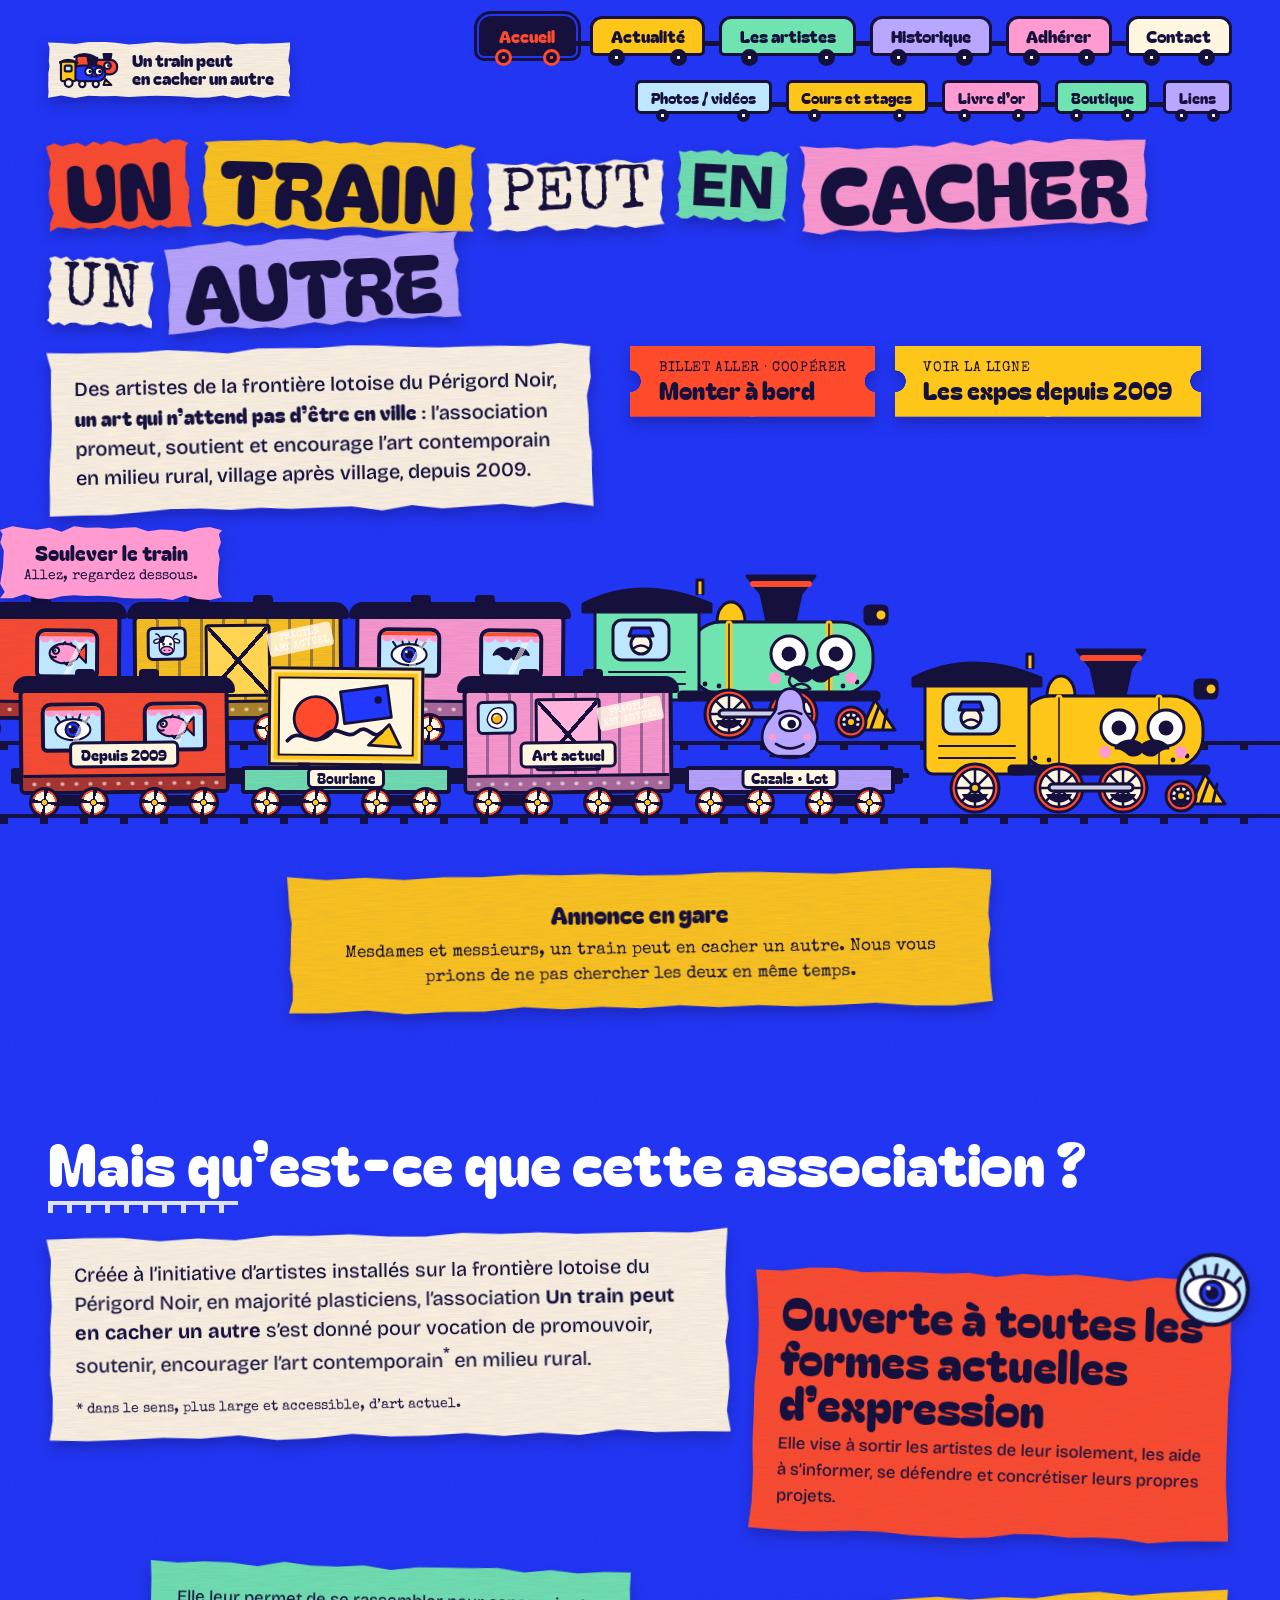
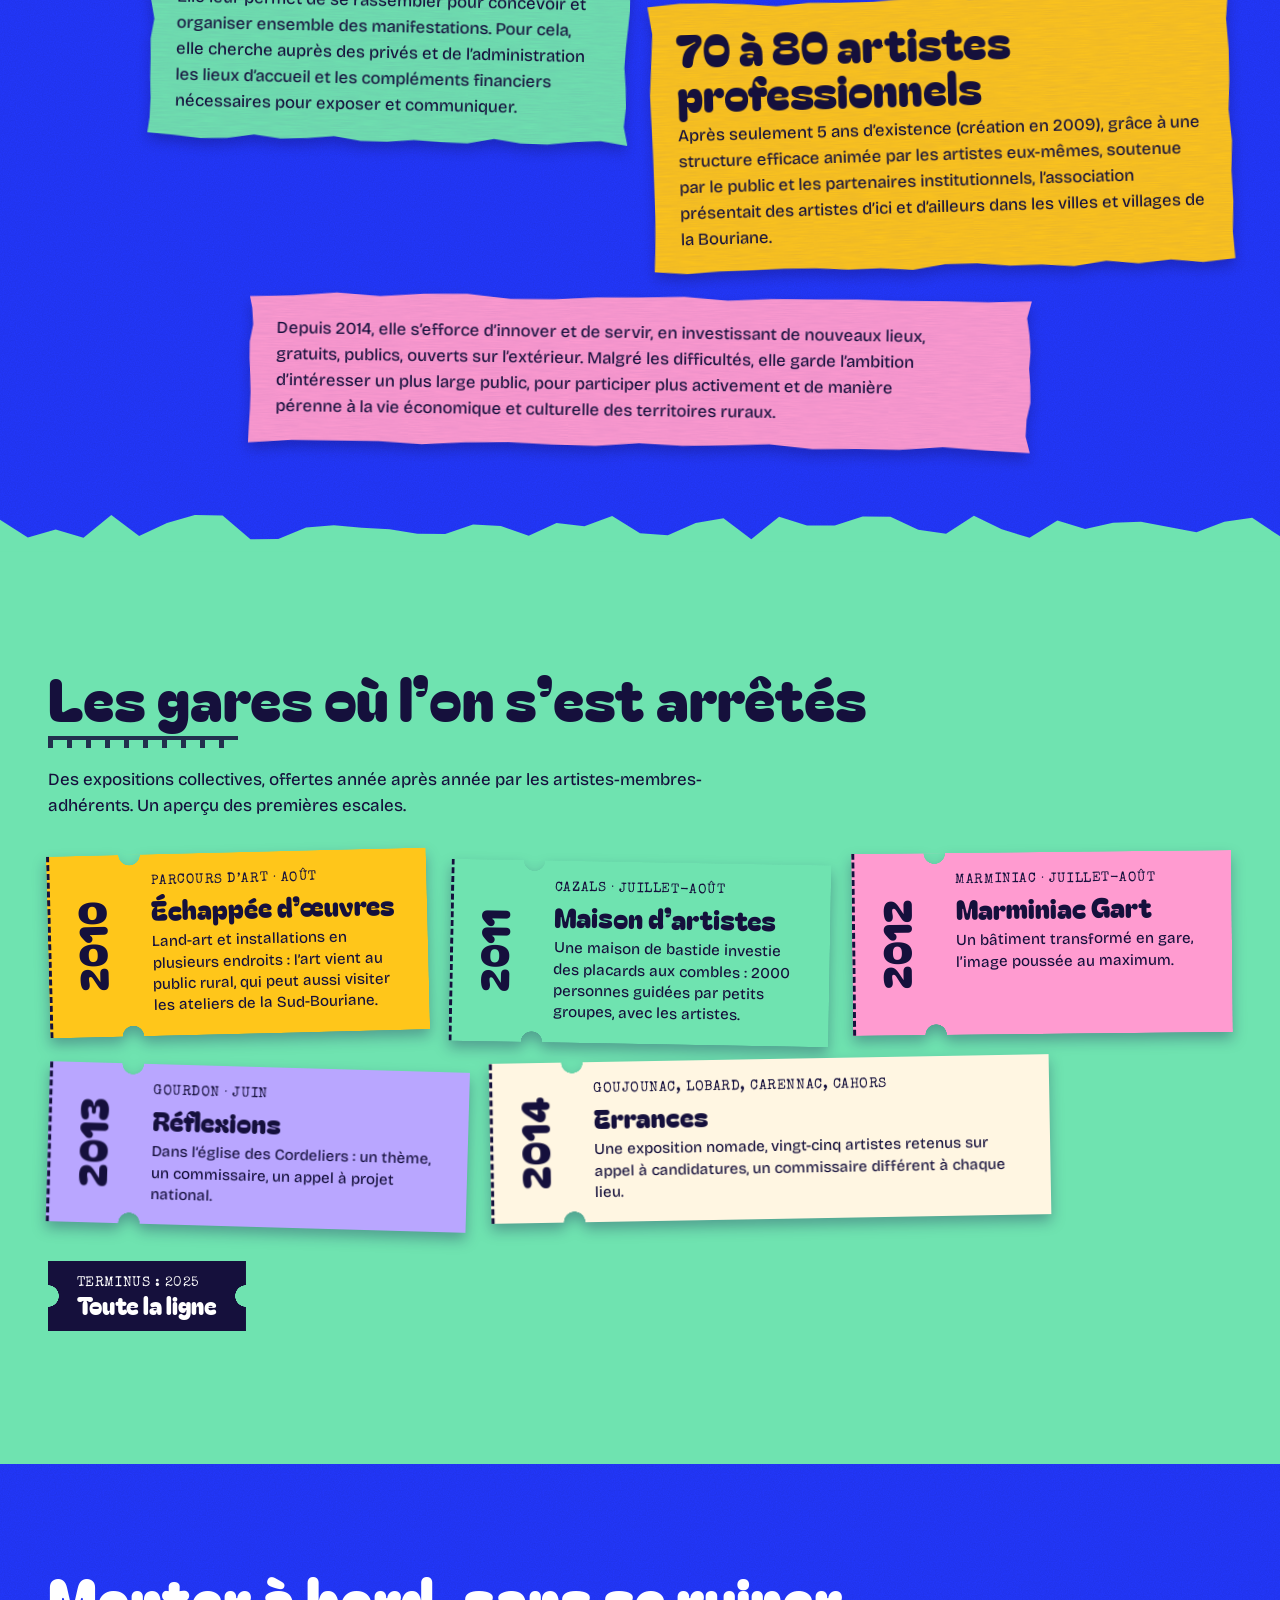
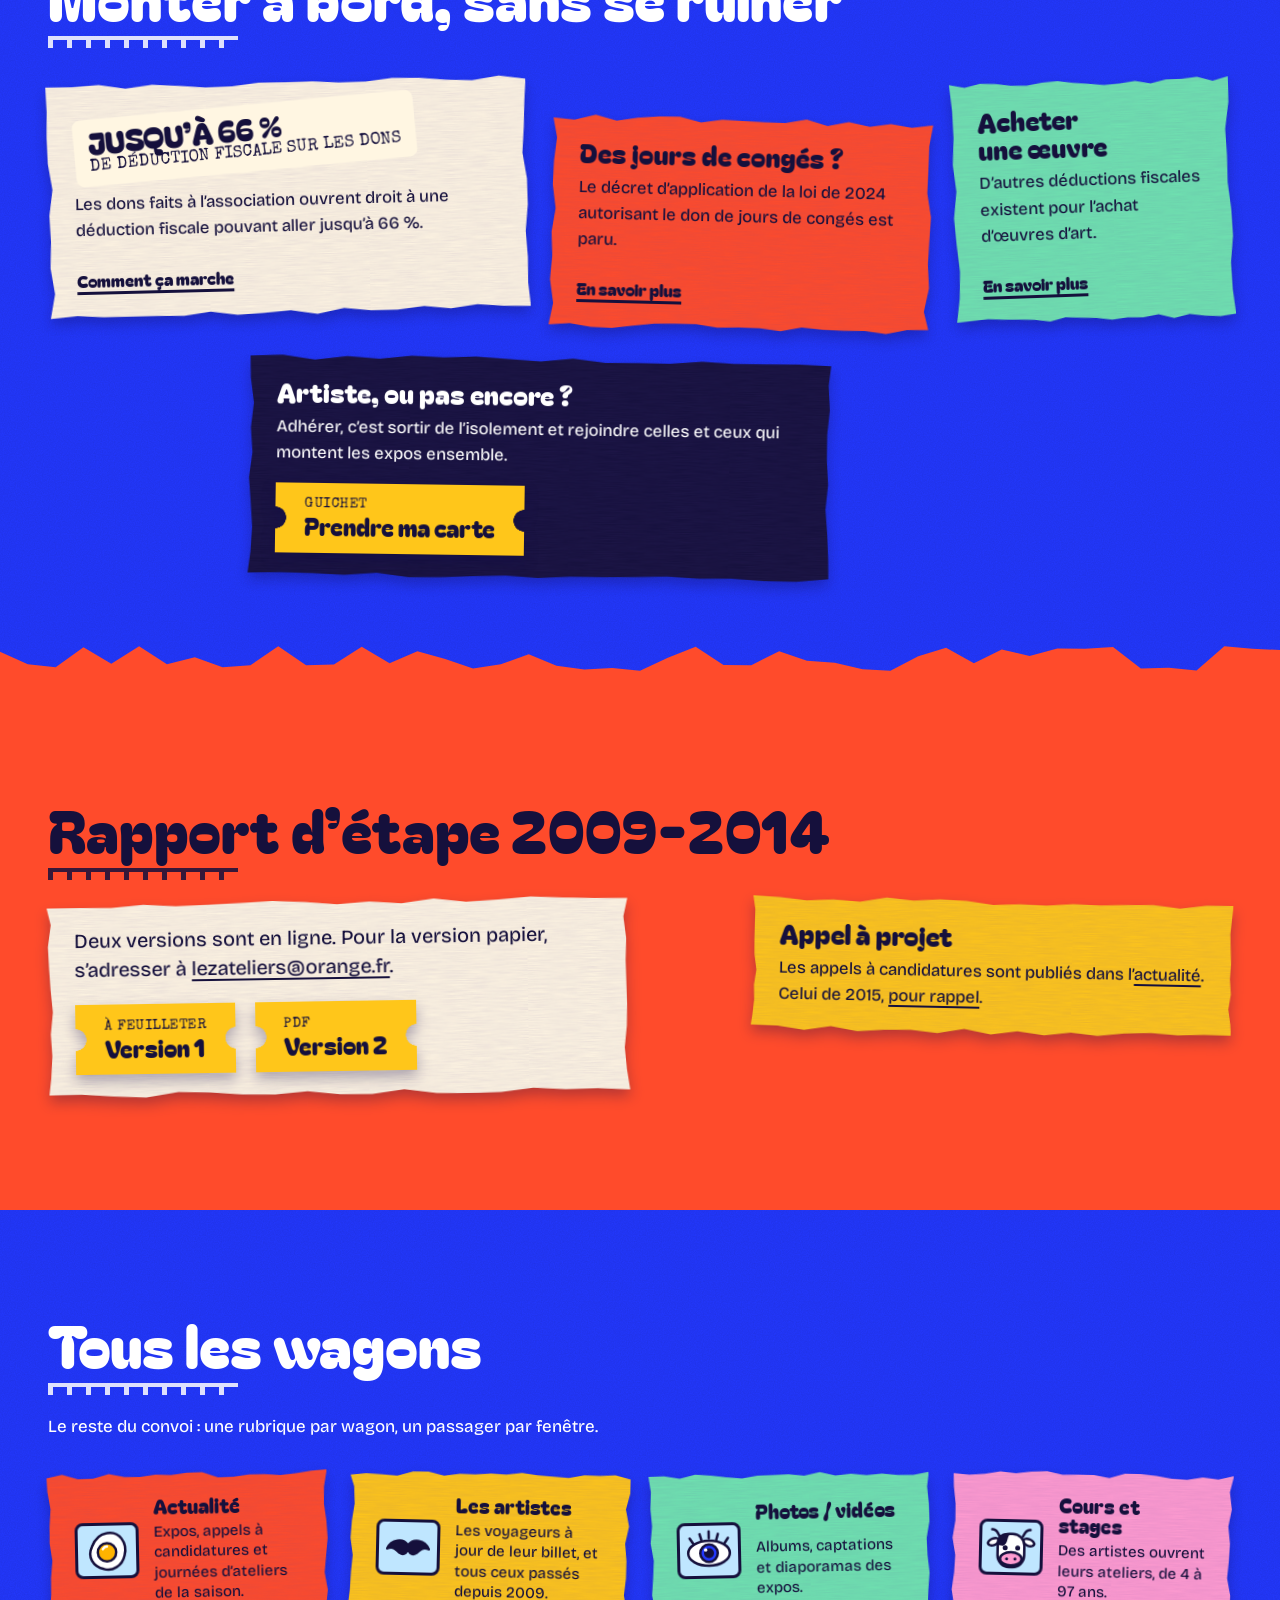
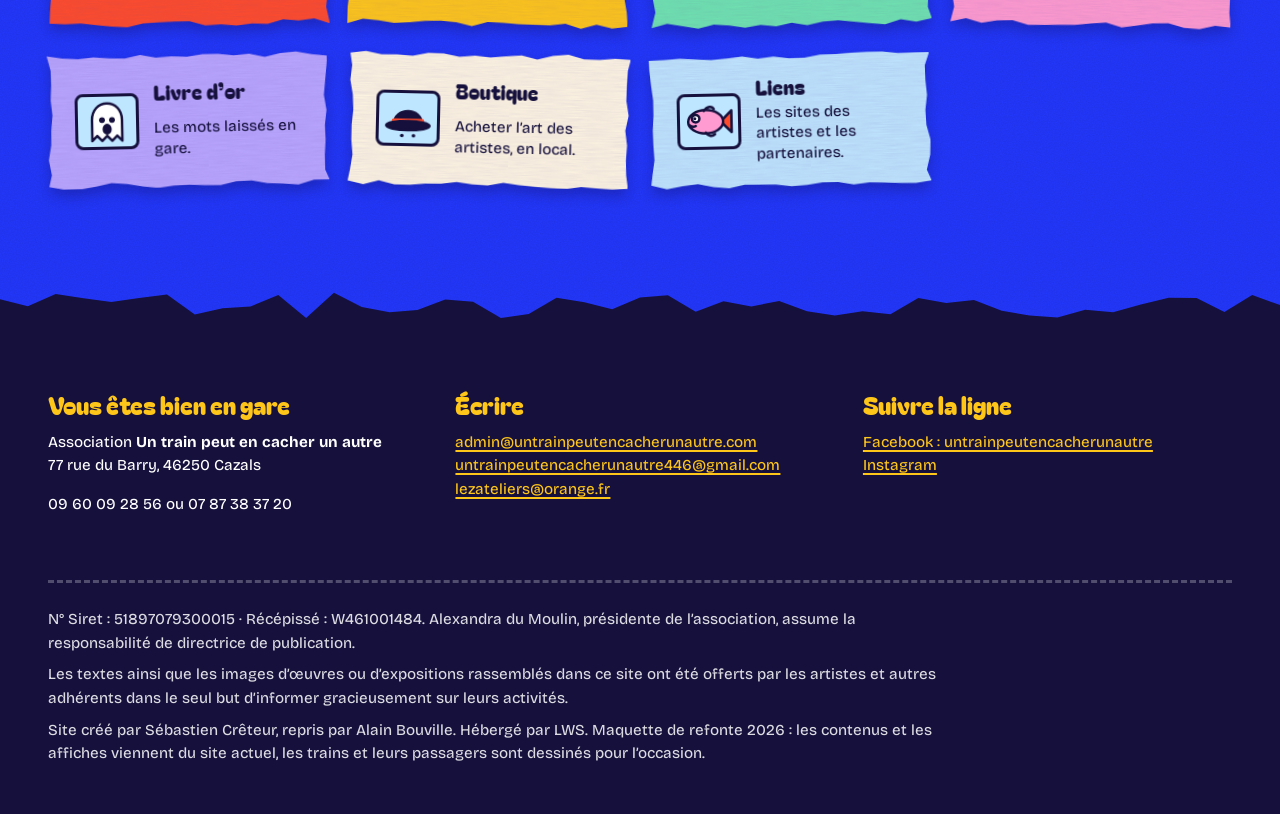
<file: index.html>
<!doctype html>
<html lang="fr">
<head>
<meta charset="utf-8">
<meta name="viewport" content="width=device-width, initial-scale=1">
<title>Un train peut en cacher un autre · art contemporain en milieu rural</title>
<meta name="description" content="Association d’artistes de Cazals (Lot) qui promeut l’art contemporain en milieu rural depuis 2009. Adhérer, donner, voir les expositions.">
<meta name="theme-color" content="#2338ff">
<link rel="stylesheet" href="assets/style.css">
<script>document.documentElement.classList.add("js");try{if(sessionStorage.getItem("utpecua-pass"))document.documentElement.classList.add("arriving")}catch(e){}</script>
</head>
<body data-page="home">
<a class="skip" href="#main">Aller au contenu</a>
<header class="top wrap">
  <a class="brand scrap scrap--tight" href="index.html" aria-label="Un train peut en cacher un autre, accueil"><svg viewBox="0 0 64 40" aria-hidden="true" stroke="#15103c" stroke-width="2.2" stroke-linejoin="round" stroke-linecap="round"><g transform="translate(14 -2)"><path d="M33 12l-1-6h8l-1 6" fill="#15103c"/><rect x="18" y="12" width="28" height="15" rx="7" fill="#ff4b2b"/><rect x="4" y="8" width="17" height="19" rx="2" fill="#ff4b2b"/><path d="M2 9q10-6 21 0" fill="none"/><circle cx="36" cy="18" r="3.4" fill="#fff"/><circle cx="37" cy="18" r="1.4" fill="#15103c" stroke="none"/></g><path d="M31 16l-1.5-8h10L38 16" fill="#15103c"/><rect x="14" y="16" width="34" height="16" rx="8" fill="#2338ff"/><rect x="2" y="12" width="15" height="20" rx="2" fill="#ffc61a"/><path d="M0 13q9-6 19 0" fill="none"/><rect x="6" y="16" width="7" height="6" rx="1.5" fill="#bfe6ff"/><circle cx="31" cy="22" r="4" fill="#fff"/><circle cx="32.2" cy="22" r="1.7" fill="#15103c" stroke="none"/><circle cx="41" cy="22" r="4" fill="#fff"/><circle cx="42.2" cy="22" r="1.7" fill="#15103c" stroke="none"/><path d="M33 28q3-2 6 0" fill="none" stroke-width="1.6"/><circle cx="10" cy="34" r="4" fill="#fff6e2"/><circle cx="24" cy="35" r="3.2" fill="#fff6e2"/><circle cx="38" cy="35" r="3.2" fill="#fff6e2"/><path d="M48 30l6 6h-8z" fill="#ffc61a"/></svg><span>Un train peut<br>en cacher un autre</span></a>
  <button class="menu-toggle" type="button" aria-expanded="false" aria-controls="menu"><span data-label>Tous les wagons</span><small>11 rubriques</small></button>
  <nav class="nav-wrap" id="menu" aria-label="Navigation principale"><ul class="nav-train " aria-label="Rubriques principales"><li><a href="index.html" aria-current="page">Accueil</a></li><li><a href="actualite.html">Actualité</a></li><li><a href="artistes.html">Les artistes</a></li><li><a href="historique.html">Historique</a></li><li><a href="adherer.html">Adhérer</a></li><li><a href="contact.html">Contact</a></li></ul><ul class="nav-train nav-train--freight" aria-label="Autres rubriques"><li><a href="photos.html">Photos / vidéos</a></li><li><a href="cours.html">Cours et stages</a></li><li><a href="livredor.html">Livre d’or</a></li><li><a href="boutique.html">Boutique</a></li><li><a href="liens.html">Liens</a></li></ul></nav>
</header>

<main id="main">
<section class="hero" aria-labelledby="titre">
  <div class="wrap hero__body">
    <h1 class="ransom" id="titre" aria-label="Un train peut en cacher un autre">
      <span class="scrap w1" aria-hidden="true">Un</span><span class="scrap w2" aria-hidden="true">train</span><span class="scrap w3" aria-hidden="true">peut</span><span class="scrap w4" aria-hidden="true">en</span>
      <span class="scrap w5" aria-hidden="true">cacher</span><span class="scrap w6" aria-hidden="true">un</span><span class="scrap w7" aria-hidden="true">autre</span>
    </h1>
    <div class="hero__row">
      <p class="scrap lede">Des artistes de la frontière lotoise du Périgord Noir, <strong>un art qui n’attend pas d’être en ville</strong> : l’association promeut, soutient et encourage l’art contemporain en milieu rural, village après village, depuis 2009.</p>
      <div class="tickets">
        <a class="ticket ticket--hot" href="adherer.html"><small>Billet aller · coopérer</small><strong>Monter à bord</strong></a>
        <a class="ticket" href="historique.html"><small>Voir la ligne</small><strong>Les expos depuis 2009</strong></a>
      </div>
    </div>
  </div>
  <div class="rails wrap-bleed" data-lifted="false">
    <button class="lift" type="button" aria-pressed="false"><span data-label>Soulever le train</span><small data-hint>Allez, regardez dessous.</small></button>
    <div class="track track--back" aria-hidden="true" data-train='{"loco": "mint", "wagons": [["bone", "moustache", "ghost", "Promouvoir", "pass"], ["tomato", "melon", "fish", "Soutenir", "pass"], ["mustard", "cow", "", "Encourager", "fret"], ["pink", "eye", "moustache", "l’art actuel", "pass"]]}'></div>
    <div class="track track--front" aria-hidden="true" data-train='{"loco": "mustard", "wagons": [["tomato", "eye", "fish", "Depuis 2009", "pass"], ["mint", "", "", "Bouriane", "toile"], ["pink", "egg", "", "Art actuel", "fret"], ["lilac", "", "", "Cazals · Lot", "sculpt"]]}'></div>
    <p class="vh">Derrière le premier train, un second porte les verbes de l’association : promouvoir, soutenir, encourager l’art actuel.</p>
  </div>
</section>

<div class="annonce wrap">
  <p class="scrap"><b>Annonce en gare</b>Mesdames et messieurs, un train peut en cacher un autre. Nous vous prions de ne pas chercher les deux en même temps.</p>
</div>

<section class="wrap" aria-labelledby="asso">
  <h2 id="asso">Mais qu’est-ce que cette association ?</h2>
  <div class="collage">
    <div class="scrap a"><p>Créée à l’initiative d’artistes installés sur la frontière lotoise du Périgord Noir, en majorité plasticiens, l’association <strong>Un train peut en cacher un autre</strong> s’est donné pour vocation de promouvoir, soutenir, encourager l’art contemporain<sup>*</sup> en milieu rural.</p><p class="note">* dans le sens, plus large et accessible, d’art actuel.</p></div>
    <div class="scrap b"><span class="pax" data-pax="eye" aria-hidden="true"></span><span class="big">Ouverte à toutes les formes actuelles d’expression</span><p>Elle vise à sortir les artistes de leur isolement, les aide à s’informer, se défendre et concrétiser leurs propres projets.</p></div>
    <div class="scrap c"><p>Elle leur permet de se rassembler pour concevoir et organiser ensemble des manifestations. Pour cela, elle cherche auprès des privés et de l’administration les lieux d’accueil et les compléments financiers nécessaires pour exposer et communiquer.</p></div>
    <div class="scrap d"><span class="big">70 à 80 artistes professionnels</span><p>Après seulement 5 ans d’existence (création en 2009), grâce à une structure efficace animée par les artistes eux-mêmes, soutenue par le public et les partenaires institutionnels, l’association présentait des artistes d’ici et d’ailleurs dans les villes et villages de la Bouriane.</p></div>
    <div class="scrap e"><p>Depuis 2014, elle s’efforce d’innover et de servir, en investissant de nouveaux lieux, gratuits, publics, ouverts sur l’extérieur. Malgré les difficultés, elle garde l’ambition d’intéresser un plus large public, pour participer plus activement et de manière pérenne à la vie économique et culturelle des territoires ruraux.</p></div>
  </div>
</section>

<section class="band torn-top band--mint" aria-labelledby="gares">
  <div class="wrap">
    <h2 id="gares">Les gares où l’on s’est arrêtés</h2>
    <p>Des expositions collectives, offertes année après année par les artistes-membres-adhérents. Un aperçu des premières escales.</p>
    <div class="stubs">
      <a class="stub" href="historique.html#e2010"><span class="stub__y">2010</span><span class="stub__t"><small>Parcours d’art · août</small><h3>Échappée d’œuvres</h3><p>Land-art et installations en plusieurs endroits : l’art vient au public rural, qui peut aussi visiter les ateliers de la Sud-Bouriane.</p></span></a>
      <a class="stub" href="historique.html#e2011"><span class="stub__y">2011</span><span class="stub__t"><small>Cazals · juillet-août</small><h3>Maison d’artistes</h3><p>Une maison de bastide investie des placards aux combles : 2000 personnes guidées par petits groupes, avec les artistes.</p></span></a>
      <a class="stub" href="historique.html#e2012"><span class="stub__y">2012</span><span class="stub__t"><small>Marminiac · juillet-août</small><h3>Marminiac Gart</h3><p>Un bâtiment transformé en gare, l’image poussée au maximum.</p></span></a>
      <a class="stub" href="historique.html#e2013"><span class="stub__y">2013</span><span class="stub__t"><small>Gourdon · juin</small><h3>Réflexions</h3><p>Dans l’église des Cordeliers : un thème, un commissaire, un appel à projet national.</p></span></a>
      <a class="stub" href="historique.html#e2014"><span class="stub__y">2014</span><span class="stub__t"><small>Goujounac, Lobard, Carennac, Cahors</small><h3>Errances</h3><p>Une exposition nomade, vingt-cinq artistes retenus sur appel à candidatures, un commissaire différent à chaque lieu.</p></span></a>
    </div>
    <p class="more"><a class="ticket ticket--ink" href="historique.html" style="display:inline-flex"><small>Terminus : 2025</small><strong>Toute la ligne</strong></a></p>
  </div>
</section>

<section class="wrap" aria-labelledby="bord">
  <h2 id="bord">Monter à bord, sans se ruiner</h2>
  <div class="board">
    <div class="scrap p1"><span class="rubber"><b>Jusqu’à 66 %</b>de déduction fiscale sur les dons</span><p>Les dons faits à l’association ouvrent droit à une déduction fiscale pouvant aller jusqu’à 66 %.</p><a class="more-link" href="adherer.html#donner">Comment ça marche</a></div>
    <div class="scrap p2"><h3>Des jours de congés ?</h3><p>Le décret d’application de la loi de 2024 autorisant le don de jours de congés est paru.</p><a class="more-link" href="adherer.html#conges">En savoir plus</a></div>
    <div class="scrap p3"><h3>Acheter une œuvre</h3><p>D’autres déductions fiscales existent pour l’achat d’œuvres d’art.</p><a class="more-link" href="adherer.html#acheter">En savoir plus</a></div>
    <div class="scrap p4"><h3>Artiste, ou pas encore ?</h3><p>Adhérer, c’est sortir de l’isolement et rejoindre celles et ceux qui montent les expos ensemble.</p><div class="tickets"><a class="ticket" href="adherer.html"><small>Guichet</small><strong>Prendre ma carte</strong></a></div></div>
  </div>
</section>

<section class="band torn-top band--tomato" aria-labelledby="rapport">
  <div class="wrap">
    <h2 id="rapport">Rapport d’étape 2009-2014</h2>
    <div class="collage" style="grid-template-columns:repeat(12,1fr)">
      <div class="scrap a" style="grid-column:1 / span 6;--c:var(--bone)"><p>Deux versions sont en ligne. Pour la version papier, s’adresser à <a href="mailto:lezateliers@orange.fr">lezateliers@orange.fr</a>.</p><div class="tickets"><a class="ticket" href="http://fr.calameo.com/read/004282332490dbab136a6" target="_blank" rel="noopener"><small>À feuilleter</small><strong>Version 1</strong><span class="vh"> (nouvel onglet)</span></a><a class="ticket" href="https://www.untrainpeutencacherunautre.com/images/rapportdetape.pdf" target="_blank" rel="noopener"><small>PDF</small><strong>Version 2</strong><span class="vh"> (nouvel onglet)</span></a></div></div>
      <div class="scrap c" style="grid-column:8 / span 5;--c:var(--mustard)"><h3>Appel à projet</h3><p>Les appels à candidatures sont publiés dans l’<a href="actualite.html">actualité</a>. Celui de 2015, <a href="https://www.untrainpeutencacherunautre.com/images/appel2015.pdf" target="_blank" rel="noopener">pour rappel<span class="vh"> (nouvel onglet)</span></a>.</p></div>
    </div>
  </div>
</section>

<section class="wrap" aria-labelledby="wagons">
  <h2 id="wagons">Tous les wagons</h2>
  <p>Le reste du convoi : une rubrique par wagon, un passager par fenêtre.</p>
  <div class="depot"><a class="scrap" href="actualite.html"><span class="win" data-pax="egg" aria-hidden="true"></span><strong>Actualité</strong><span>Expos, appels à candidatures et journées d’ateliers de la saison.</span></a><a class="scrap" href="artistes.html"><span class="win" data-pax="moustache" aria-hidden="true"></span><strong>Les artistes</strong><span>Les voyageurs à jour de leur billet, et tous ceux passés depuis 2009.</span></a><a class="scrap" href="photos.html"><span class="win" data-pax="eye" aria-hidden="true"></span><strong>Photos / vidéos</strong><span>Albums, captations et diaporamas des expos.</span></a><a class="scrap" href="cours.html"><span class="win" data-pax="cow" aria-hidden="true"></span><strong>Cours et stages</strong><span>Des artistes ouvrent leurs ateliers, de 4 à 97 ans.</span></a><a class="scrap" href="livredor.html"><span class="win" data-pax="ghost" aria-hidden="true"></span><strong>Livre d’or</strong><span>Les mots laissés en gare.</span></a><a class="scrap" href="boutique.html"><span class="win" data-pax="melon" aria-hidden="true"></span><strong>Boutique</strong><span>Acheter l’art des artistes, en local.</span></a><a class="scrap" href="liens.html"><span class="win" data-pax="fish" aria-hidden="true"></span><strong>Liens</strong><span>Les sites des artistes et les partenaires.</span></a></div>
</section>
</main>
<footer class="foot torn-top">
  <div class="wrap">
    <div class="cols">
      <div>
        <h2>Vous êtes bien en gare</h2>
        <p>Association <strong>Un train peut en cacher un autre</strong><br>77 rue du Barry, 46250 Cazals</p>
        <p>09 60 09 28 56 ou 07 87 38 37 20</p>
      </div>
      <div>
        <h2>Écrire</h2>
        <p><a href="mailto:admin@untrainpeutencacherunautre.com">admin@untrainpeutencacherunautre.com</a><br>
        <a href="mailto:untrainpeutencacherunautre446@gmail.com">untrainpeutencacherunautre446@gmail.com</a><br>
        <a href="mailto:lezateliers@orange.fr">lezateliers@orange.fr</a></p>
      </div>
      <div>
        <h2>Suivre la ligne</h2>
        <p><a href="http://www.facebook.com/Untrain46250" target="_blank" rel="noopener">Facebook : untrainpeutencacherunautre<span class="vh"> (nouvel onglet)</span></a><br><a href="https://www.instagram.com/p/CZyYAz2MYJ1/" target="_blank" rel="noopener">Instagram<span class="vh"> (nouvel onglet)</span></a></p>
      </div>
    </div>
    <div class="legal">
      <p>N° Siret : 51897079300015 · Récépissé : W461001484. Alexandra du Moulin, présidente de l’association, assume la responsabilité de directrice de publication.</p>
      <p>Les textes ainsi que les images d’œuvres ou d’expositions rassemblés dans ce site ont été offerts par les artistes et autres adhérents dans le seul but d’informer gracieusement sur leurs activités.</p>
      <p>Site créé par Sébastien Crêteur, repris par Alain Bouville. Hébergé par LWS. Maquette de refonte 2026 : les contenus et les affiches viennent du site actuel, les trains et leurs passagers sont dessinés pour l’occasion.</p>
    </div>
  </div>
</footer>
<script src="assets/app.js"></script>
</body>
</html>
</file>
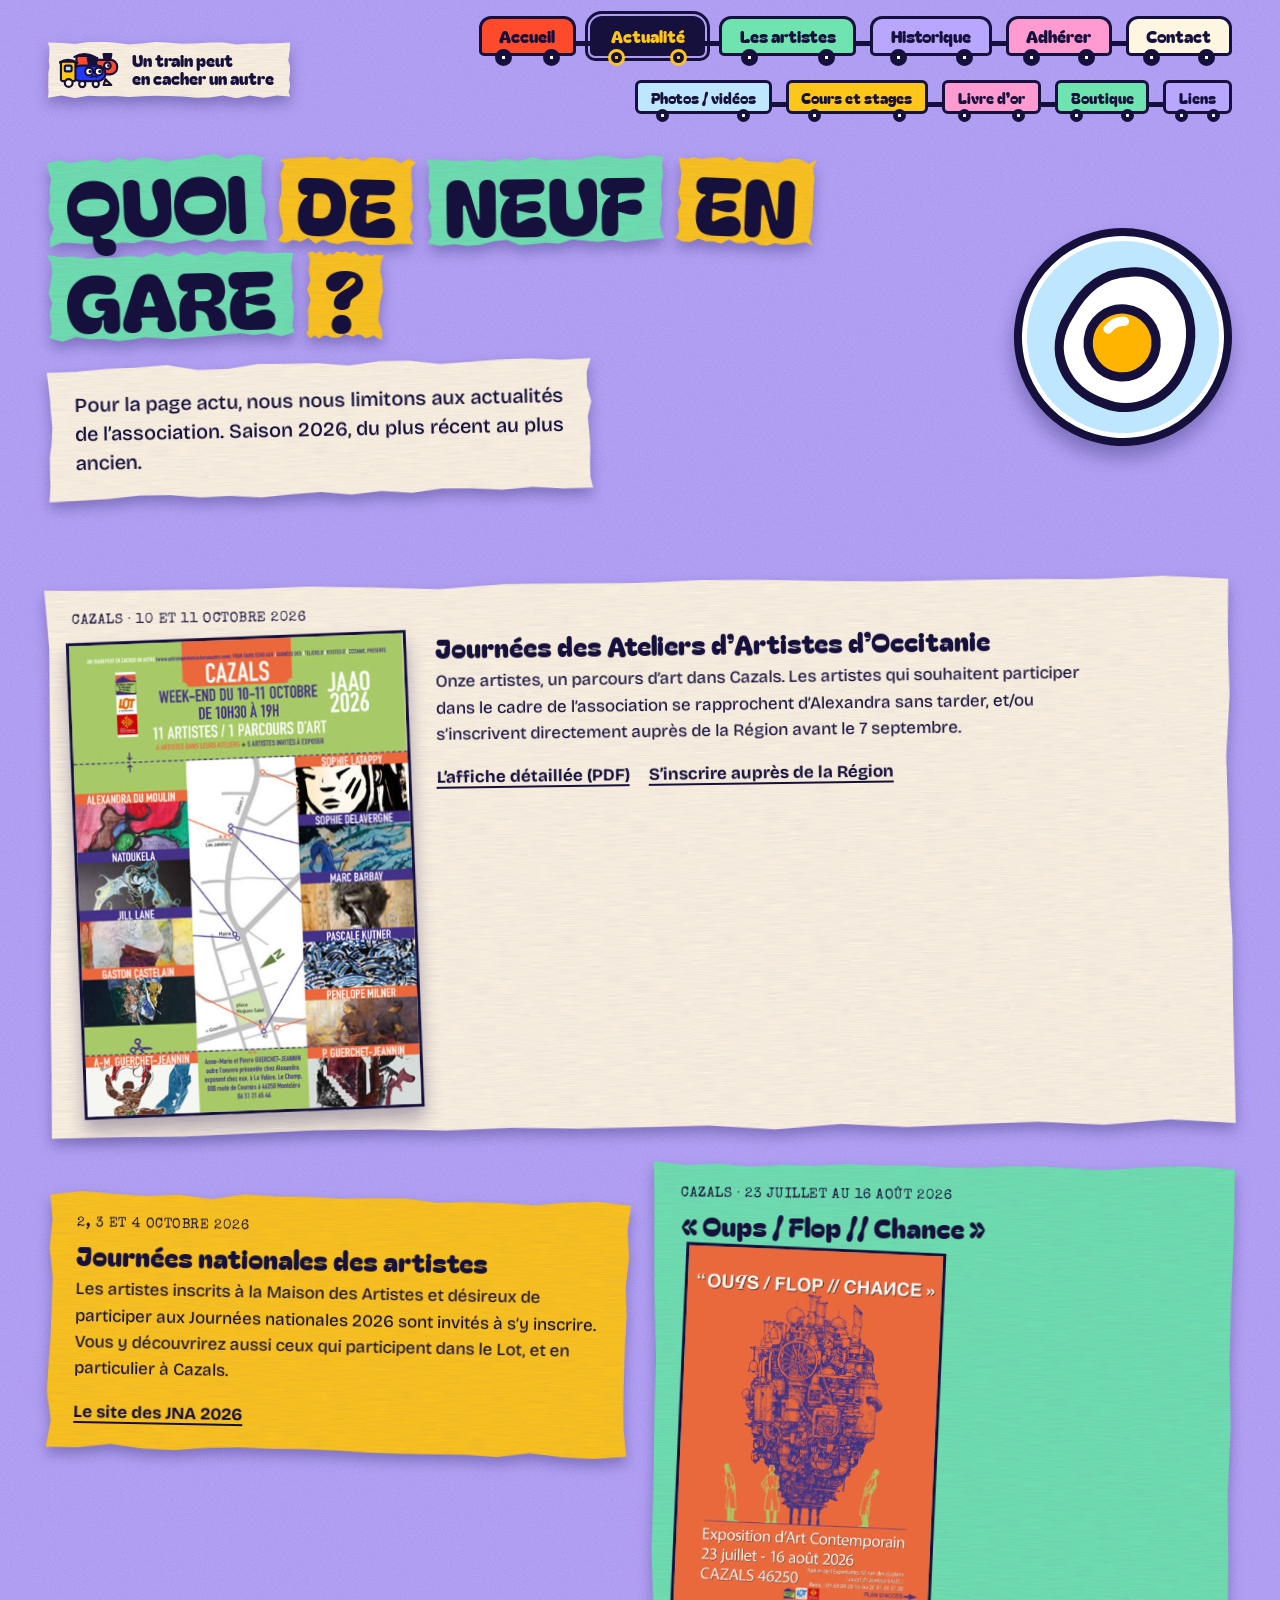
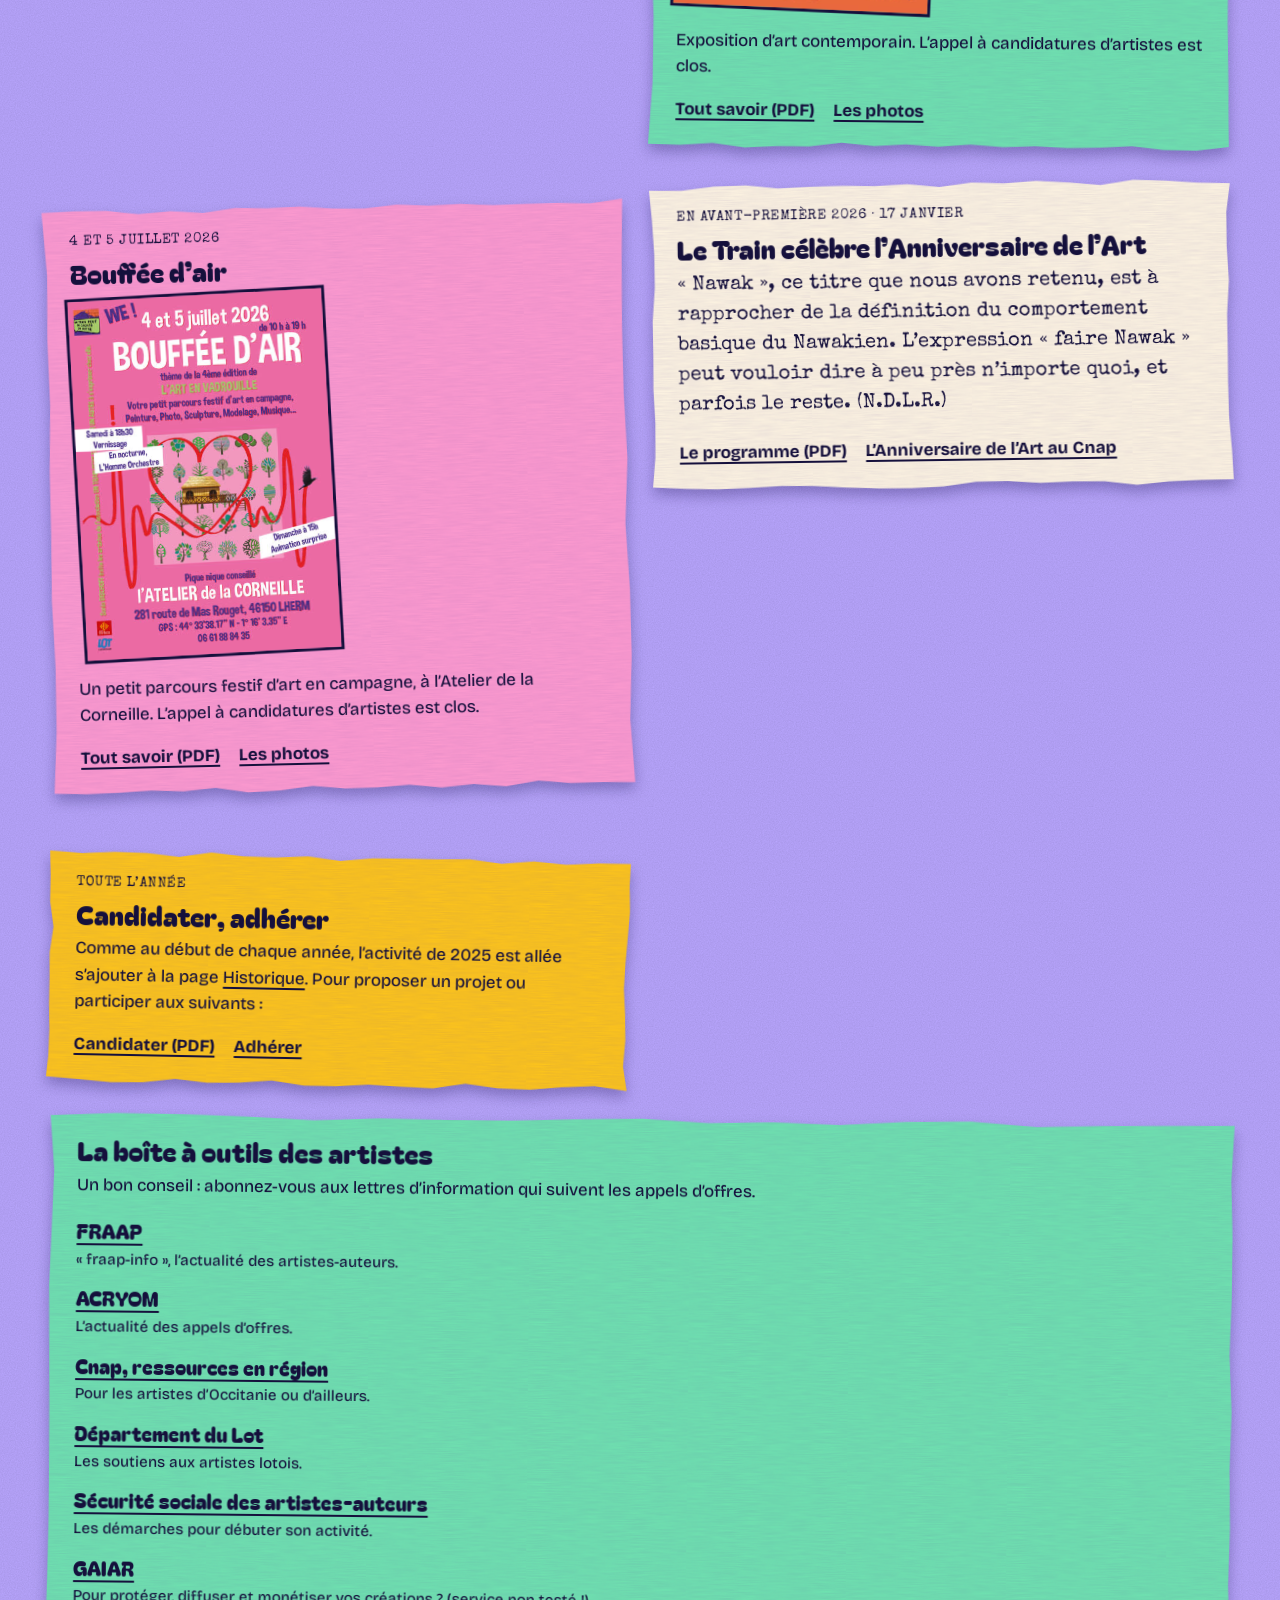
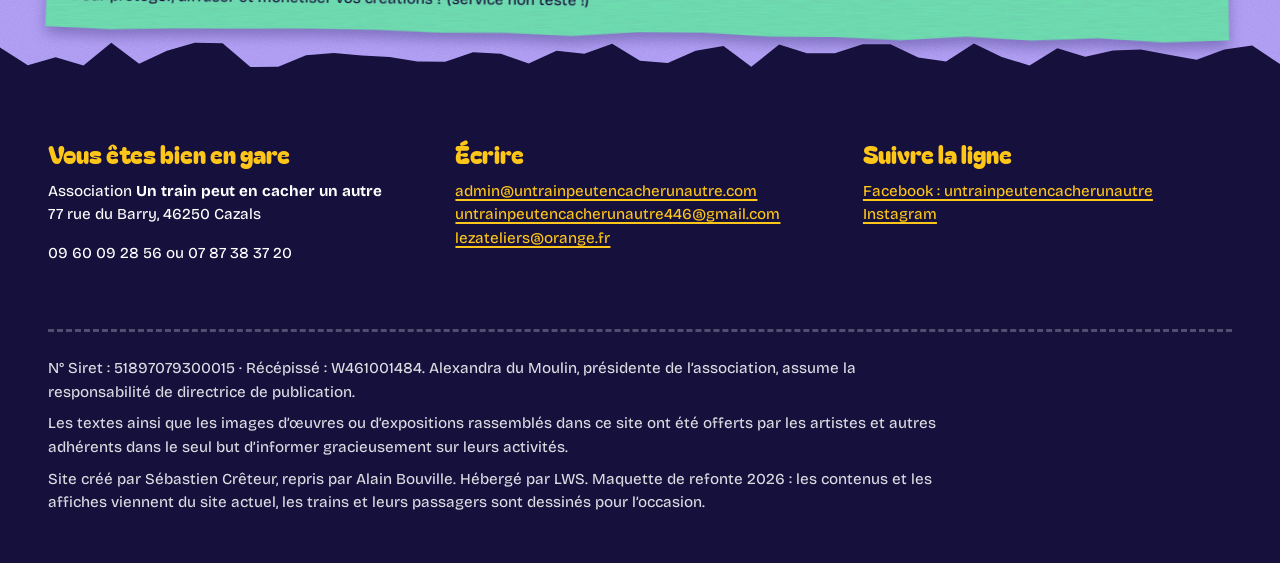
<file: actualite.html>
<!doctype html>
<html lang="fr">
<head>
<meta charset="utf-8">
<meta name="viewport" content="width=device-width, initial-scale=1">
<title>Actualité · Un train peut en cacher un autre</title>
<meta name="description" content="Expositions, appels à candidatures et journées d’ateliers de l’association Un train peut en cacher un autre.">
<meta name="theme-color" content="#2338ff">
<link rel="stylesheet" href="assets/style.css">
<script>document.documentElement.classList.add("js");try{if(sessionStorage.getItem("utpecua-pass"))document.documentElement.classList.add("arriving")}catch(e){}</script>
</head>
<body data-page="actu">
<a class="skip" href="#main">Aller au contenu</a>
<header class="top wrap">
  <a class="brand scrap scrap--tight" href="index.html" aria-label="Un train peut en cacher un autre, accueil"><svg viewBox="0 0 64 40" aria-hidden="true" stroke="#15103c" stroke-width="2.2" stroke-linejoin="round" stroke-linecap="round"><g transform="translate(14 -2)"><path d="M33 12l-1-6h8l-1 6" fill="#15103c"/><rect x="18" y="12" width="28" height="15" rx="7" fill="#ff4b2b"/><rect x="4" y="8" width="17" height="19" rx="2" fill="#ff4b2b"/><path d="M2 9q10-6 21 0" fill="none"/><circle cx="36" cy="18" r="3.4" fill="#fff"/><circle cx="37" cy="18" r="1.4" fill="#15103c" stroke="none"/></g><path d="M31 16l-1.5-8h10L38 16" fill="#15103c"/><rect x="14" y="16" width="34" height="16" rx="8" fill="#2338ff"/><rect x="2" y="12" width="15" height="20" rx="2" fill="#ffc61a"/><path d="M0 13q9-6 19 0" fill="none"/><rect x="6" y="16" width="7" height="6" rx="1.5" fill="#bfe6ff"/><circle cx="31" cy="22" r="4" fill="#fff"/><circle cx="32.2" cy="22" r="1.7" fill="#15103c" stroke="none"/><circle cx="41" cy="22" r="4" fill="#fff"/><circle cx="42.2" cy="22" r="1.7" fill="#15103c" stroke="none"/><path d="M33 28q3-2 6 0" fill="none" stroke-width="1.6"/><circle cx="10" cy="34" r="4" fill="#fff6e2"/><circle cx="24" cy="35" r="3.2" fill="#fff6e2"/><circle cx="38" cy="35" r="3.2" fill="#fff6e2"/><path d="M48 30l6 6h-8z" fill="#ffc61a"/></svg><span>Un train peut<br>en cacher un autre</span></a>
  <button class="menu-toggle" type="button" aria-expanded="false" aria-controls="menu"><span data-label>Tous les wagons</span><small>11 rubriques</small></button>
  <nav class="nav-wrap" id="menu" aria-label="Navigation principale"><ul class="nav-train " aria-label="Rubriques principales"><li><a href="index.html">Accueil</a></li><li><a href="actualite.html" aria-current="page">Actualité</a></li><li><a href="artistes.html">Les artistes</a></li><li><a href="historique.html">Historique</a></li><li><a href="adherer.html">Adhérer</a></li><li><a href="contact.html">Contact</a></li></ul><ul class="nav-train nav-train--freight" aria-label="Autres rubriques"><li><a href="photos.html">Photos / vidéos</a></li><li><a href="cours.html">Cours et stages</a></li><li><a href="livredor.html">Livre d’or</a></li><li><a href="boutique.html">Boutique</a></li><li><a href="liens.html">Liens</a></li></ul></nav>
</header>
<main id="main">
<div class="wrap page-head"><div class="page-head__txt">
  <h1 class="ransom ransom--page" aria-label="Quoi de neuf en gare ?"><span class="scrap c-mint" style="--r:-2.2deg" aria-hidden="true">Quoi</span><span class="scrap c-mustard" style="--r:1.6deg" aria-hidden="true">de</span><span class="scrap c-mint" style="--r:-0.8deg" aria-hidden="true">neuf</span><span class="scrap c-mustard" style="--r:2.4deg" aria-hidden="true">en</span><span class="scrap c-mint" style="--r:-1.5deg" aria-hidden="true">gare</span><span class="scrap c-mustard" style="--r:1deg" aria-hidden="true">?</span></h1>
  <p class="scrap lede" style="--c:var(--bone)">Pour la page actu, nous nous limitons aux actualités de l’association. Saison 2026, du plus récent au plus ancien.</p>
</div><div class="porthole" aria-hidden="true"><span data-pax="egg"></span></div></div>

<div class="wrap">
  <div class="news">
    <article class="scrap wide"><span class="when">Cazals · 10 et 11 octobre 2026</span><div class="poster"><img width="427" height="602" src="assets/img/jaao26-aff.jpg" alt="Affiche JAAO 2026 à Cazals : week-end du 10-11 octobre de 10 h 30 à 19 h, 11 artistes, 1 parcours d’art, avec un plan du village." loading="lazy">
      <div><h2 class="sub">Journées des Ateliers d’Artistes d’Occitanie</h2><p>Onze artistes, un parcours d’art dans Cazals. Les artistes qui souhaitent participer dans le cadre de l’association se rapprochent d’Alexandra sans tarder, et/ou s’inscrivent directement auprès de la Région avant le 7 septembre.</p>
      <p class="links-row"><a href="https://www.untrainpeutencacherunautre.com/images/JAAO26.pdf" target="_blank" rel="noopener">L’affiche détaillée (PDF)<span class="vh"> (nouvel onglet)</span></a><a href="https://www.laregion.fr/-Journee-des-Ateliers-d-Artistes-d-Occitanie-" target="_blank" rel="noopener">S’inscrire auprès de la Région<span class="vh"> (nouvel onglet)</span></a></p></div></div></article>
    <article class="scrap"><span class="when">2, 3 et 4 octobre 2026</span><h2 class="sub">Journées nationales des artistes</h2><p>Les artistes inscrits à la Maison des Artistes et désireux de participer aux Journées nationales 2026 sont invités à s’y inscrire. Vous y découvrirez aussi ceux qui participent dans le Lot, et en particulier à Cazals.</p><p class="links-row"><a href="https://lesjourneesnationalesdesartistes.fr/site/jna2026/" target="_blank" rel="noopener">Le site des JNA 2026<span class="vh"> (nouvel onglet)</span></a></p></article>
    <article class="scrap"><span class="when">Cazals · 23 juillet au 16 août 2026</span><h2 class="sub">« Oups / Flop // Chance »</h2><img width="427" height="602" src="assets/img/oups-recto.jpg" alt="Affiche orange de l’exposition d’art contemporain Oups / Flop // Chance, 23 juillet - 16 août 2026, Cazals." loading="lazy" style="width:min(100%,260px);height:auto;border:3px solid var(--ink);margin:0.4rem 0 1rem;transform:rotate(2deg)"><p>Exposition d’art contemporain. L’appel à candidatures d’artistes est clos.</p><p class="links-row"><a href="https://www.untrainpeutencacherunautre.com/images/PJ-oups.pdf" target="_blank" rel="noopener">Tout savoir (PDF)<span class="vh"> (nouvel onglet)</span></a><a href="https://photos.app.goo.gl/BbrTqDmV91ozp6cu8" target="_blank" rel="noopener">Les photos<span class="vh"> (nouvel onglet)</span></a></p></article>
    <article class="scrap"><span class="when">4 et 5 juillet 2026</span><h2 class="sub">Bouffée d’air</h2><img width="427" height="604" src="assets/img/aff-bouffeedair-web.jpg" alt="Affiche rose Bouffée d’air, 4 et 5 juillet 2026, petit parcours festif d’art en campagne à l’Atelier de la Corneille." loading="lazy" style="width:min(100%,260px);height:auto;border:3px solid var(--ink);margin:0.4rem 0 1rem;transform:rotate(-2deg)"><p>Un petit parcours festif d’art en campagne, à l’Atelier de la Corneille. L’appel à candidatures d’artistes est clos.</p><p class="links-row"><a href="https://www.untrainpeutencacherunautre.com/images/appel%20bouffee%20dair%202026%20copie.pdf" target="_blank" rel="noopener">Tout savoir (PDF)<span class="vh"> (nouvel onglet)</span></a><a href="https://photos.app.goo.gl/QUbnVwsZA2qrGqJn8" target="_blank" rel="noopener">Les photos<span class="vh"> (nouvel onglet)</span></a></p></article>
    <article class="scrap"><span class="when">En avant-première 2026 · 17 janvier</span><h2 class="sub">Le Train célèbre l’Anniversaire de l’Art</h2><p class="quote">« Nawak », ce titre que nous avons retenu, est à rapprocher de la définition du comportement basique du Nawakien. L’expression « faire Nawak » peut vouloir dire à peu près n’importe quoi, et parfois le reste. (N.D.L.R.)</p><p class="links-row"><a href="https://www.untrainpeutencacherunautre.com/images/Le_Train_celebre_lart%2017jan26.pdf" target="_blank" rel="noopener">Le programme (PDF)<span class="vh"> (nouvel onglet)</span></a><a href="https://www.cnap.fr/lanniversaire-de-lart" target="_blank" rel="noopener">L’Anniversaire de l’Art au Cnap<span class="vh"> (nouvel onglet)</span></a></p></article>
    <article class="scrap"><span class="when">Toute l’année</span><h2 class="sub">Candidater, adhérer</h2><p>Comme au début de chaque année, l’activité de 2025 est allée s’ajouter à la page <a href="historique.html">Historique</a>. Pour proposer un projet ou participer aux suivants :</p><p class="links-row"><a href="https://www.untrainpeutencacherunautre.com/images/candidater.pdf" target="_blank" rel="noopener">Candidater (PDF)<span class="vh"> (nouvel onglet)</span></a><a href="adherer.html">Adhérer</a></p></article>
    <article class="scrap wide"><h2 class="sub">La boîte à outils des artistes</h2><p>Un bon conseil : abonnez-vous aux lettres d’information qui suivent les appels d’offres.</p>
      <ul class="toolbox">
        <li><a href="http://www.fraap.org/" target="_blank" rel="noopener">FRAAP<span class="vh"> (nouvel onglet)</span></a><small>« fraap-info », l’actualité des artistes-auteurs.</small></li>
        <li><a href="http://www.acryom.com" target="_blank" rel="noopener">ACRYOM<span class="vh"> (nouvel onglet)</span></a><small>L’actualité des appels d’offres.</small></li>
        <li><a href="https://www.cnap.fr/ressource-professionnelle/ressources-en-region" target="_blank" rel="noopener">Cnap, ressources en région<span class="vh"> (nouvel onglet)</span></a><small>Pour les artistes d’Occitanie ou d’ailleurs.</small></li>
        <li><a href="http://lot.fr/soutiens-aux-artistes-lotois" target="_blank" rel="noopener">Département du Lot<span class="vh"> (nouvel onglet)</span></a><small>Les soutiens aux artistes lotois.</small></li>
        <li><a href="https://www.secu-artistes-auteurs.fr/" target="_blank" rel="noopener">Sécurité sociale des artistes-auteurs<span class="vh"> (nouvel onglet)</span></a><small>Les démarches pour débuter son activité.</small></li>
        <li><a href="https://www.gaiar.com/" target="_blank" rel="noopener">GAIAR<span class="vh"> (nouvel onglet)</span></a><small>Pour protéger, diffuser et monétiser vos créations ? (service non testé !)</small></li>
      </ul></article>
  </div>
</div>
</main>
<footer class="foot torn-top">
  <div class="wrap">
    <div class="cols">
      <div>
        <h2>Vous êtes bien en gare</h2>
        <p>Association <strong>Un train peut en cacher un autre</strong><br>77 rue du Barry, 46250 Cazals</p>
        <p>09 60 09 28 56 ou 07 87 38 37 20</p>
      </div>
      <div>
        <h2>Écrire</h2>
        <p><a href="mailto:admin@untrainpeutencacherunautre.com">admin@untrainpeutencacherunautre.com</a><br>
        <a href="mailto:untrainpeutencacherunautre446@gmail.com">untrainpeutencacherunautre446@gmail.com</a><br>
        <a href="mailto:lezateliers@orange.fr">lezateliers@orange.fr</a></p>
      </div>
      <div>
        <h2>Suivre la ligne</h2>
        <p><a href="http://www.facebook.com/Untrain46250" target="_blank" rel="noopener">Facebook : untrainpeutencacherunautre<span class="vh"> (nouvel onglet)</span></a><br><a href="https://www.instagram.com/p/CZyYAz2MYJ1/" target="_blank" rel="noopener">Instagram<span class="vh"> (nouvel onglet)</span></a></p>
      </div>
    </div>
    <div class="legal">
      <p>N° Siret : 51897079300015 · Récépissé : W461001484. Alexandra du Moulin, présidente de l’association, assume la responsabilité de directrice de publication.</p>
      <p>Les textes ainsi que les images d’œuvres ou d’expositions rassemblés dans ce site ont été offerts par les artistes et autres adhérents dans le seul but d’informer gracieusement sur leurs activités.</p>
      <p>Site créé par Sébastien Crêteur, repris par Alain Bouville. Hébergé par LWS. Maquette de refonte 2026 : les contenus et les affiches viennent du site actuel, les trains et leurs passagers sont dessinés pour l’occasion.</p>
    </div>
  </div>
</footer>
<script src="assets/app.js"></script>
</body>
</html>
</file>
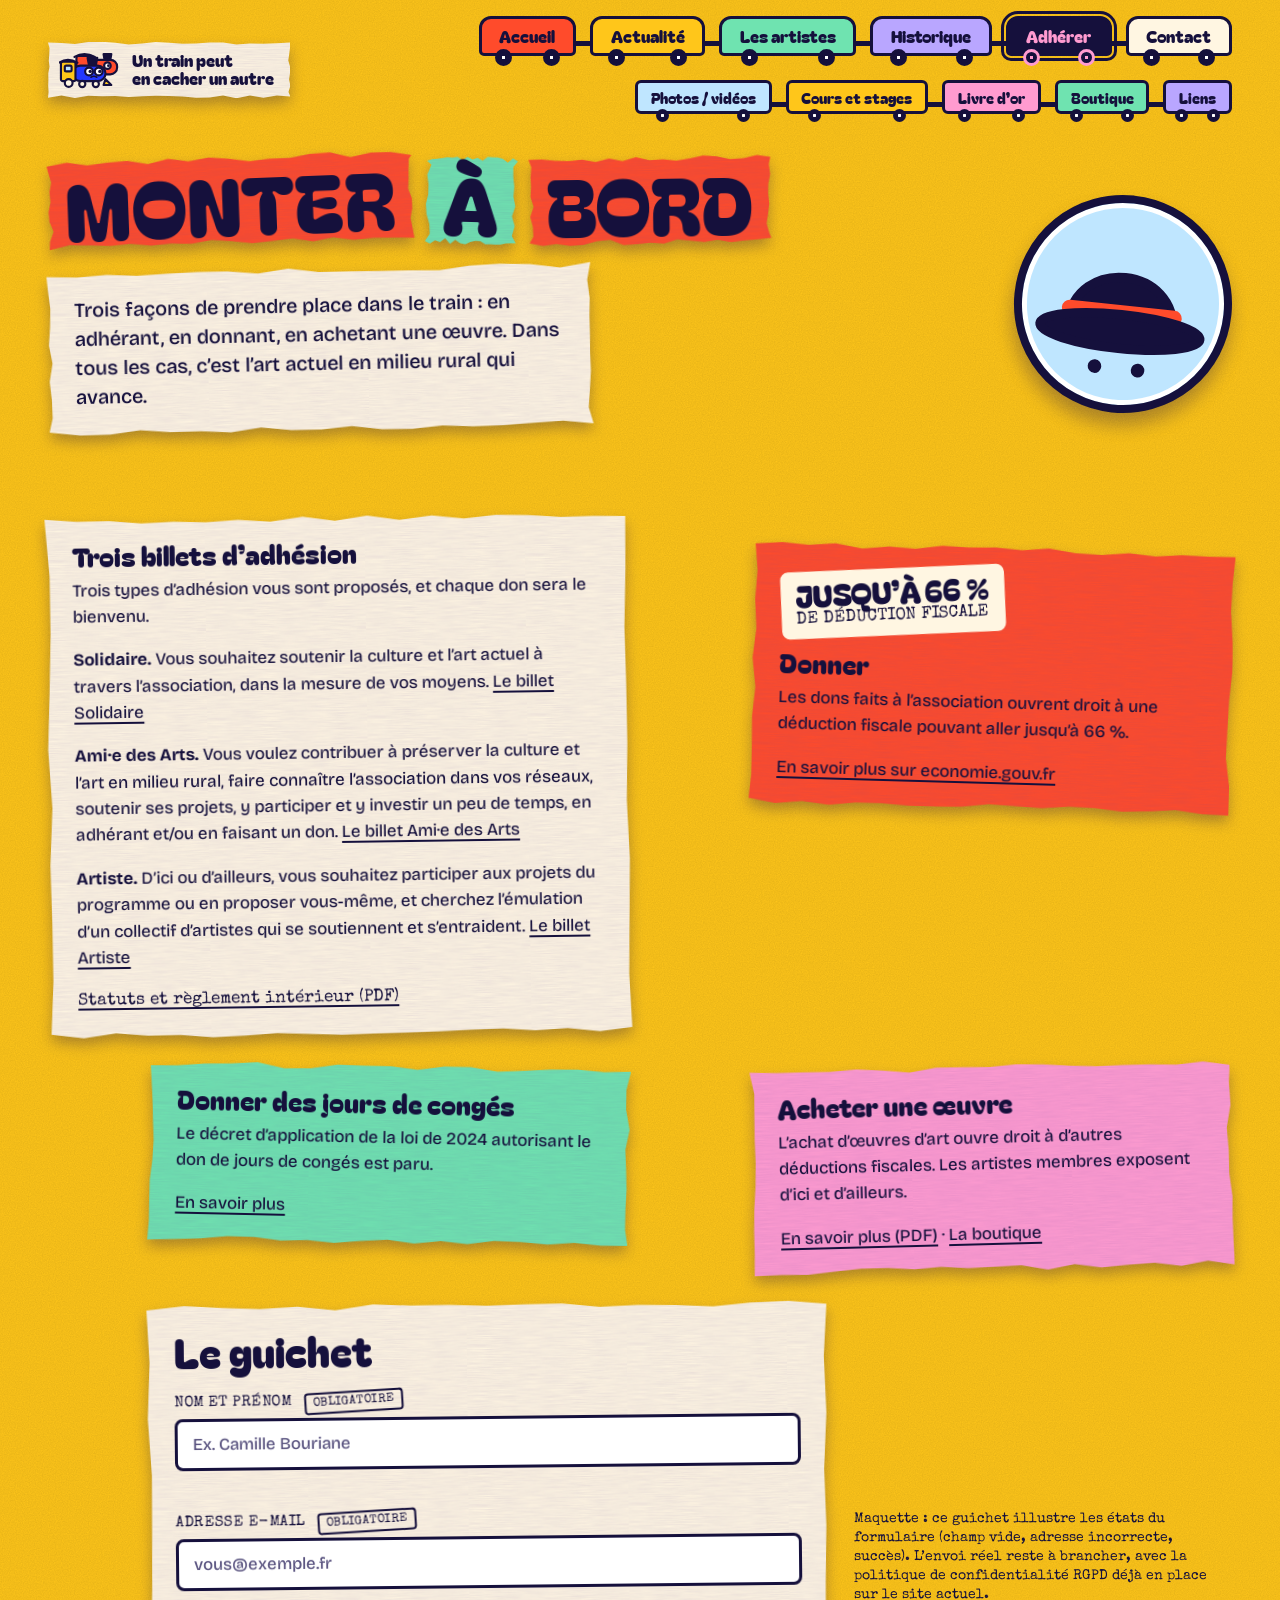
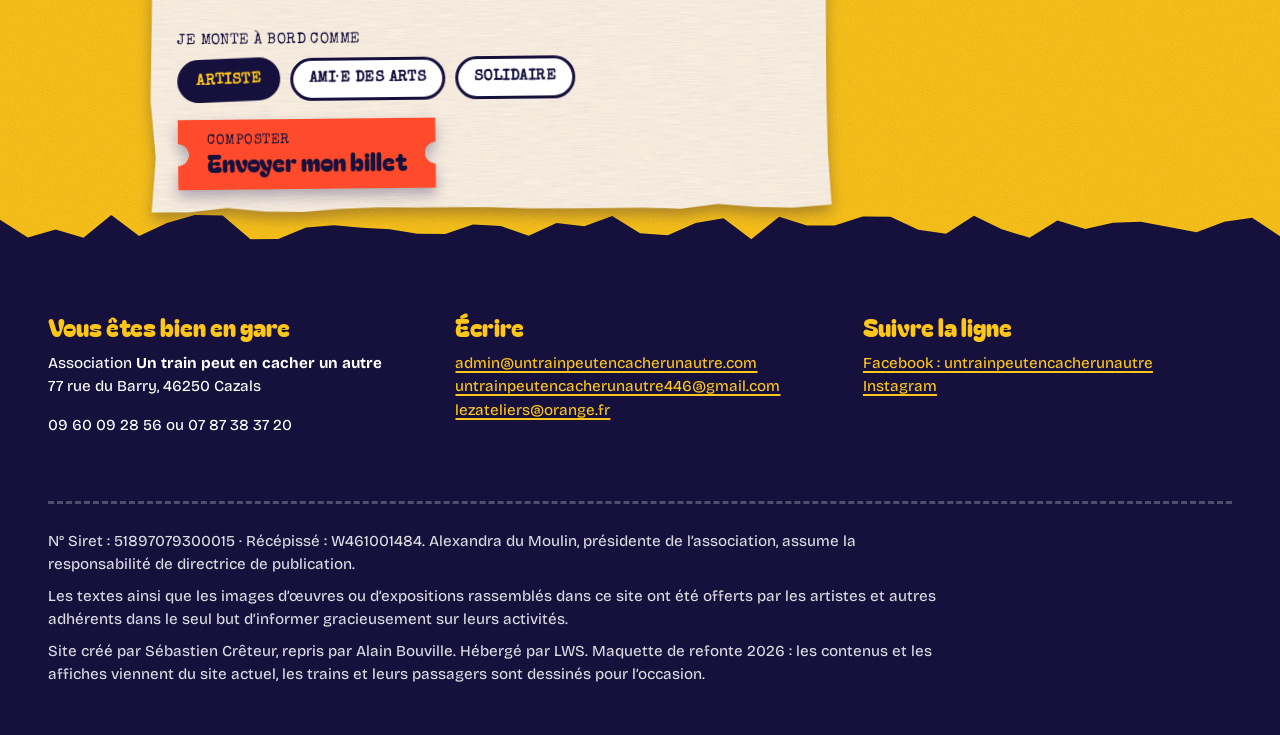
<file: adherer.html>
<!doctype html>
<html lang="fr">
<head>
<meta charset="utf-8">
<meta name="viewport" content="width=device-width, initial-scale=1">
<title>Adhérer et donner · Un train peut en cacher un autre</title>
<meta name="description" content="Adhérer à l’association, donner avec jusqu’à 66 % de déduction fiscale, donner des jours de congés ou acheter une œuvre.">
<meta name="theme-color" content="#2338ff">
<link rel="stylesheet" href="assets/style.css">
<script>document.documentElement.classList.add("js");try{if(sessionStorage.getItem("utpecua-pass"))document.documentElement.classList.add("arriving")}catch(e){}</script>
</head>
<body data-page="adherer">
<a class="skip" href="#main">Aller au contenu</a>
<header class="top wrap">
  <a class="brand scrap scrap--tight" href="index.html" aria-label="Un train peut en cacher un autre, accueil"><svg viewBox="0 0 64 40" aria-hidden="true" stroke="#15103c" stroke-width="2.2" stroke-linejoin="round" stroke-linecap="round"><g transform="translate(14 -2)"><path d="M33 12l-1-6h8l-1 6" fill="#15103c"/><rect x="18" y="12" width="28" height="15" rx="7" fill="#ff4b2b"/><rect x="4" y="8" width="17" height="19" rx="2" fill="#ff4b2b"/><path d="M2 9q10-6 21 0" fill="none"/><circle cx="36" cy="18" r="3.4" fill="#fff"/><circle cx="37" cy="18" r="1.4" fill="#15103c" stroke="none"/></g><path d="M31 16l-1.5-8h10L38 16" fill="#15103c"/><rect x="14" y="16" width="34" height="16" rx="8" fill="#2338ff"/><rect x="2" y="12" width="15" height="20" rx="2" fill="#ffc61a"/><path d="M0 13q9-6 19 0" fill="none"/><rect x="6" y="16" width="7" height="6" rx="1.5" fill="#bfe6ff"/><circle cx="31" cy="22" r="4" fill="#fff"/><circle cx="32.2" cy="22" r="1.7" fill="#15103c" stroke="none"/><circle cx="41" cy="22" r="4" fill="#fff"/><circle cx="42.2" cy="22" r="1.7" fill="#15103c" stroke="none"/><path d="M33 28q3-2 6 0" fill="none" stroke-width="1.6"/><circle cx="10" cy="34" r="4" fill="#fff6e2"/><circle cx="24" cy="35" r="3.2" fill="#fff6e2"/><circle cx="38" cy="35" r="3.2" fill="#fff6e2"/><path d="M48 30l6 6h-8z" fill="#ffc61a"/></svg><span>Un train peut<br>en cacher un autre</span></a>
  <button class="menu-toggle" type="button" aria-expanded="false" aria-controls="menu"><span data-label>Tous les wagons</span><small>11 rubriques</small></button>
  <nav class="nav-wrap" id="menu" aria-label="Navigation principale"><ul class="nav-train " aria-label="Rubriques principales"><li><a href="index.html">Accueil</a></li><li><a href="actualite.html">Actualité</a></li><li><a href="artistes.html">Les artistes</a></li><li><a href="historique.html">Historique</a></li><li><a href="adherer.html" aria-current="page">Adhérer</a></li><li><a href="contact.html">Contact</a></li></ul><ul class="nav-train nav-train--freight" aria-label="Autres rubriques"><li><a href="photos.html">Photos / vidéos</a></li><li><a href="cours.html">Cours et stages</a></li><li><a href="livredor.html">Livre d’or</a></li><li><a href="boutique.html">Boutique</a></li><li><a href="liens.html">Liens</a></li></ul></nav>
</header>

<main id="main">
<div class="wrap page-head"><div class="page-head__txt">
  <h1 class="ransom ransom--page" aria-label="Monter à bord"><span class="scrap c-tomato" style="--r:-2.2deg" aria-hidden="true">Monter</span><span class="scrap c-mint" style="--r:1.6deg" aria-hidden="true">à</span><span class="scrap c-tomato" style="--r:-0.8deg" aria-hidden="true">bord</span></h1>
  <p class="scrap lede" style="--c:var(--bone)">Trois façons de prendre place dans le train : en adhérant, en donnant, en achetant une œuvre. Dans tous les cas, c’est l’art actuel en milieu rural qui avance.</p>
</div><div class="porthole" aria-hidden="true"><span data-pax="melon"></span></div></div>
<div class="wrap">
  <div class="ways">
    <div class="scrap w-a" id="adherer"><h2 class="sub">Trois billets d’adhésion</h2><p>Trois types d’adhésion vous sont proposés, et chaque don sera le bienvenu.</p>
      <p><strong>Solidaire.</strong> Vous souhaitez soutenir la culture et l’art actuel à travers l’association, dans la mesure de vos moyens. <a href="https://www.untrainpeutencacherunautre.com/a-propos-solidaire.html" target="_blank" rel="noopener">Le billet Solidaire<span class="vh"> (nouvel onglet)</span></a></p>
      <p><strong>Ami·e des Arts.</strong> Vous voulez contribuer à préserver la culture et l’art en milieu rural, faire connaître l’association dans vos réseaux, soutenir ses projets, y participer et y investir un peu de temps, en adhérant et/ou en faisant un don. <a href="https://www.untrainpeutencacherunautre.com/a-propos-ami.html" target="_blank" rel="noopener">Le billet Ami·e des Arts<span class="vh"> (nouvel onglet)</span></a></p>
      <p><strong>Artiste.</strong> D’ici ou d’ailleurs, vous souhaitez participer aux projets du programme ou en proposer vous-même, et cherchez l’émulation d’un collectif d’artistes qui se soutiennent et s’entraident. <a href="https://www.untrainpeutencacherunautre.com/a-propos-artiste.html" target="_blank" rel="noopener">Le billet Artiste<span class="vh"> (nouvel onglet)</span></a></p>
      <p class="note stamp-font"><a href="https://www.untrainpeutencacherunautre.com/images/txt%20Statut%20%26%20RI.pdf" target="_blank" rel="noopener">Statuts et règlement intérieur (PDF)<span class="vh"> (nouvel onglet)</span></a></p></div>
    <div class="scrap w-b" id="donner"><span class="rubber"><b>Jusqu’à 66 %</b>de déduction fiscale</span><h2 class="sub">Donner</h2><p>Les dons faits à l’association ouvrent droit à une déduction fiscale pouvant aller jusqu’à 66 %.</p><a class="more-link" href="https://www.economie.gouv.fr/cedef/reduction-impot-dons-associations" target="_blank" rel="noopener">En savoir plus sur economie.gouv.fr<span class="vh"> (nouvel onglet)</span></a></div>
    <div class="scrap w-c" id="conges"><h2 class="sub">Donner des jours de congés</h2><p>Le décret d’application de la loi de 2024 autorisant le don de jours de congés est paru. </p><a class="more-link" href="https://soess.org/decret-don-jours-conges/" target="_blank" rel="noopener">En savoir plus<span class="vh"> (nouvel onglet)</span></a></div>
    <div class="scrap w-d" id="acheter"><h2 class="sub">Acheter une œuvre</h2><p>L’achat d’œuvres d’art ouvre droit à d’autres déductions fiscales. Les artistes membres exposent d’ici et d’ailleurs.</p><a class="more-link" href="https://www.untrainpeutencacherunautre.com/images/defisc.pdf" target="_blank" rel="noopener">En savoir plus (PDF)<span class="vh"> (nouvel onglet)</span></a> · <a class="more-link" href="boutique.html">La boutique</a></div>
  </div>

  <div class="form-ticket" id="guichet">
    <div class="scrap">
      <h2 style="font-size:clamp(1.8rem,3.4vw,2.6rem)">Le guichet</h2>
      <form data-demo-form novalidate>
        <div class="field"><label for="nom">Nom et prénom <span class="req" aria-hidden="true">obligatoire</span></label><input id="nom" type="text" autocomplete="name" required placeholder="Ex. Camille Bouriane"><span class="err" role="alert"></span></div>
        <div class="field"><label for="mail">Adresse e-mail <span class="req" aria-hidden="true">obligatoire</span></label><input id="mail" type="email" autocomplete="email" required placeholder="vous@exemple.fr"><span class="err" role="alert"></span></div>
        <div class="field"><fieldset><legend>Je monte à bord comme</legend>
          <label class="pick"><input type="radio" name="role" checked><span>Artiste</span></label>
          <label class="pick"><input type="radio" name="role"><span>Ami·e des Arts</span></label>
          <label class="pick"><input type="radio" name="role"><span>Solidaire</span></label>
        </fieldset></div>
        <div class="tickets"><button class="ticket ticket--hot submit" type="submit"><small>Composter</small><strong>Envoyer mon billet</strong></button></div>
        <p class="sent" tabindex="-1" role="status">Billet composté ! (Démo : rien n’est envoyé.) L’association vous répondra à la version finale.</p>
      </form>
    </div>
    <aside><p class="demo-note">Maquette : ce guichet illustre les états du formulaire (champ vide, adresse incorrecte, succès). L’envoi réel reste à brancher, avec la politique de confidentialité RGPD déjà en place sur le site actuel.</p></aside>
  </div>
</div>
</main>
<footer class="foot torn-top">
  <div class="wrap">
    <div class="cols">
      <div>
        <h2>Vous êtes bien en gare</h2>
        <p>Association <strong>Un train peut en cacher un autre</strong><br>77 rue du Barry, 46250 Cazals</p>
        <p>09 60 09 28 56 ou 07 87 38 37 20</p>
      </div>
      <div>
        <h2>Écrire</h2>
        <p><a href="mailto:admin@untrainpeutencacherunautre.com">admin@untrainpeutencacherunautre.com</a><br>
        <a href="mailto:untrainpeutencacherunautre446@gmail.com">untrainpeutencacherunautre446@gmail.com</a><br>
        <a href="mailto:lezateliers@orange.fr">lezateliers@orange.fr</a></p>
      </div>
      <div>
        <h2>Suivre la ligne</h2>
        <p><a href="http://www.facebook.com/Untrain46250" target="_blank" rel="noopener">Facebook : untrainpeutencacherunautre<span class="vh"> (nouvel onglet)</span></a><br><a href="https://www.instagram.com/p/CZyYAz2MYJ1/" target="_blank" rel="noopener">Instagram<span class="vh"> (nouvel onglet)</span></a></p>
      </div>
    </div>
    <div class="legal">
      <p>N° Siret : 51897079300015 · Récépissé : W461001484. Alexandra du Moulin, présidente de l’association, assume la responsabilité de directrice de publication.</p>
      <p>Les textes ainsi que les images d’œuvres ou d’expositions rassemblés dans ce site ont été offerts par les artistes et autres adhérents dans le seul but d’informer gracieusement sur leurs activités.</p>
      <p>Site créé par Sébastien Crêteur, repris par Alain Bouville. Hébergé par LWS. Maquette de refonte 2026 : les contenus et les affiches viennent du site actuel, les trains et leurs passagers sont dessinés pour l’occasion.</p>
    </div>
  </div>
</footer>
<script src="assets/app.js"></script>
</body>
</html>
</file>
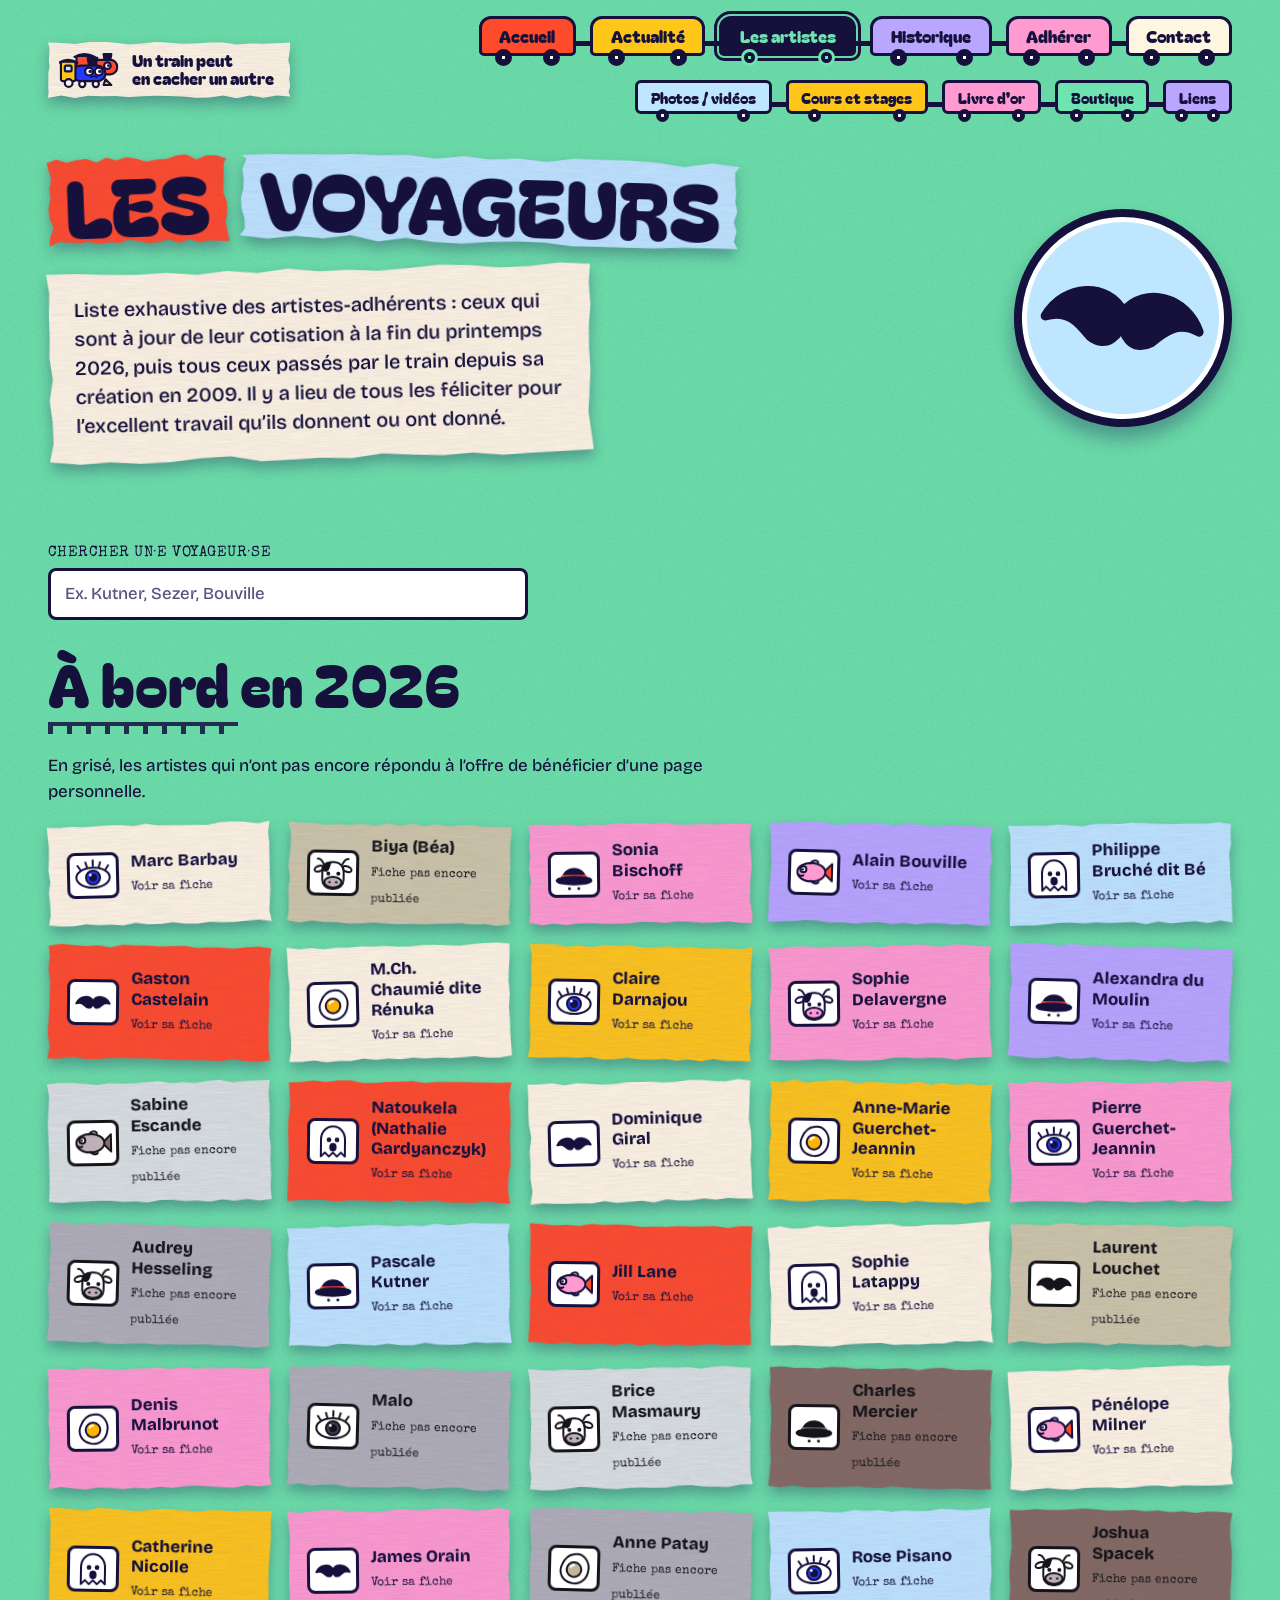
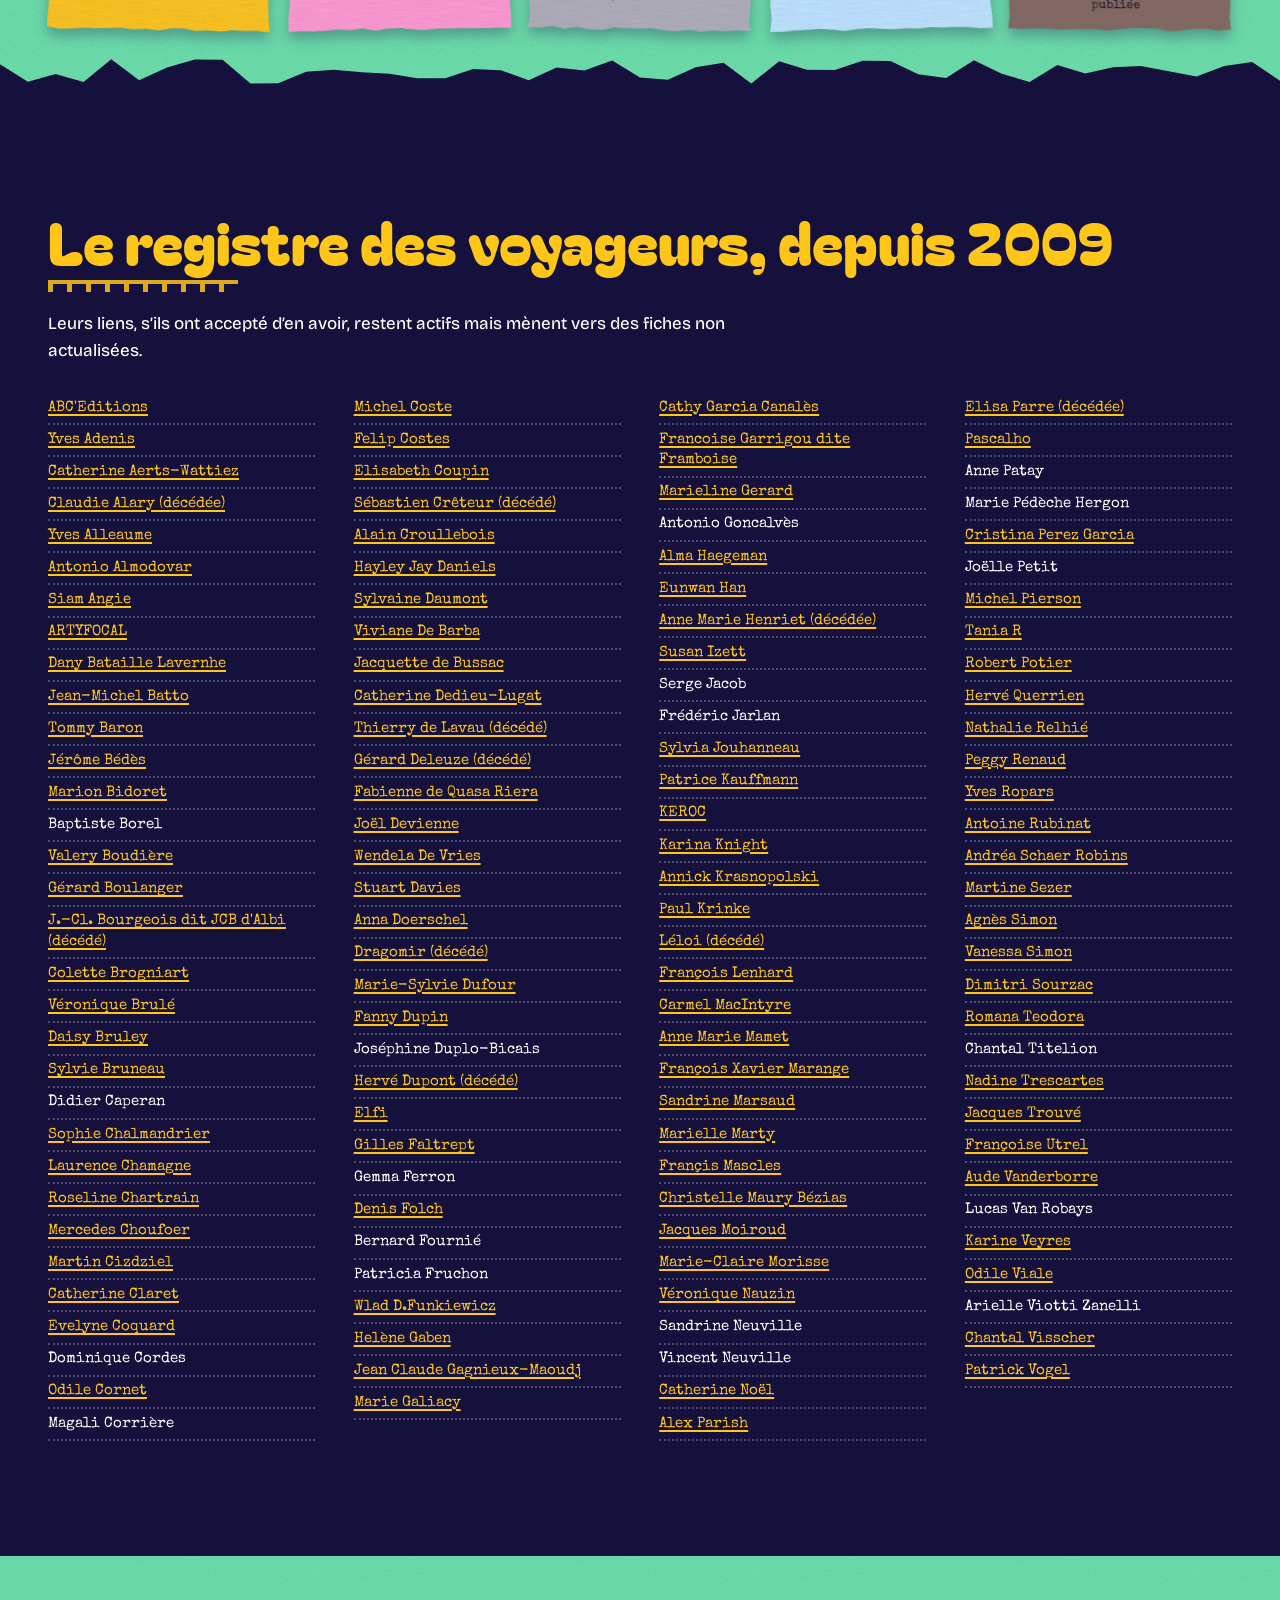
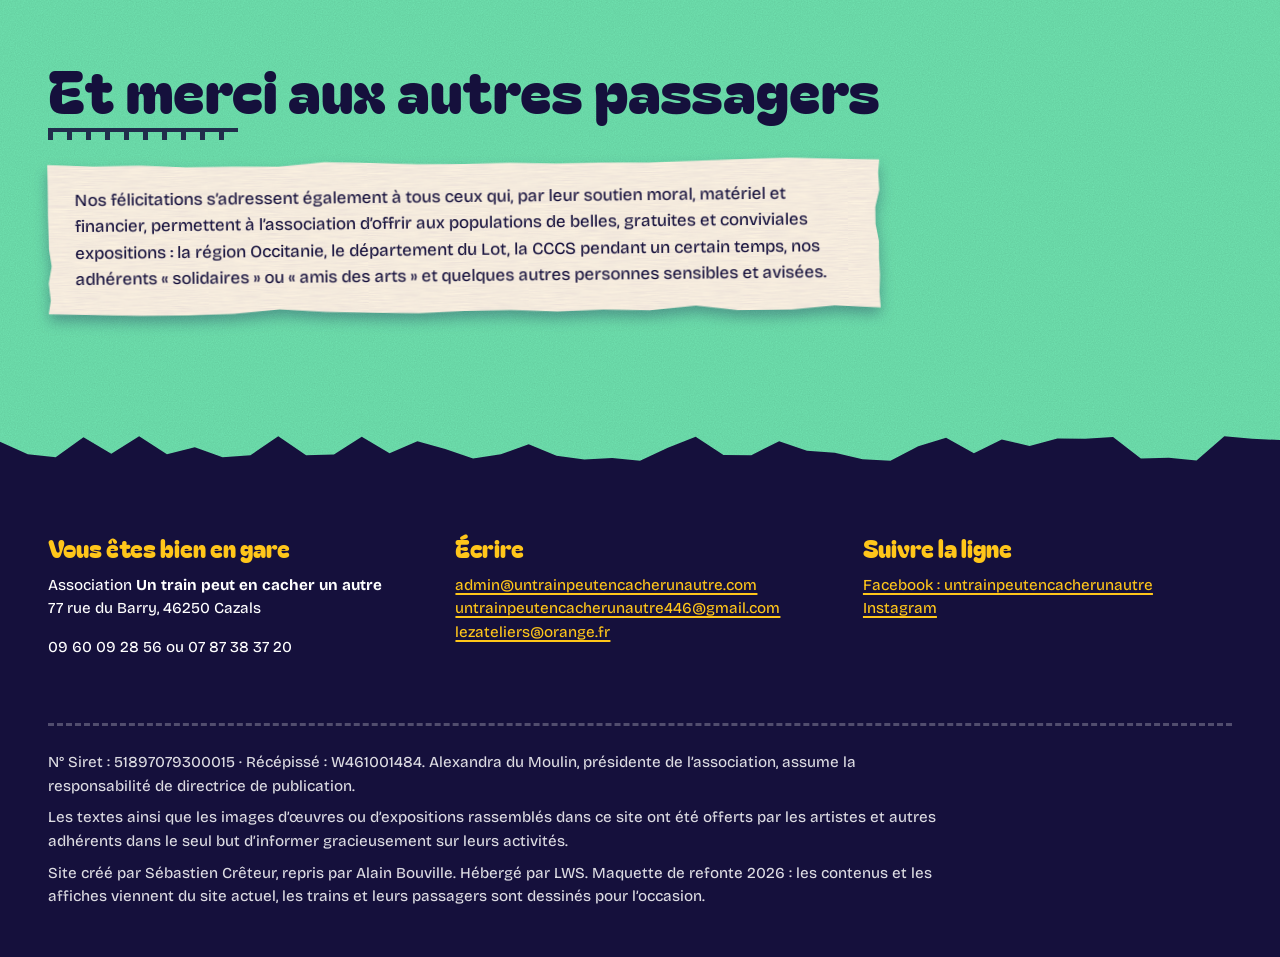
<file: artistes.html>
<!doctype html>
<html lang="fr">
<head>
<meta charset="utf-8">
<meta name="viewport" content="width=device-width, initial-scale=1">
<title>Les artistes · Un train peut en cacher un autre</title>
<meta name="description" content="Les artistes-adhérents de l’association Un train peut en cacher un autre, et tous ceux passés par le train depuis 2009.">
<meta name="theme-color" content="#2338ff">
<link rel="stylesheet" href="assets/style.css">
<script>document.documentElement.classList.add("js");try{if(sessionStorage.getItem("utpecua-pass"))document.documentElement.classList.add("arriving")}catch(e){}</script>
</head>
<body data-page="artistes">
<a class="skip" href="#main">Aller au contenu</a>
<header class="top wrap">
  <a class="brand scrap scrap--tight" href="index.html" aria-label="Un train peut en cacher un autre, accueil"><svg viewBox="0 0 64 40" aria-hidden="true" stroke="#15103c" stroke-width="2.2" stroke-linejoin="round" stroke-linecap="round"><g transform="translate(14 -2)"><path d="M33 12l-1-6h8l-1 6" fill="#15103c"/><rect x="18" y="12" width="28" height="15" rx="7" fill="#ff4b2b"/><rect x="4" y="8" width="17" height="19" rx="2" fill="#ff4b2b"/><path d="M2 9q10-6 21 0" fill="none"/><circle cx="36" cy="18" r="3.4" fill="#fff"/><circle cx="37" cy="18" r="1.4" fill="#15103c" stroke="none"/></g><path d="M31 16l-1.5-8h10L38 16" fill="#15103c"/><rect x="14" y="16" width="34" height="16" rx="8" fill="#2338ff"/><rect x="2" y="12" width="15" height="20" rx="2" fill="#ffc61a"/><path d="M0 13q9-6 19 0" fill="none"/><rect x="6" y="16" width="7" height="6" rx="1.5" fill="#bfe6ff"/><circle cx="31" cy="22" r="4" fill="#fff"/><circle cx="32.2" cy="22" r="1.7" fill="#15103c" stroke="none"/><circle cx="41" cy="22" r="4" fill="#fff"/><circle cx="42.2" cy="22" r="1.7" fill="#15103c" stroke="none"/><path d="M33 28q3-2 6 0" fill="none" stroke-width="1.6"/><circle cx="10" cy="34" r="4" fill="#fff6e2"/><circle cx="24" cy="35" r="3.2" fill="#fff6e2"/><circle cx="38" cy="35" r="3.2" fill="#fff6e2"/><path d="M48 30l6 6h-8z" fill="#ffc61a"/></svg><span>Un train peut<br>en cacher un autre</span></a>
  <button class="menu-toggle" type="button" aria-expanded="false" aria-controls="menu"><span data-label>Tous les wagons</span><small>11 rubriques</small></button>
  <nav class="nav-wrap" id="menu" aria-label="Navigation principale"><ul class="nav-train " aria-label="Rubriques principales"><li><a href="index.html">Accueil</a></li><li><a href="actualite.html">Actualité</a></li><li><a href="artistes.html" aria-current="page">Les artistes</a></li><li><a href="historique.html">Historique</a></li><li><a href="adherer.html">Adhérer</a></li><li><a href="contact.html">Contact</a></li></ul><ul class="nav-train nav-train--freight" aria-label="Autres rubriques"><li><a href="photos.html">Photos / vidéos</a></li><li><a href="cours.html">Cours et stages</a></li><li><a href="livredor.html">Livre d’or</a></li><li><a href="boutique.html">Boutique</a></li><li><a href="liens.html">Liens</a></li></ul></nav>
</header>
<main id="main">
<div class="wrap page-head"><div class="page-head__txt">
  <h1 class="ransom ransom--page" aria-label="Les voyageurs"><span class="scrap c-tomato" style="--r:-2.2deg" aria-hidden="true">Les</span><span class="scrap c-sky" style="--r:1.6deg" aria-hidden="true">voyageurs</span></h1>
  <p class="scrap lede" style="--c:var(--bone)">Liste exhaustive des artistes-adhérents : ceux qui sont à jour de leur cotisation à la fin du printemps 2026, puis tous ceux passés par le train depuis sa création en 2009. Il y a lieu de tous les féliciter pour l’excellent travail qu’ils donnent ou ont donné.</p>
</div><div class="porthole" aria-hidden="true"><span data-pax="moustache"></span></div></div>

<div class="wrap">
  <div class="finder">
    <div class="field"><label for="cherche-artiste">Chercher un·e voyageur·se</label><input id="cherche-artiste" type="text" autocomplete="off" placeholder="Ex. Kutner, Sezer, Bouville"></div>
    <output id="cherche-resultat" for="cherche-artiste" aria-live="polite"></output>
  </div>
  <p class="empty-state">Personne de ce nom dans le train. Vérifiez l’orthographe, ou <a href="adherer.html">montez à bord</a>.</p>
  <h2>À bord en 2026</h2>
  <p>En grisé, les artistes qui n’ont pas encore répondu à l’offre de bénéficier d’une page personnelle.</p>
  <ul class="pax-grid"><li data-name="Marc Barbay"><a class="scrap scrap--tight pax-card" href="https://www.untrainpeutencacherunautre.com/marcbarbay.html" target="_blank" rel="noopener"><span class="win" data-pax="eye" aria-hidden="true"></span><span><strong>Marc Barbay</strong><small>Voir sa fiche</small></span><span class="vh"> (nouvel onglet)</span></a></li><li data-name="Biya (Béa)"><div class="scrap scrap--tight pax-card no-page"><span class="win" data-pax="cow" aria-hidden="true"></span><span><strong>Biya (Béa)</strong><small>Fiche pas encore publiée</small></span></div></li><li data-name="Sonia Bischoff"><a class="scrap scrap--tight pax-card" href="https://www.untrainpeutencacherunautre.com/soniabischoff.html" target="_blank" rel="noopener"><span class="win" data-pax="melon" aria-hidden="true"></span><span><strong>Sonia Bischoff</strong><small>Voir sa fiche</small></span><span class="vh"> (nouvel onglet)</span></a></li><li data-name="Alain Bouville"><a class="scrap scrap--tight pax-card" href="https://www.untrainpeutencacherunautre.com/alainbouville.html" target="_blank" rel="noopener"><span class="win" data-pax="fish" aria-hidden="true"></span><span><strong>Alain Bouville</strong><small>Voir sa fiche</small></span><span class="vh"> (nouvel onglet)</span></a></li><li data-name="Philippe Bruché dit Bé"><a class="scrap scrap--tight pax-card" href="https://www.untrainpeutencacherunautre.com/philippebruche.html" target="_blank" rel="noopener"><span class="win" data-pax="ghost" aria-hidden="true"></span><span><strong>Philippe Bruché dit Bé</strong><small>Voir sa fiche</small></span><span class="vh"> (nouvel onglet)</span></a></li><li data-name="Gaston Castelain"><a class="scrap scrap--tight pax-card" href="https://www.untrainpeutencacherunautre.com/gastoncastelain.html" target="_blank" rel="noopener"><span class="win" data-pax="moustache" aria-hidden="true"></span><span><strong>Gaston Castelain</strong><small>Voir sa fiche</small></span><span class="vh"> (nouvel onglet)</span></a></li><li data-name="M.Ch. Chaumié dite Rénuka"><a class="scrap scrap--tight pax-card" href="https://www.untrainpeutencacherunautre.com/mcchaumie.html" target="_blank" rel="noopener"><span class="win" data-pax="egg" aria-hidden="true"></span><span><strong>M.Ch. Chaumié dite Rénuka</strong><small>Voir sa fiche</small></span><span class="vh"> (nouvel onglet)</span></a></li><li data-name="Claire Darnajou"><a class="scrap scrap--tight pax-card" href="https://www.untrainpeutencacherunautre.com/clairedarnajou.html" target="_blank" rel="noopener"><span class="win" data-pax="eye" aria-hidden="true"></span><span><strong>Claire Darnajou</strong><small>Voir sa fiche</small></span><span class="vh"> (nouvel onglet)</span></a></li><li data-name="Sophie Delavergne"><a class="scrap scrap--tight pax-card" href="https://www.untrainpeutencacherunautre.com/sophiedelavergne.html" target="_blank" rel="noopener"><span class="win" data-pax="cow" aria-hidden="true"></span><span><strong>Sophie Delavergne</strong><small>Voir sa fiche</small></span><span class="vh"> (nouvel onglet)</span></a></li><li data-name="Alexandra du Moulin"><a class="scrap scrap--tight pax-card" href="https://www.untrainpeutencacherunautre.com/alexandradumoulin.html" target="_blank" rel="noopener"><span class="win" data-pax="melon" aria-hidden="true"></span><span><strong>Alexandra du Moulin</strong><small>Voir sa fiche</small></span><span class="vh"> (nouvel onglet)</span></a></li><li data-name="Sabine Escande"><div class="scrap scrap--tight pax-card no-page"><span class="win" data-pax="fish" aria-hidden="true"></span><span><strong>Sabine Escande</strong><small>Fiche pas encore publiée</small></span></div></li><li data-name="Natoukela (Nathalie Gardyanczyk)"><a class="scrap scrap--tight pax-card" href="https://www.untrainpeutencacherunautre.com/nathaliegardyanczyk.html" target="_blank" rel="noopener"><span class="win" data-pax="ghost" aria-hidden="true"></span><span><strong>Natoukela (Nathalie Gardyanczyk)</strong><small>Voir sa fiche</small></span><span class="vh"> (nouvel onglet)</span></a></li><li data-name="Dominique Giral"><a class="scrap scrap--tight pax-card" href="https://www.untrainpeutencacherunautre.com/dominiquegiral.html" target="_blank" rel="noopener"><span class="win" data-pax="moustache" aria-hidden="true"></span><span><strong>Dominique Giral</strong><small>Voir sa fiche</small></span><span class="vh"> (nouvel onglet)</span></a></li><li data-name="Anne-Marie Guerchet-Jeannin"><a class="scrap scrap--tight pax-card" href="https://www.untrainpeutencacherunautre.com/annemarieguerchetjeannin.html" target="_blank" rel="noopener"><span class="win" data-pax="egg" aria-hidden="true"></span><span><strong>Anne-Marie Guerchet-Jeannin</strong><small>Voir sa fiche</small></span><span class="vh"> (nouvel onglet)</span></a></li><li data-name="Pierre Guerchet-Jeannin"><a class="scrap scrap--tight pax-card" href="https://www.untrainpeutencacherunautre.com/pierreguerchetjeannin.html" target="_blank" rel="noopener"><span class="win" data-pax="eye" aria-hidden="true"></span><span><strong>Pierre Guerchet-Jeannin</strong><small>Voir sa fiche</small></span><span class="vh"> (nouvel onglet)</span></a></li><li data-name="Audrey Hesseling"><div class="scrap scrap--tight pax-card no-page"><span class="win" data-pax="cow" aria-hidden="true"></span><span><strong>Audrey Hesseling</strong><small>Fiche pas encore publiée</small></span></div></li><li data-name="Pascale Kutner"><a class="scrap scrap--tight pax-card" href="https://www.untrainpeutencacherunautre.com/pascalekutner.html" target="_blank" rel="noopener"><span class="win" data-pax="melon" aria-hidden="true"></span><span><strong>Pascale Kutner</strong><small>Voir sa fiche</small></span><span class="vh"> (nouvel onglet)</span></a></li><li data-name="Jill Lane"><a class="scrap scrap--tight pax-card" href="https://www.untrainpeutencacherunautre.com/jilllane.html" target="_blank" rel="noopener"><span class="win" data-pax="fish" aria-hidden="true"></span><span><strong>Jill Lane</strong><small>Voir sa fiche</small></span><span class="vh"> (nouvel onglet)</span></a></li><li data-name="Sophie Latappy"><a class="scrap scrap--tight pax-card" href="https://www.untrainpeutencacherunautre.com/sophielatappy.html" target="_blank" rel="noopener"><span class="win" data-pax="ghost" aria-hidden="true"></span><span><strong>Sophie Latappy</strong><small>Voir sa fiche</small></span><span class="vh"> (nouvel onglet)</span></a></li><li data-name="Laurent Louchet"><div class="scrap scrap--tight pax-card no-page"><span class="win" data-pax="moustache" aria-hidden="true"></span><span><strong>Laurent Louchet</strong><small>Fiche pas encore publiée</small></span></div></li><li data-name="Denis Malbrunot"><a class="scrap scrap--tight pax-card" href="https://www.untrainpeutencacherunautre.com/denismalbrunot.html" target="_blank" rel="noopener"><span class="win" data-pax="egg" aria-hidden="true"></span><span><strong>Denis Malbrunot</strong><small>Voir sa fiche</small></span><span class="vh"> (nouvel onglet)</span></a></li><li data-name="Malo"><div class="scrap scrap--tight pax-card no-page"><span class="win" data-pax="eye" aria-hidden="true"></span><span><strong>Malo</strong><small>Fiche pas encore publiée</small></span></div></li><li data-name="Brice Masmaury"><div class="scrap scrap--tight pax-card no-page"><span class="win" data-pax="cow" aria-hidden="true"></span><span><strong>Brice Masmaury</strong><small>Fiche pas encore publiée</small></span></div></li><li data-name="Charles Mercier"><div class="scrap scrap--tight pax-card no-page"><span class="win" data-pax="melon" aria-hidden="true"></span><span><strong>Charles Mercier</strong><small>Fiche pas encore publiée</small></span></div></li><li data-name="Pénélope Milner"><a class="scrap scrap--tight pax-card" href="https://www.untrainpeutencacherunautre.com/penelopemilner.html" target="_blank" rel="noopener"><span class="win" data-pax="fish" aria-hidden="true"></span><span><strong>Pénélope Milner</strong><small>Voir sa fiche</small></span><span class="vh"> (nouvel onglet)</span></a></li><li data-name="Catherine Nicolle"><a class="scrap scrap--tight pax-card" href="https://www.untrainpeutencacherunautre.com/catherinenicolle.html" target="_blank" rel="noopener"><span class="win" data-pax="ghost" aria-hidden="true"></span><span><strong>Catherine Nicolle</strong><small>Voir sa fiche</small></span><span class="vh"> (nouvel onglet)</span></a></li><li data-name="James Orain"><a class="scrap scrap--tight pax-card" href="https://www.untrainpeutencacherunautre.com/jamesorain.html" target="_blank" rel="noopener"><span class="win" data-pax="moustache" aria-hidden="true"></span><span><strong>James Orain</strong><small>Voir sa fiche</small></span><span class="vh"> (nouvel onglet)</span></a></li><li data-name="Anne Patay"><div class="scrap scrap--tight pax-card no-page"><span class="win" data-pax="egg" aria-hidden="true"></span><span><strong>Anne Patay</strong><small>Fiche pas encore publiée</small></span></div></li><li data-name="Rose Pisano"><a class="scrap scrap--tight pax-card" href="https://www.untrainpeutencacherunautre.com/rosepisano.html" target="_blank" rel="noopener"><span class="win" data-pax="eye" aria-hidden="true"></span><span><strong>Rose Pisano</strong><small>Voir sa fiche</small></span><span class="vh"> (nouvel onglet)</span></a></li><li data-name="Joshua Spacek"><div class="scrap scrap--tight pax-card no-page"><span class="win" data-pax="cow" aria-hidden="true"></span><span><strong>Joshua Spacek</strong><small>Fiche pas encore publiée</small></span></div></li></ul>
</div>
<section class="band torn-top band--ink" aria-labelledby="registre" style="margin-top:4rem">
  <div class="wrap">
    <h2 id="registre" style="color:var(--mustard)">Le registre des voyageurs, depuis 2009</h2>
    <p>Leurs liens, s’ils ont accepté d’en avoir, restent actifs mais mènent vers des fiches non actualisées.</p>
    <ul class="register"><li data-name="ABC'Editions"><a href="https://www.untrainpeutencacherunautre.com/ABC'Editions.html" target="_blank" rel="noopener">ABC'Editions<span class="vh"> (nouvel onglet)</span></a></li><li data-name="Yves Adenis"><a href="https://www.untrainpeutencacherunautre.com/yvesadenis.html" target="_blank" rel="noopener">Yves Adenis<span class="vh"> (nouvel onglet)</span></a></li><li data-name="Catherine Aerts-Wattiez"><a href="https://www.untrainpeutencacherunautre.com/aerts.html" target="_blank" rel="noopener">Catherine Aerts-Wattiez<span class="vh"> (nouvel onglet)</span></a></li><li data-name="Claudie Alary (décédée)"><a href="https://www.untrainpeutencacherunautre.com/claudiealary.html" target="_blank" rel="noopener">Claudie Alary (décédée)<span class="vh"> (nouvel onglet)</span></a></li><li data-name="Yves Alleaume"><a href="https://www.untrainpeutencacherunautre.com/yvesalleaume.html" target="_blank" rel="noopener">Yves Alleaume<span class="vh"> (nouvel onglet)</span></a></li><li data-name="Antonio Almodovar"><a href="https://www.untrainpeutencacherunautre.com/antonioalmodovar.html" target="_blank" rel="noopener">Antonio Almodovar<span class="vh"> (nouvel onglet)</span></a></li><li data-name="Siam Angie"><a href="https://www.untrainpeutencacherunautre.com/siamangie.html" target="_blank" rel="noopener">Siam Angie<span class="vh"> (nouvel onglet)</span></a></li><li data-name="ARTYFOCAL"><a href="https://www.untrainpeutencacherunautre.com/artyfocal.html" target="_blank" rel="noopener">ARTYFOCAL<span class="vh"> (nouvel onglet)</span></a></li><li data-name="Dany Bataille Lavernhe"><a href="https://www.untrainpeutencacherunautre.com/danybataillelavernhe.html" target="_blank" rel="noopener">Dany Bataille Lavernhe<span class="vh"> (nouvel onglet)</span></a></li><li data-name="Jean-Michel Batto"><a href="https://www.untrainpeutencacherunautre.com/jeanmichelbatto.html" target="_blank" rel="noopener">Jean-Michel Batto<span class="vh"> (nouvel onglet)</span></a></li><li data-name="Tommy Baron"><a href="https://www.untrainpeutencacherunautre.com/tommybaron.html" target="_blank" rel="noopener">Tommy Baron<span class="vh"> (nouvel onglet)</span></a></li><li data-name="Jérôme Bédès"><a href="https://www.untrainpeutencacherunautre.com/jeromebedes.html" target="_blank" rel="noopener">Jérôme Bédès<span class="vh"> (nouvel onglet)</span></a></li><li data-name="Marion Bidoret"><a href="https://www.untrainpeutencacherunautre.com/marionbidoret.html" target="_blank" rel="noopener">Marion Bidoret<span class="vh"> (nouvel onglet)</span></a></li><li data-name="Baptiste Borel">Baptiste Borel</li><li data-name="Valery Boudière"><a href="https://www.untrainpeutencacherunautre.com/valeryboudiere.html" target="_blank" rel="noopener">Valery Boudière<span class="vh"> (nouvel onglet)</span></a></li><li data-name="Gérard Boulanger"><a href="https://www.untrainpeutencacherunautre.com/gerardboulanger.html" target="_blank" rel="noopener">Gérard Boulanger<span class="vh"> (nouvel onglet)</span></a></li><li data-name="J.-Cl. Bourgeois dit JCB d'Albi (décédé)"><a href="https://www.untrainpeutencacherunautre.com/jeanclaudebourgeois.html" target="_blank" rel="noopener">J.-Cl. Bourgeois dit JCB d'Albi (décédé)<span class="vh"> (nouvel onglet)</span></a></li><li data-name="Colette Brogniart"><a href="https://www.untrainpeutencacherunautre.com/colette brogniart.html" target="_blank" rel="noopener">Colette Brogniart<span class="vh"> (nouvel onglet)</span></a></li><li data-name="Véronique Brulé"><a href="https://www.untrainpeutencacherunautre.com/veroniquebrule.html" target="_blank" rel="noopener">Véronique Brulé<span class="vh"> (nouvel onglet)</span></a></li><li data-name="Daisy Bruley"><a href="https://www.untrainpeutencacherunautre.com/daisybruley.html" target="_blank" rel="noopener">Daisy Bruley<span class="vh"> (nouvel onglet)</span></a></li><li data-name="Sylvie Bruneau"><a href="https://www.untrainpeutencacherunautre.com/sylviebruneau.html" target="_blank" rel="noopener">Sylvie Bruneau<span class="vh"> (nouvel onglet)</span></a></li><li data-name="Didier Caperan">Didier Caperan</li><li data-name="Sophie Chalmandrier"><a href="https://www.untrainpeutencacherunautre.com/sophiechalmandrier.html" target="_blank" rel="noopener">Sophie Chalmandrier<span class="vh"> (nouvel onglet)</span></a></li><li data-name="Laurence Chamagne"><a href="https://www.untrainpeutencacherunautre.com/laurencechamagne.html" target="_blank" rel="noopener">Laurence Chamagne<span class="vh"> (nouvel onglet)</span></a></li><li data-name="Roseline Chartrain"><a href="https://www.untrainpeutencacherunautre.com/roselinechartrain.html" target="_blank" rel="noopener">Roseline Chartrain<span class="vh"> (nouvel onglet)</span></a></li><li data-name="Mercedes Choufoer"><a href="https://www.untrainpeutencacherunautre.com/mercedeschoufoer.html" target="_blank" rel="noopener">Mercedes Choufoer<span class="vh"> (nouvel onglet)</span></a></li><li data-name="Martin Cizdziel"><a href="https://www.untrainpeutencacherunautre.com/martincizdziel.html" target="_blank" rel="noopener">Martin Cizdziel<span class="vh"> (nouvel onglet)</span></a></li><li data-name="Catherine Claret"><a href="https://www.untrainpeutencacherunautre.com/catherineclaret.html" target="_blank" rel="noopener">Catherine Claret<span class="vh"> (nouvel onglet)</span></a></li><li data-name="Evelyne Coquard"><a href="https://www.untrainpeutencacherunautre.com/evelynecoquard.html" target="_blank" rel="noopener">Evelyne Coquard<span class="vh"> (nouvel onglet)</span></a></li><li data-name="Dominique Cordes">Dominique Cordes</li><li data-name="Odile Cornet"><a href="https://www.untrainpeutencacherunautre.com/odilecornet.html" target="_blank" rel="noopener">Odile Cornet<span class="vh"> (nouvel onglet)</span></a></li><li data-name="Magali Corrière">Magali Corrière</li><li data-name="Michel Coste"><a href="https://www.untrainpeutencacherunautre.com/michelcoste.html" target="_blank" rel="noopener">Michel Coste<span class="vh"> (nouvel onglet)</span></a></li><li data-name="Felip Costes"><a href="https://www.untrainpeutencacherunautre.com/felipcostes.html" target="_blank" rel="noopener">Felip Costes<span class="vh"> (nouvel onglet)</span></a></li><li data-name="Elisabeth Coupin"><a href="https://www.untrainpeutencacherunautre.com/elisabethcoupin.html" target="_blank" rel="noopener">Elisabeth Coupin<span class="vh"> (nouvel onglet)</span></a></li><li data-name="Sébastien Crêteur (décédé)"><a href="https://www.untrainpeutencacherunautre.com/sebastiencreteur.html" target="_blank" rel="noopener">Sébastien Crêteur (décédé)<span class="vh"> (nouvel onglet)</span></a></li><li data-name="Alain Croullebois"><a href="https://www.untrainpeutencacherunautre.com/alaincroullebois.html" target="_blank" rel="noopener">Alain Croullebois<span class="vh"> (nouvel onglet)</span></a></li><li data-name="Hayley Jay Daniels"><a href="https://www.untrainpeutencacherunautre.com/hjd.html" target="_blank" rel="noopener">Hayley Jay Daniels<span class="vh"> (nouvel onglet)</span></a></li><li data-name="Sylvaine Daumont"><a href="https://www.untrainpeutencacherunautre.com/sylvainedaumont.html" target="_blank" rel="noopener">Sylvaine Daumont<span class="vh"> (nouvel onglet)</span></a></li><li data-name="Viviane De Barba"><a href="https://www.untrainpeutencacherunautre.com/vivianedebarba.html" target="_blank" rel="noopener">Viviane De Barba<span class="vh"> (nouvel onglet)</span></a></li><li data-name="Jacquette de Bussac"><a href="https://www.untrainpeutencacherunautre.com/jacquettedebussac.html" target="_blank" rel="noopener">Jacquette de Bussac<span class="vh"> (nouvel onglet)</span></a></li><li data-name="Catherine Dedieu-Lugat"><a href="https://www.untrainpeutencacherunautre.com/catherinededieulugat.html" target="_blank" rel="noopener">Catherine Dedieu-Lugat<span class="vh"> (nouvel onglet)</span></a></li><li data-name="Thierry de Lavau (décédé)"><a href="https://www.untrainpeutencacherunautre.com/thierrydelavau.html" target="_blank" rel="noopener">Thierry de Lavau (décédé)<span class="vh"> (nouvel onglet)</span></a></li><li data-name="Gérard Deleuze (décédé)"><a href="https://www.untrainpeutencacherunautre.com/gerarddeleuze.html" target="_blank" rel="noopener">Gérard Deleuze (décédé)<span class="vh"> (nouvel onglet)</span></a></li><li data-name="Fabienne de Quasa Riera"><a href="https://www.untrainpeutencacherunautre.com/fabiennedequasariera.html" target="_blank" rel="noopener">Fabienne de Quasa Riera<span class="vh"> (nouvel onglet)</span></a></li><li data-name="Joël Devienne"><a href="https://www.untrainpeutencacherunautre.com/joeldevienne.html" target="_blank" rel="noopener">Joël Devienne<span class="vh"> (nouvel onglet)</span></a></li><li data-name="Wendela De Vries"><a href="https://www.untrainpeutencacherunautre.com/wendeladevries.html" target="_blank" rel="noopener">Wendela De Vries<span class="vh"> (nouvel onglet)</span></a></li><li data-name="Stuart Davies"><a href="https://www.untrainpeutencacherunautre.com/stuartdavies.html" target="_blank" rel="noopener">Stuart Davies<span class="vh"> (nouvel onglet)</span></a></li><li data-name="Anna Doerschel"><a href="https://www.untrainpeutencacherunautre.com/annadoerschel.html" target="_blank" rel="noopener">Anna Doerschel<span class="vh"> (nouvel onglet)</span></a></li><li data-name="Dragomir (décédé)"><a href="https://www.untrainpeutencacherunautre.com/dragomir.html" target="_blank" rel="noopener">Dragomir (décédé)<span class="vh"> (nouvel onglet)</span></a></li><li data-name="Marie-Sylvie Dufour"><a href="https://www.untrainpeutencacherunautre.com/mariesylviedufour.html" target="_blank" rel="noopener">Marie-Sylvie Dufour<span class="vh"> (nouvel onglet)</span></a></li><li data-name="Fanny Dupin"><a href="https://www.untrainpeutencacherunautre.com/fannydupin.html" target="_blank" rel="noopener">Fanny Dupin<span class="vh"> (nouvel onglet)</span></a></li><li data-name="Joséphine Duplo-Bicais">Joséphine Duplo-Bicais</li><li data-name="Hervé Dupont (décédé)"><a href="https://www.untrainpeutencacherunautre.com/hervedupont.html" target="_blank" rel="noopener">Hervé Dupont (décédé)<span class="vh"> (nouvel onglet)</span></a></li><li data-name="Elfi"><a href="https://www.untrainpeutencacherunautre.com/elfi.html" target="_blank" rel="noopener">Elfi<span class="vh"> (nouvel onglet)</span></a></li><li data-name="Gilles Faltrept"><a href="https://www.untrainpeutencacherunautre.com/gillesfaltrept.html" target="_blank" rel="noopener">Gilles Faltrept<span class="vh"> (nouvel onglet)</span></a></li><li data-name="Gemma Ferron">Gemma Ferron</li><li data-name="Denis Folch"><a href="https://www.untrainpeutencacherunautre.com/denisfolch.html" target="_blank" rel="noopener">Denis Folch<span class="vh"> (nouvel onglet)</span></a></li><li data-name="Bernard Fournié">Bernard Fournié</li><li data-name="Patricia Fruchon">Patricia Fruchon</li><li data-name="Wlad D.Funkiewicz"><a href="https://www.untrainpeutencacherunautre.com/wladdfunkiewicz.html" target="_blank" rel="noopener">Wlad D.Funkiewicz<span class="vh"> (nouvel onglet)</span></a></li><li data-name="Helène Gaben"><a href="https://www.untrainpeutencacherunautre.com/helenegaben.html" target="_blank" rel="noopener">Helène Gaben<span class="vh"> (nouvel onglet)</span></a></li><li data-name="Jean Claude Gagnieux-Maoudj"><a href="https://www.untrainpeutencacherunautre.com/jcgagnieux.html" target="_blank" rel="noopener">Jean Claude Gagnieux-Maoudj<span class="vh"> (nouvel onglet)</span></a></li><li data-name="Marie Galiacy"><a href="https://www.untrainpeutencacherunautre.com/mariegaliacy.html" target="_blank" rel="noopener">Marie Galiacy<span class="vh"> (nouvel onglet)</span></a></li><li data-name="Cathy Garcia Canalès"><a href="https://www.untrainpeutencacherunautre.com/cathygarciacanales.html" target="_blank" rel="noopener">Cathy Garcia Canalès<span class="vh"> (nouvel onglet)</span></a></li><li data-name="Francoise Garrigou dite Framboise"><a href="https://www.untrainpeutencacherunautre.com/francoisegarrigou.html" target="_blank" rel="noopener">Francoise Garrigou dite Framboise<span class="vh"> (nouvel onglet)</span></a></li><li data-name="Marieline Gerard"><a href="https://www.untrainpeutencacherunautre.com/marielinegerard.html" target="_blank" rel="noopener">Marieline Gerard<span class="vh"> (nouvel onglet)</span></a></li><li data-name="Antonio Goncalvès">Antonio Goncalvès</li><li data-name="Alma Haegeman"><a href="https://www.untrainpeutencacherunautre.com/almahaegeman.html" target="_blank" rel="noopener">Alma Haegeman<span class="vh"> (nouvel onglet)</span></a></li><li data-name="Eunwan Han"><a href="https://www.untrainpeutencacherunautre.com/eunwanhan.html" target="_blank" rel="noopener">Eunwan Han<span class="vh"> (nouvel onglet)</span></a></li><li data-name="Anne Marie Henriet (décédée)"><a href="https://www.untrainpeutencacherunautre.com/annehenriet.html" target="_blank" rel="noopener">Anne Marie Henriet (décédée)<span class="vh"> (nouvel onglet)</span></a></li><li data-name="Susan Izett"><a href="https://www.untrainpeutencacherunautre.com/susanizett.html" target="_blank" rel="noopener">Susan Izett<span class="vh"> (nouvel onglet)</span></a></li><li data-name="Serge Jacob">Serge Jacob</li><li data-name="Frédéric Jarlan">Frédéric Jarlan</li><li data-name="Sylvia Jouhanneau"><a href="https://www.untrainpeutencacherunautre.com/sylviajouhanneau.html" target="_blank" rel="noopener">Sylvia Jouhanneau<span class="vh"> (nouvel onglet)</span></a></li><li data-name="Patrice Kauffmann"><a href="https://www.untrainpeutencacherunautre.com/patricekauffmann.html" target="_blank" rel="noopener">Patrice Kauffmann<span class="vh"> (nouvel onglet)</span></a></li><li data-name="KEROC"><a href="https://www.untrainpeutencacherunautre.com/KEROC.html" target="_blank" rel="noopener">KEROC<span class="vh"> (nouvel onglet)</span></a></li><li data-name="Karina Knight"><a href="https://www.untrainpeutencacherunautre.com/karinaknight.html" target="_blank" rel="noopener">Karina Knight<span class="vh"> (nouvel onglet)</span></a></li><li data-name="Annick Krasnopolski"><a href="https://www.untrainpeutencacherunautre.com/annickkrasnopolski.html" target="_blank" rel="noopener">Annick Krasnopolski<span class="vh"> (nouvel onglet)</span></a></li><li data-name="Paul Krinke"><a href="https://www.untrainpeutencacherunautre.com/paulkrinke.html" target="_blank" rel="noopener">Paul Krinke<span class="vh"> (nouvel onglet)</span></a></li><li data-name="Léloi (décédé)"><a href="https://www.untrainpeutencacherunautre.com/leloi.html" target="_blank" rel="noopener">Léloi (décédé)<span class="vh"> (nouvel onglet)</span></a></li><li data-name="François Lenhard"><a href="https://www.untrainpeutencacherunautre.com/francoislenhard.html" target="_blank" rel="noopener">François Lenhard<span class="vh"> (nouvel onglet)</span></a></li><li data-name="Carmel MacIntyre"><a href="https://www.untrainpeutencacherunautre.com/carmelmacintyre.html" target="_blank" rel="noopener">Carmel MacIntyre<span class="vh"> (nouvel onglet)</span></a></li><li data-name="Anne Marie Mamet"><a href="https://www.untrainpeutencacherunautre.com/annemariemamet.html" target="_blank" rel="noopener">Anne Marie Mamet<span class="vh"> (nouvel onglet)</span></a></li><li data-name="François Xavier Marange"><a href="https://www.untrainpeutencacherunautre.com/fxmarange.html" target="_blank" rel="noopener">François Xavier Marange<span class="vh"> (nouvel onglet)</span></a></li><li data-name="Sandrine Marsaud"><a href="https://www.untrainpeutencacherunautre.com/sandrinemarsaud.html" target="_blank" rel="noopener">Sandrine Marsaud<span class="vh"> (nouvel onglet)</span></a></li><li data-name="Marielle Marty"><a href="https://www.untrainpeutencacherunautre.com/mariellemarty.html" target="_blank" rel="noopener">Marielle Marty<span class="vh"> (nouvel onglet)</span></a></li><li data-name="Françis Mascles"><a href="https://www.untrainpeutencacherunautre.com/francismacles.html" target="_blank" rel="noopener">Françis Mascles<span class="vh"> (nouvel onglet)</span></a></li><li data-name="Christelle Maury Bézias"><a href="https://www.untrainpeutencacherunautre.com/christellemaurybezias.html" target="_blank" rel="noopener">Christelle Maury Bézias<span class="vh"> (nouvel onglet)</span></a></li><li data-name="Jacques Moiroud"><a href="https://www.untrainpeutencacherunautre.com/jacquesmoiroud.html" target="_blank" rel="noopener">Jacques Moiroud<span class="vh"> (nouvel onglet)</span></a></li><li data-name="Marie-Claire Morisse"><a href="https://www.untrainpeutencacherunautre.com/marieclairemorisse.html" target="_blank" rel="noopener">Marie-Claire Morisse<span class="vh"> (nouvel onglet)</span></a></li><li data-name="Véronique Nauzin"><a href="https://www.untrainpeutencacherunautre.com/veroniquenauzin.html" target="_blank" rel="noopener">Véronique Nauzin<span class="vh"> (nouvel onglet)</span></a></li><li data-name="Sandrine Neuville">Sandrine Neuville</li><li data-name="Vincent Neuville">Vincent Neuville</li><li data-name="Catherine Noël"><a href="https://www.untrainpeutencacherunautre.com/catherinenoel.html" target="_blank" rel="noopener">Catherine Noël<span class="vh"> (nouvel onglet)</span></a></li><li data-name="Alex Parish"><a href="https://www.untrainpeutencacherunautre.com/alexparish.html" target="_blank" rel="noopener">Alex Parish<span class="vh"> (nouvel onglet)</span></a></li><li data-name="Elisa Parre (décédée)"><a href="https://www.untrainpeutencacherunautre.com/elisaparre.html" target="_blank" rel="noopener">Elisa Parre (décédée)<span class="vh"> (nouvel onglet)</span></a></li><li data-name="Pascalho"><a href="https://www.untrainpeutencacherunautre.com/pascalho.html" target="_blank" rel="noopener">Pascalho<span class="vh"> (nouvel onglet)</span></a></li><li data-name="Anne Patay">Anne Patay</li><li data-name="Marie Pédèche Hergon">Marie Pédèche Hergon</li><li data-name="Cristina Perez Garcia"><a href="https://www.untrainpeutencacherunautre.com/cristinaperezgarcia.html" target="_blank" rel="noopener">Cristina Perez Garcia<span class="vh"> (nouvel onglet)</span></a></li><li data-name="Joëlle Petit">Joëlle Petit</li><li data-name="Michel Pierson"><a href="https://www.untrainpeutencacherunautre.com/michelpierson.html" target="_blank" rel="noopener">Michel Pierson<span class="vh"> (nouvel onglet)</span></a></li><li data-name="Tania R"><a href="https://www.untrainpeutencacherunautre.com/taniar.html" target="_blank" rel="noopener">Tania R<span class="vh"> (nouvel onglet)</span></a></li><li data-name="Robert Potier"><a href="https://www.untrainpeutencacherunautre.com/robertpotier.html" target="_blank" rel="noopener">Robert Potier<span class="vh"> (nouvel onglet)</span></a></li><li data-name="Hervé Querrien"><a href="https://www.untrainpeutencacherunautre.com/hervequerrien.html" target="_blank" rel="noopener">Hervé Querrien<span class="vh"> (nouvel onglet)</span></a></li><li data-name="Nathalie Relhié"><a href="https://www.untrainpeutencacherunautre.com/nathalie/nathalierelhie.html" target="_blank" rel="noopener">Nathalie Relhié<span class="vh"> (nouvel onglet)</span></a></li><li data-name="Peggy Renaud"><a href="https://www.untrainpeutencacherunautre.com/peggyrenaud.html" target="_blank" rel="noopener">Peggy Renaud<span class="vh"> (nouvel onglet)</span></a></li><li data-name="Yves Ropars"><a href="https://www.untrainpeutencacherunautre.com/yvesropars/yvesropars.html" target="_blank" rel="noopener">Yves Ropars<span class="vh"> (nouvel onglet)</span></a></li><li data-name="Antoine Rubinat"><a href="https://www.untrainpeutencacherunautre.com/antoinerubinat.html" target="_blank" rel="noopener">Antoine Rubinat<span class="vh"> (nouvel onglet)</span></a></li><li data-name="Andréa Schaer Robins"><a href="https://www.untrainpeutencacherunautre.com/andrea_schaer_robins.html" target="_blank" rel="noopener">Andréa Schaer Robins<span class="vh"> (nouvel onglet)</span></a></li><li data-name="Martine Sezer"><a href="https://www.untrainpeutencacherunautre.com/martinesezer.html" target="_blank" rel="noopener">Martine Sezer<span class="vh"> (nouvel onglet)</span></a></li><li data-name="Agnès Simon"><a href="https://www.untrainpeutencacherunautre.com/agnessimon.html" target="_blank" rel="noopener">Agnès Simon<span class="vh"> (nouvel onglet)</span></a></li><li data-name="Vanessa Simon"><a href="https://www.untrainpeutencacherunautre.com/vanessasimon.html" target="_blank" rel="noopener">Vanessa Simon<span class="vh"> (nouvel onglet)</span></a></li><li data-name="Dimitri Sourzac"><a href="https://www.untrainpeutencacherunautre.com/dimitrisourzac.html" target="_blank" rel="noopener">Dimitri Sourzac<span class="vh"> (nouvel onglet)</span></a></li><li data-name="Romana Teodora"><a href="https://www.untrainpeutencacherunautre.com/romanateodora.html" target="_blank" rel="noopener">Romana Teodora<span class="vh"> (nouvel onglet)</span></a></li><li data-name="Chantal Titelion">Chantal Titelion</li><li data-name="Nadine Trescartes"><a href="https://www.untrainpeutencacherunautre.com/nadinetrescartes.html" target="_blank" rel="noopener">Nadine Trescartes<span class="vh"> (nouvel onglet)</span></a></li><li data-name="Jacques Trouvé"><a href="https://www.untrainpeutencacherunautre.com/jacquestrouve.html" target="_blank" rel="noopener">Jacques Trouvé<span class="vh"> (nouvel onglet)</span></a></li><li data-name="Françoise Utrel"><a href="https://www.untrainpeutencacherunautre.com/francoiseutrel.html" target="_blank" rel="noopener">Françoise Utrel<span class="vh"> (nouvel onglet)</span></a></li><li data-name="Aude Vanderborre"><a href="https://www.untrainpeutencacherunautre.com/audevandeborre.html" target="_blank" rel="noopener">Aude Vanderborre<span class="vh"> (nouvel onglet)</span></a></li><li data-name="Lucas Van Robays">Lucas Van Robays</li><li data-name="Karine Veyres"><a href="https://www.untrainpeutencacherunautre.com/karineveyres.html" target="_blank" rel="noopener">Karine Veyres<span class="vh"> (nouvel onglet)</span></a></li><li data-name="Odile Viale"><a href="https://www.untrainpeutencacherunautre.com/odileviale.html" target="_blank" rel="noopener">Odile Viale<span class="vh"> (nouvel onglet)</span></a></li><li data-name="Arielle Viotti Zanelli">Arielle Viotti Zanelli</li><li data-name="Chantal Visscher"><a href="https://www.untrainpeutencacherunautre.com/chantalvisscher.html" target="_blank" rel="noopener">Chantal Visscher<span class="vh"> (nouvel onglet)</span></a></li><li data-name="Patrick Vogel"><a href="https://www.untrainpeutencacherunautre.com/patrickvogel.html" target="_blank" rel="noopener">Patrick Vogel<span class="vh"> (nouvel onglet)</span></a></li></ul>
  </div>
</section>
<section class="wrap" aria-labelledby="merci">
  <h2 id="merci">Et merci aux autres passagers</h2>
  <p class="scrap" style="--c:var(--bone);--r:-0.6deg;max-width:52rem">Nos félicitations s’adressent également à tous ceux qui, par leur soutien moral, matériel et financier, permettent à l’association d’offrir aux populations de belles, gratuites et conviviales expositions : la région Occitanie, le département du Lot, la CCCS pendant un certain temps, nos adhérents « solidaires » ou « amis des arts » et quelques autres personnes sensibles et avisées.</p>
</section>
</main>
<footer class="foot torn-top">
  <div class="wrap">
    <div class="cols">
      <div>
        <h2>Vous êtes bien en gare</h2>
        <p>Association <strong>Un train peut en cacher un autre</strong><br>77 rue du Barry, 46250 Cazals</p>
        <p>09 60 09 28 56 ou 07 87 38 37 20</p>
      </div>
      <div>
        <h2>Écrire</h2>
        <p><a href="mailto:admin@untrainpeutencacherunautre.com">admin@untrainpeutencacherunautre.com</a><br>
        <a href="mailto:untrainpeutencacherunautre446@gmail.com">untrainpeutencacherunautre446@gmail.com</a><br>
        <a href="mailto:lezateliers@orange.fr">lezateliers@orange.fr</a></p>
      </div>
      <div>
        <h2>Suivre la ligne</h2>
        <p><a href="http://www.facebook.com/Untrain46250" target="_blank" rel="noopener">Facebook : untrainpeutencacherunautre<span class="vh"> (nouvel onglet)</span></a><br><a href="https://www.instagram.com/p/CZyYAz2MYJ1/" target="_blank" rel="noopener">Instagram<span class="vh"> (nouvel onglet)</span></a></p>
      </div>
    </div>
    <div class="legal">
      <p>N° Siret : 51897079300015 · Récépissé : W461001484. Alexandra du Moulin, présidente de l’association, assume la responsabilité de directrice de publication.</p>
      <p>Les textes ainsi que les images d’œuvres ou d’expositions rassemblés dans ce site ont été offerts par les artistes et autres adhérents dans le seul but d’informer gracieusement sur leurs activités.</p>
      <p>Site créé par Sébastien Crêteur, repris par Alain Bouville. Hébergé par LWS. Maquette de refonte 2026 : les contenus et les affiches viennent du site actuel, les trains et leurs passagers sont dessinés pour l’occasion.</p>
    </div>
  </div>
</footer>
<script src="assets/app.js"></script>
</body>
</html>
</file>
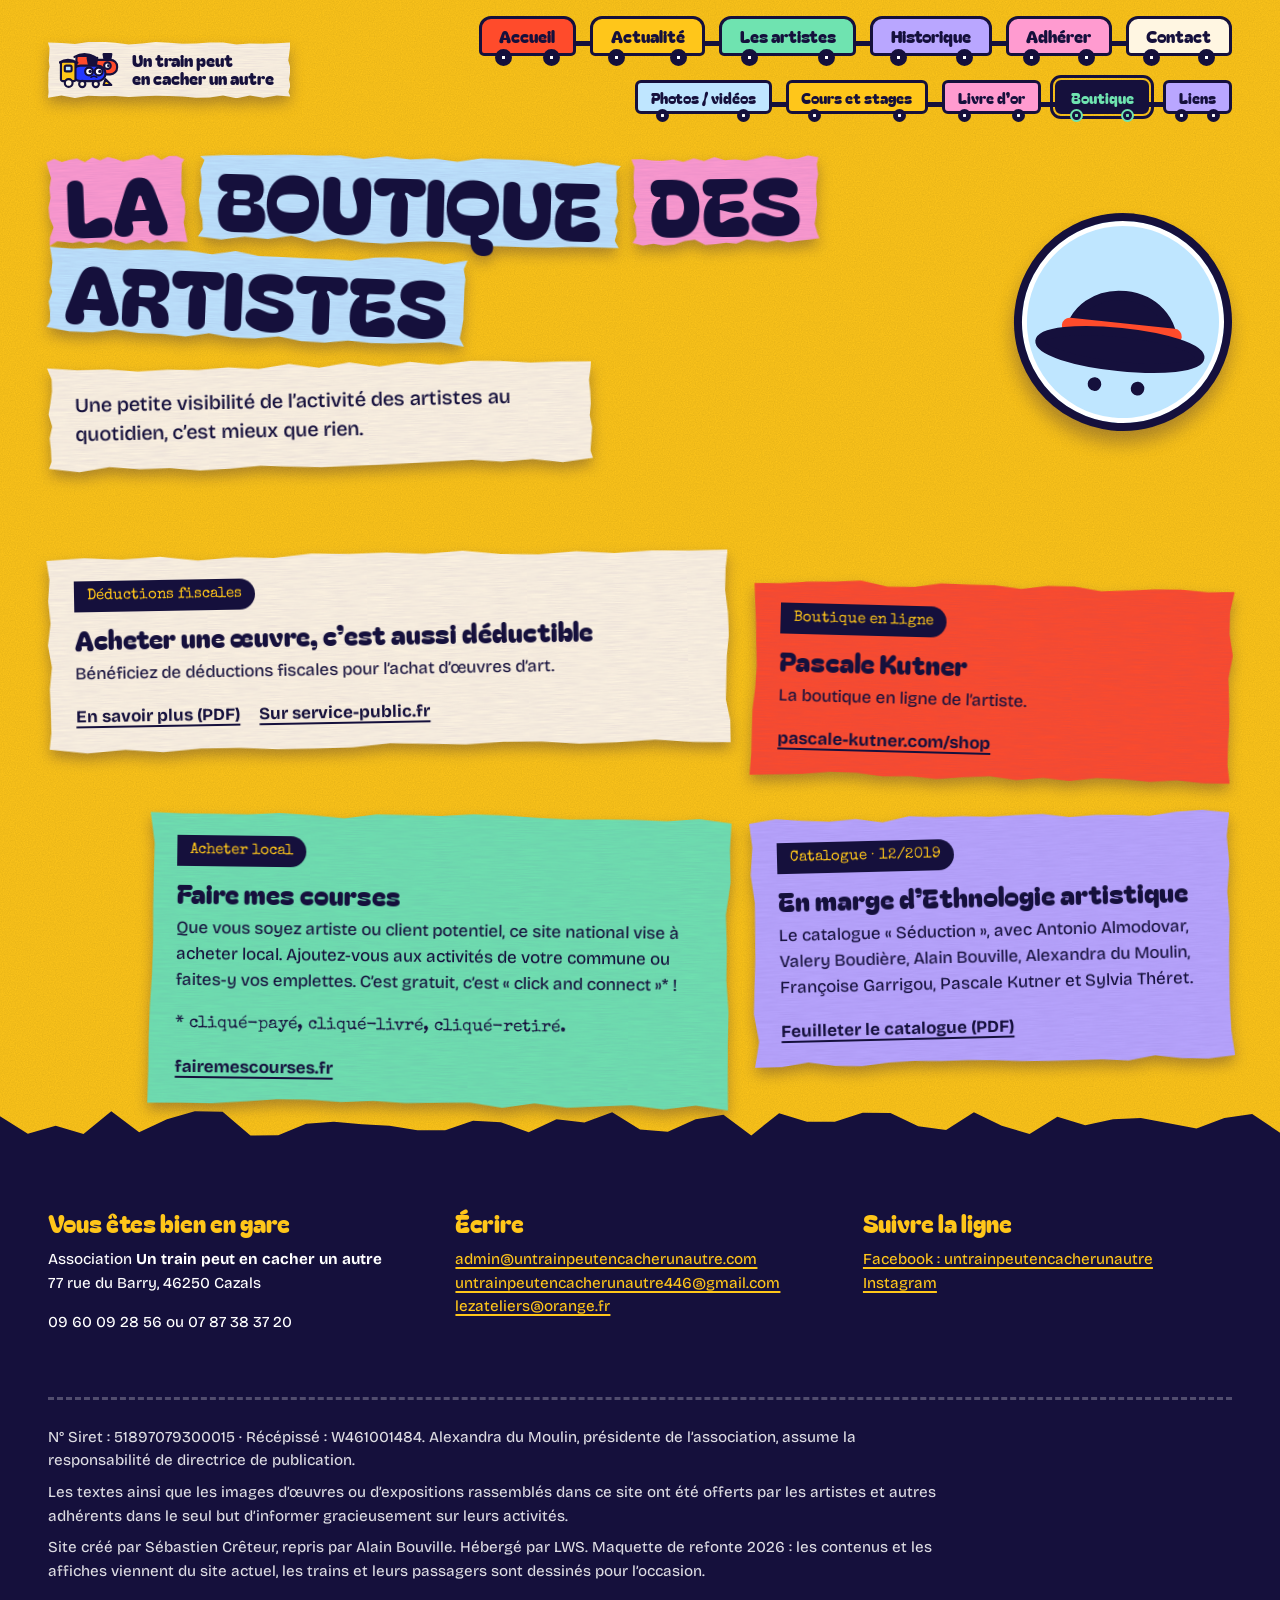
<file: boutique.html>
<!doctype html>
<html lang="fr">
<head>
<meta charset="utf-8">
<meta name="viewport" content="width=device-width, initial-scale=1">
<title>Boutique · Un train peut en cacher un autre</title>
<meta name="description" content="La boutique des artistes de l’association Un train peut en cacher un autre.">
<meta name="theme-color" content="#2338ff">
<link rel="stylesheet" href="assets/style.css">
<script>document.documentElement.classList.add("js");try{if(sessionStorage.getItem("utpecua-pass"))document.documentElement.classList.add("arriving")}catch(e){}</script>
</head>
<body data-page="boutique">
<a class="skip" href="#main">Aller au contenu</a>
<header class="top wrap">
  <a class="brand scrap scrap--tight" href="index.html" aria-label="Un train peut en cacher un autre, accueil"><svg viewBox="0 0 64 40" aria-hidden="true" stroke="#15103c" stroke-width="2.2" stroke-linejoin="round" stroke-linecap="round"><g transform="translate(14 -2)"><path d="M33 12l-1-6h8l-1 6" fill="#15103c"/><rect x="18" y="12" width="28" height="15" rx="7" fill="#ff4b2b"/><rect x="4" y="8" width="17" height="19" rx="2" fill="#ff4b2b"/><path d="M2 9q10-6 21 0" fill="none"/><circle cx="36" cy="18" r="3.4" fill="#fff"/><circle cx="37" cy="18" r="1.4" fill="#15103c" stroke="none"/></g><path d="M31 16l-1.5-8h10L38 16" fill="#15103c"/><rect x="14" y="16" width="34" height="16" rx="8" fill="#2338ff"/><rect x="2" y="12" width="15" height="20" rx="2" fill="#ffc61a"/><path d="M0 13q9-6 19 0" fill="none"/><rect x="6" y="16" width="7" height="6" rx="1.5" fill="#bfe6ff"/><circle cx="31" cy="22" r="4" fill="#fff"/><circle cx="32.2" cy="22" r="1.7" fill="#15103c" stroke="none"/><circle cx="41" cy="22" r="4" fill="#fff"/><circle cx="42.2" cy="22" r="1.7" fill="#15103c" stroke="none"/><path d="M33 28q3-2 6 0" fill="none" stroke-width="1.6"/><circle cx="10" cy="34" r="4" fill="#fff6e2"/><circle cx="24" cy="35" r="3.2" fill="#fff6e2"/><circle cx="38" cy="35" r="3.2" fill="#fff6e2"/><path d="M48 30l6 6h-8z" fill="#ffc61a"/></svg><span>Un train peut<br>en cacher un autre</span></a>
  <button class="menu-toggle" type="button" aria-expanded="false" aria-controls="menu"><span data-label>Tous les wagons</span><small>11 rubriques</small></button>
  <nav class="nav-wrap" id="menu" aria-label="Navigation principale"><ul class="nav-train " aria-label="Rubriques principales"><li><a href="index.html">Accueil</a></li><li><a href="actualite.html">Actualité</a></li><li><a href="artistes.html">Les artistes</a></li><li><a href="historique.html">Historique</a></li><li><a href="adherer.html">Adhérer</a></li><li><a href="contact.html">Contact</a></li></ul><ul class="nav-train nav-train--freight" aria-label="Autres rubriques"><li><a href="photos.html">Photos / vidéos</a></li><li><a href="cours.html">Cours et stages</a></li><li><a href="livredor.html">Livre d’or</a></li><li><a href="boutique.html" aria-current="page">Boutique</a></li><li><a href="liens.html">Liens</a></li></ul></nav>
</header>
<main id="main">
<div class="wrap page-head"><div class="page-head__txt">
  <h1 class="ransom ransom--page" aria-label="La boutique des artistes"><span class="scrap c-pink" style="--r:-2.2deg" aria-hidden="true">La</span><span class="scrap c-sky" style="--r:1.6deg" aria-hidden="true">boutique</span><span class="scrap c-pink" style="--r:-0.8deg" aria-hidden="true">des</span><span class="scrap c-sky" style="--r:2.4deg" aria-hidden="true">artistes</span></h1>
  <p class="scrap lede" style="--c:var(--bone)">Une petite visibilité de l’activité des artistes au quotidien, c’est mieux que rien.</p>
</div><div class="porthole" aria-hidden="true"><span data-pax="melon"></span></div></div>

<div class="wrap">
  <div class="shop">
    <div class="scrap s1"><span class="price-tag">Déductions fiscales</span><h2 class="sub">Acheter une œuvre, c’est aussi déductible</h2><p>Bénéficiez de déductions fiscales pour l’achat d’œuvres d’art.</p><p class="links-row"><a href="https://www.untrainpeutencacherunautre.com/images/defisc.pdf" target="_blank" rel="noopener">En savoir plus (PDF)<span class="vh"> (nouvel onglet)</span></a><a href="https://www.service-public.fr/professionnels-entreprises/vosdroits/F32914" target="_blank" rel="noopener">Sur service-public.fr<span class="vh"> (nouvel onglet)</span></a></p></div>
    <div class="scrap s2"><span class="price-tag">Boutique en ligne</span><h2 class="sub">Pascale Kutner</h2><p>La boutique en ligne de l’artiste.</p><p class="links-row"><a href="https://www.pascale-kutner.com/shop/" target="_blank" rel="noopener">pascale-kutner.com/shop<span class="vh"> (nouvel onglet)</span></a></p></div>
    <div class="scrap s3"><span class="price-tag">Acheter local</span><h2 class="sub">Faire mes courses</h2><p>Que vous soyez artiste ou client potentiel, ce site national vise à acheter local. Ajoutez-vous aux activités de votre commune ou faites-y vos emplettes. C’est gratuit, c’est « click and connect »* !</p><p class="note stamp-font">* cliqué-payé, cliqué-livré, cliqué-retiré.</p><p class="links-row"><a href="https://fairemescourses.fr/" target="_blank" rel="noopener">fairemescourses.fr<span class="vh"> (nouvel onglet)</span></a></p></div>
    <div class="scrap s4"><span class="price-tag">Catalogue · 12/2019</span><h2 class="sub">En marge d’Ethnologie artistique</h2><p>Le catalogue « Séduction », avec Antonio Almodovar, Valery Boudière, Alain Bouville, Alexandra du Moulin, Françoise Garrigou, Pascale Kutner et Sylvia Théret.</p><p class="links-row"><a href="https://www.untrainpeutencacherunautre.com/images/catalogue%20seduction.pdf" target="_blank" rel="noopener">Feuilleter le catalogue (PDF)<span class="vh"> (nouvel onglet)</span></a></p></div>
  </div>
</div>
</main>
<footer class="foot torn-top">
  <div class="wrap">
    <div class="cols">
      <div>
        <h2>Vous êtes bien en gare</h2>
        <p>Association <strong>Un train peut en cacher un autre</strong><br>77 rue du Barry, 46250 Cazals</p>
        <p>09 60 09 28 56 ou 07 87 38 37 20</p>
      </div>
      <div>
        <h2>Écrire</h2>
        <p><a href="mailto:admin@untrainpeutencacherunautre.com">admin@untrainpeutencacherunautre.com</a><br>
        <a href="mailto:untrainpeutencacherunautre446@gmail.com">untrainpeutencacherunautre446@gmail.com</a><br>
        <a href="mailto:lezateliers@orange.fr">lezateliers@orange.fr</a></p>
      </div>
      <div>
        <h2>Suivre la ligne</h2>
        <p><a href="http://www.facebook.com/Untrain46250" target="_blank" rel="noopener">Facebook : untrainpeutencacherunautre<span class="vh"> (nouvel onglet)</span></a><br><a href="https://www.instagram.com/p/CZyYAz2MYJ1/" target="_blank" rel="noopener">Instagram<span class="vh"> (nouvel onglet)</span></a></p>
      </div>
    </div>
    <div class="legal">
      <p>N° Siret : 51897079300015 · Récépissé : W461001484. Alexandra du Moulin, présidente de l’association, assume la responsabilité de directrice de publication.</p>
      <p>Les textes ainsi que les images d’œuvres ou d’expositions rassemblés dans ce site ont été offerts par les artistes et autres adhérents dans le seul but d’informer gracieusement sur leurs activités.</p>
      <p>Site créé par Sébastien Crêteur, repris par Alain Bouville. Hébergé par LWS. Maquette de refonte 2026 : les contenus et les affiches viennent du site actuel, les trains et leurs passagers sont dessinés pour l’occasion.</p>
    </div>
  </div>
</footer>
<script src="assets/app.js"></script>
</body>
</html>
</file>
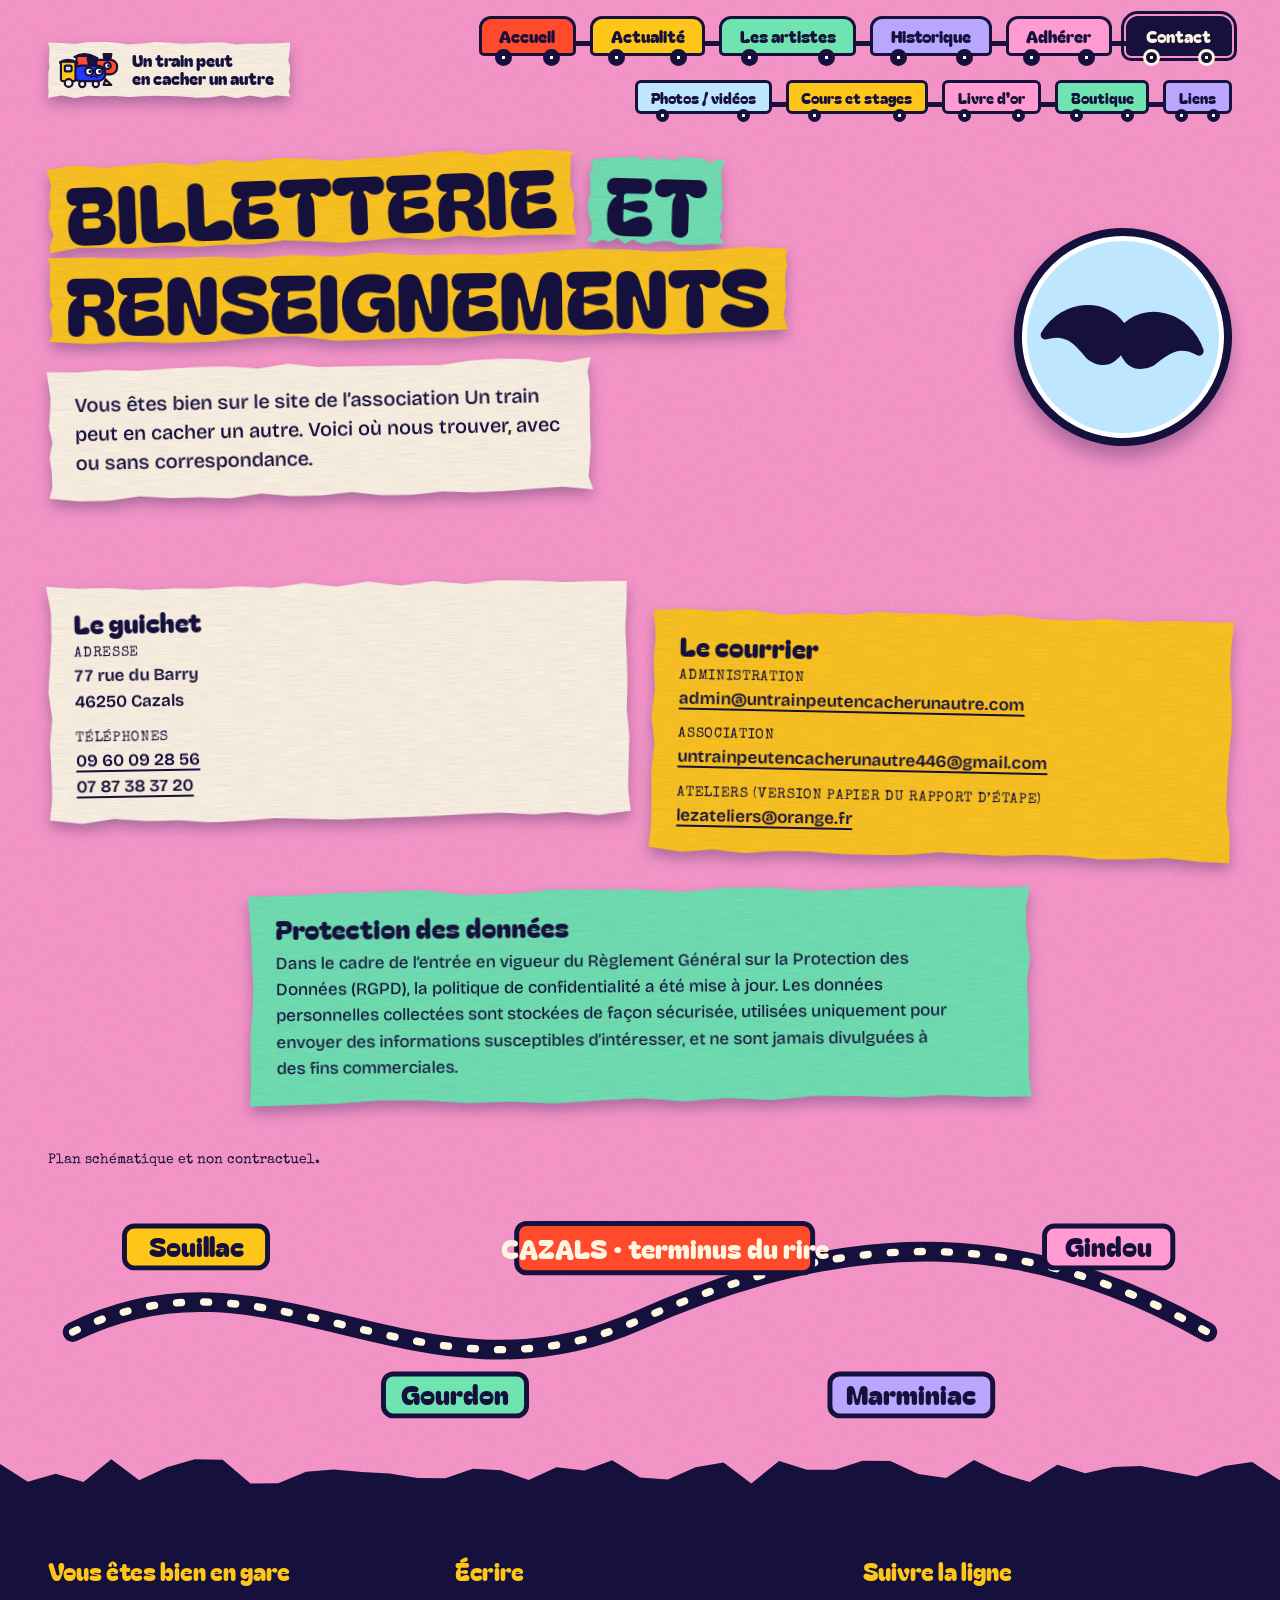
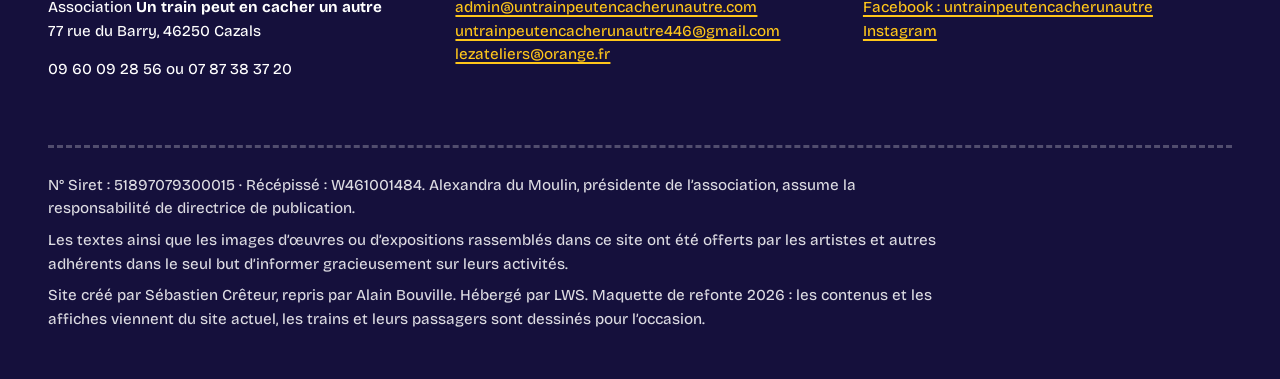
<file: contact.html>
<!doctype html>
<html lang="fr">
<head>
<meta charset="utf-8">
<meta name="viewport" content="width=device-width, initial-scale=1">
<title>Contact · Un train peut en cacher un autre</title>
<meta name="description" content="Adresse, téléphones et e-mails de l’association Un train peut en cacher un autre, à Cazals (Lot).">
<meta name="theme-color" content="#2338ff">
<link rel="stylesheet" href="assets/style.css">
<script>document.documentElement.classList.add("js");try{if(sessionStorage.getItem("utpecua-pass"))document.documentElement.classList.add("arriving")}catch(e){}</script>
</head>
<body data-page="contact">
<a class="skip" href="#main">Aller au contenu</a>
<header class="top wrap">
  <a class="brand scrap scrap--tight" href="index.html" aria-label="Un train peut en cacher un autre, accueil"><svg viewBox="0 0 64 40" aria-hidden="true" stroke="#15103c" stroke-width="2.2" stroke-linejoin="round" stroke-linecap="round"><g transform="translate(14 -2)"><path d="M33 12l-1-6h8l-1 6" fill="#15103c"/><rect x="18" y="12" width="28" height="15" rx="7" fill="#ff4b2b"/><rect x="4" y="8" width="17" height="19" rx="2" fill="#ff4b2b"/><path d="M2 9q10-6 21 0" fill="none"/><circle cx="36" cy="18" r="3.4" fill="#fff"/><circle cx="37" cy="18" r="1.4" fill="#15103c" stroke="none"/></g><path d="M31 16l-1.5-8h10L38 16" fill="#15103c"/><rect x="14" y="16" width="34" height="16" rx="8" fill="#2338ff"/><rect x="2" y="12" width="15" height="20" rx="2" fill="#ffc61a"/><path d="M0 13q9-6 19 0" fill="none"/><rect x="6" y="16" width="7" height="6" rx="1.5" fill="#bfe6ff"/><circle cx="31" cy="22" r="4" fill="#fff"/><circle cx="32.2" cy="22" r="1.7" fill="#15103c" stroke="none"/><circle cx="41" cy="22" r="4" fill="#fff"/><circle cx="42.2" cy="22" r="1.7" fill="#15103c" stroke="none"/><path d="M33 28q3-2 6 0" fill="none" stroke-width="1.6"/><circle cx="10" cy="34" r="4" fill="#fff6e2"/><circle cx="24" cy="35" r="3.2" fill="#fff6e2"/><circle cx="38" cy="35" r="3.2" fill="#fff6e2"/><path d="M48 30l6 6h-8z" fill="#ffc61a"/></svg><span>Un train peut<br>en cacher un autre</span></a>
  <button class="menu-toggle" type="button" aria-expanded="false" aria-controls="menu"><span data-label>Tous les wagons</span><small>11 rubriques</small></button>
  <nav class="nav-wrap" id="menu" aria-label="Navigation principale"><ul class="nav-train " aria-label="Rubriques principales"><li><a href="index.html">Accueil</a></li><li><a href="actualite.html">Actualité</a></li><li><a href="artistes.html">Les artistes</a></li><li><a href="historique.html">Historique</a></li><li><a href="adherer.html">Adhérer</a></li><li><a href="contact.html" aria-current="page">Contact</a></li></ul><ul class="nav-train nav-train--freight" aria-label="Autres rubriques"><li><a href="photos.html">Photos / vidéos</a></li><li><a href="cours.html">Cours et stages</a></li><li><a href="livredor.html">Livre d’or</a></li><li><a href="boutique.html">Boutique</a></li><li><a href="liens.html">Liens</a></li></ul></nav>
</header>

<main id="main">
<div class="wrap page-head"><div class="page-head__txt">
  <h1 class="ransom ransom--page" aria-label="Billetterie et renseignements"><span class="scrap c-mustard" style="--r:-2.2deg" aria-hidden="true">Billetterie</span><span class="scrap c-mint" style="--r:1.6deg" aria-hidden="true">et</span><span class="scrap c-mustard" style="--r:-0.8deg" aria-hidden="true">renseignements</span></h1>
  <p class="scrap lede" style="--c:var(--bone)">Vous êtes bien sur le site de l’association Un train peut en cacher un autre. Voici où nous trouver, avec ou sans correspondance.</p>
</div><div class="porthole" aria-hidden="true"><span data-pax="moustache"></span></div></div>
<div class="wrap">
  <div class="contact-grid">
    <div class="scrap k-a"><h2 class="sub">Le guichet</h2><dl><div><dt>Adresse</dt><dd>77 rue du Barry<br>46250 Cazals</dd></div><div><dt>Téléphones</dt><dd><a href="tel:+33960092856">09 60 09 28 56</a><br><a href="tel:+33787383720">07 87 38 37 20</a></dd></div></dl></div>
    <div class="scrap k-b"><h2 class="sub">Le courrier</h2><dl><div><dt>Administration</dt><dd><a href="mailto:admin@untrainpeutencacherunautre.com">admin@untrainpeutencacherunautre.com</a></dd></div><div><dt>Association</dt><dd><a href="mailto:untrainpeutencacherunautre446@gmail.com">untrainpeutencacherunautre446@gmail.com</a></dd></div><div><dt>Ateliers (version papier du rapport d’étape)</dt><dd><a href="mailto:lezateliers@orange.fr">lezateliers@orange.fr</a></dd></div></dl></div>
    <div class="scrap k-c"><h2 class="sub">Protection des données</h2><p>Dans le cadre de l’entrée en vigueur du Règlement Général sur la Protection des Données (RGPD), la politique de confidentialité a été mise à jour. Les données personnelles collectées sont stockées de façon sécurisée, utilisées uniquement pour envoyer des informations susceptibles d’intéresser, et ne sont jamais divulguées à des fins commerciales.</p></div>
  </div>
  <div class="plan"><p class="demo-note">Plan schématique et non contractuel.</p><svg viewBox="0 0 960 220" role="img" aria-label="Plan schématique et fantaisiste : la voie passe par Souillac, Gourdon, Cazals, Marminiac et Gindou" stroke="#15103c" stroke-width="4" stroke-linecap="round" stroke-linejoin="round">
<path d="M20 120 C180 40 300 190 480 110 S800 40 940 120" fill="none" stroke-width="16"/>
<path d="M20 120 C180 40 300 190 480 110 S800 40 940 120" fill="none" stroke="#fff6e2" stroke-width="6" stroke-dasharray="4 18"/>
<g font-family="Bagel Fat One, sans-serif" font-size="22" fill="#15103c" stroke="none">
<g transform="translate(120 56)"><rect x="-58" y="-22" width="116" height="34" rx="8" fill="#ffc61a" stroke="#15103c"/><text x="0" y="3" text-anchor="middle">Souillac</text></g>
<g transform="translate(330 176)"><rect x="-58" y="-22" width="116" height="34" rx="8" fill="#6fe3b0" stroke="#15103c"/><text x="0" y="3" text-anchor="middle">Gourdon</text></g>
<g transform="translate(500 56)"><rect x="-120" y="-24" width="240" height="40" rx="8" fill="#ff4b2b" stroke="#15103c"/><text x="0" y="5" text-anchor="middle" fill="#fff6e2">CAZALS · terminus du rire</text></g>
<g transform="translate(700 176)"><rect x="-66" y="-22" width="132" height="34" rx="8" fill="#b9a6ff" stroke="#15103c"/><text x="0" y="3" text-anchor="middle">Marminiac</text></g>
<g transform="translate(860 56)"><rect x="-52" y="-22" width="104" height="34" rx="8" fill="#ff9bd0" stroke="#15103c"/><text x="0" y="3" text-anchor="middle">Gindou</text></g>
</g></svg></div>
</div>
</main>
<footer class="foot torn-top">
  <div class="wrap">
    <div class="cols">
      <div>
        <h2>Vous êtes bien en gare</h2>
        <p>Association <strong>Un train peut en cacher un autre</strong><br>77 rue du Barry, 46250 Cazals</p>
        <p>09 60 09 28 56 ou 07 87 38 37 20</p>
      </div>
      <div>
        <h2>Écrire</h2>
        <p><a href="mailto:admin@untrainpeutencacherunautre.com">admin@untrainpeutencacherunautre.com</a><br>
        <a href="mailto:untrainpeutencacherunautre446@gmail.com">untrainpeutencacherunautre446@gmail.com</a><br>
        <a href="mailto:lezateliers@orange.fr">lezateliers@orange.fr</a></p>
      </div>
      <div>
        <h2>Suivre la ligne</h2>
        <p><a href="http://www.facebook.com/Untrain46250" target="_blank" rel="noopener">Facebook : untrainpeutencacherunautre<span class="vh"> (nouvel onglet)</span></a><br><a href="https://www.instagram.com/p/CZyYAz2MYJ1/" target="_blank" rel="noopener">Instagram<span class="vh"> (nouvel onglet)</span></a></p>
      </div>
    </div>
    <div class="legal">
      <p>N° Siret : 51897079300015 · Récépissé : W461001484. Alexandra du Moulin, présidente de l’association, assume la responsabilité de directrice de publication.</p>
      <p>Les textes ainsi que les images d’œuvres ou d’expositions rassemblés dans ce site ont été offerts par les artistes et autres adhérents dans le seul but d’informer gracieusement sur leurs activités.</p>
      <p>Site créé par Sébastien Crêteur, repris par Alain Bouville. Hébergé par LWS. Maquette de refonte 2026 : les contenus et les affiches viennent du site actuel, les trains et leurs passagers sont dessinés pour l’occasion.</p>
    </div>
  </div>
</footer>
<script src="assets/app.js"></script>
</body>
</html>
</file>
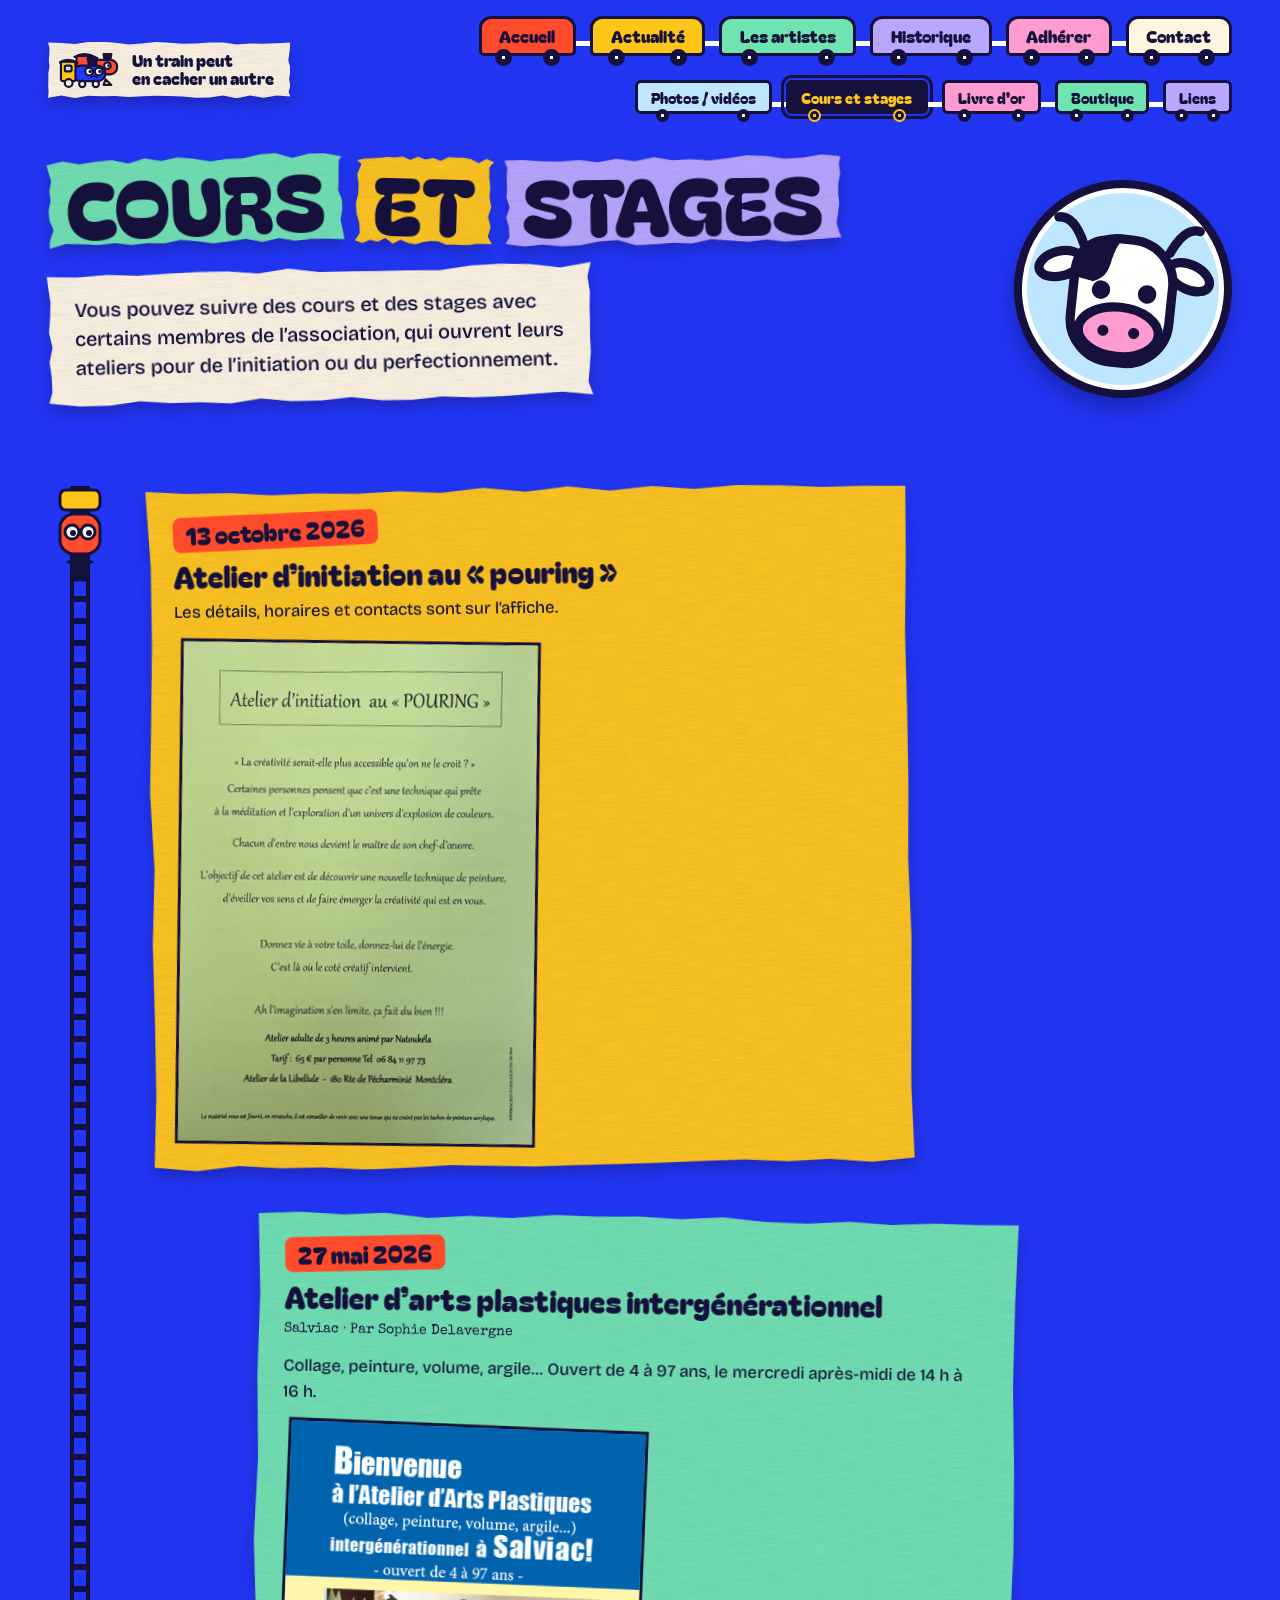
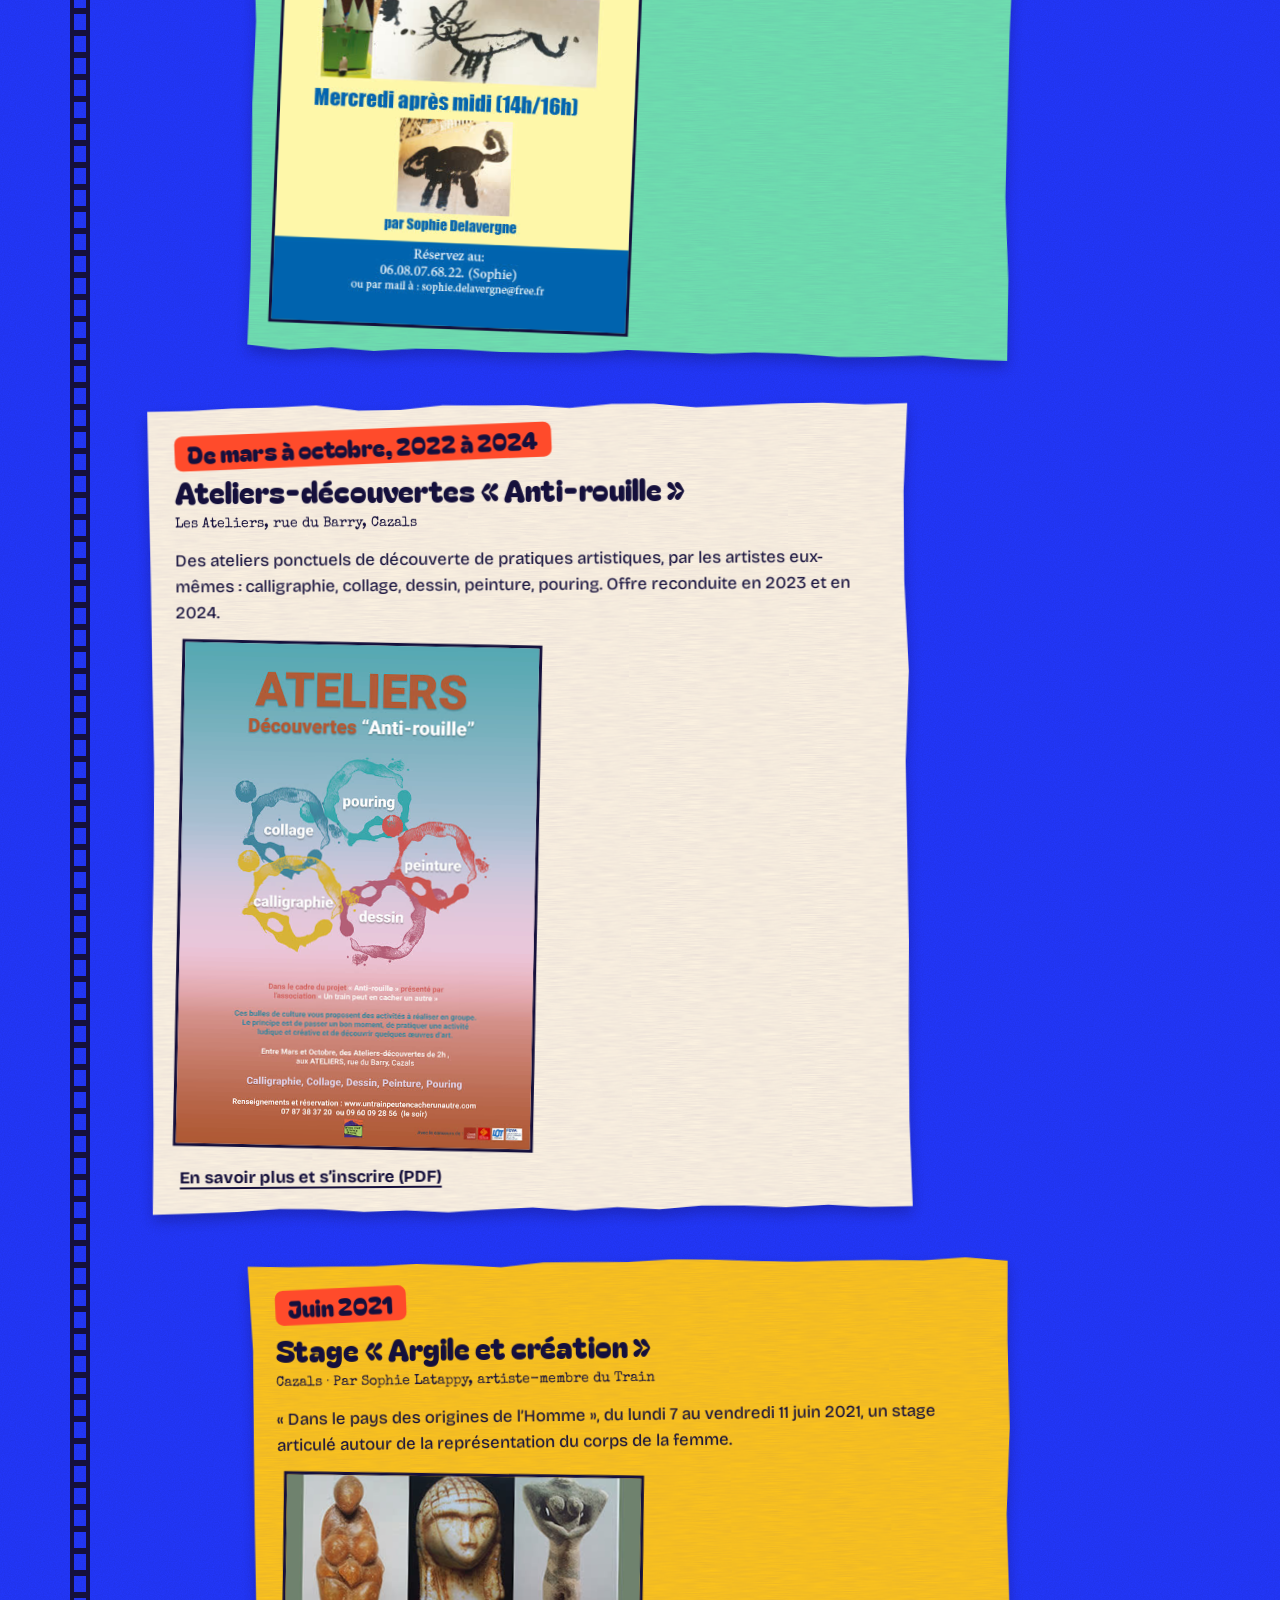
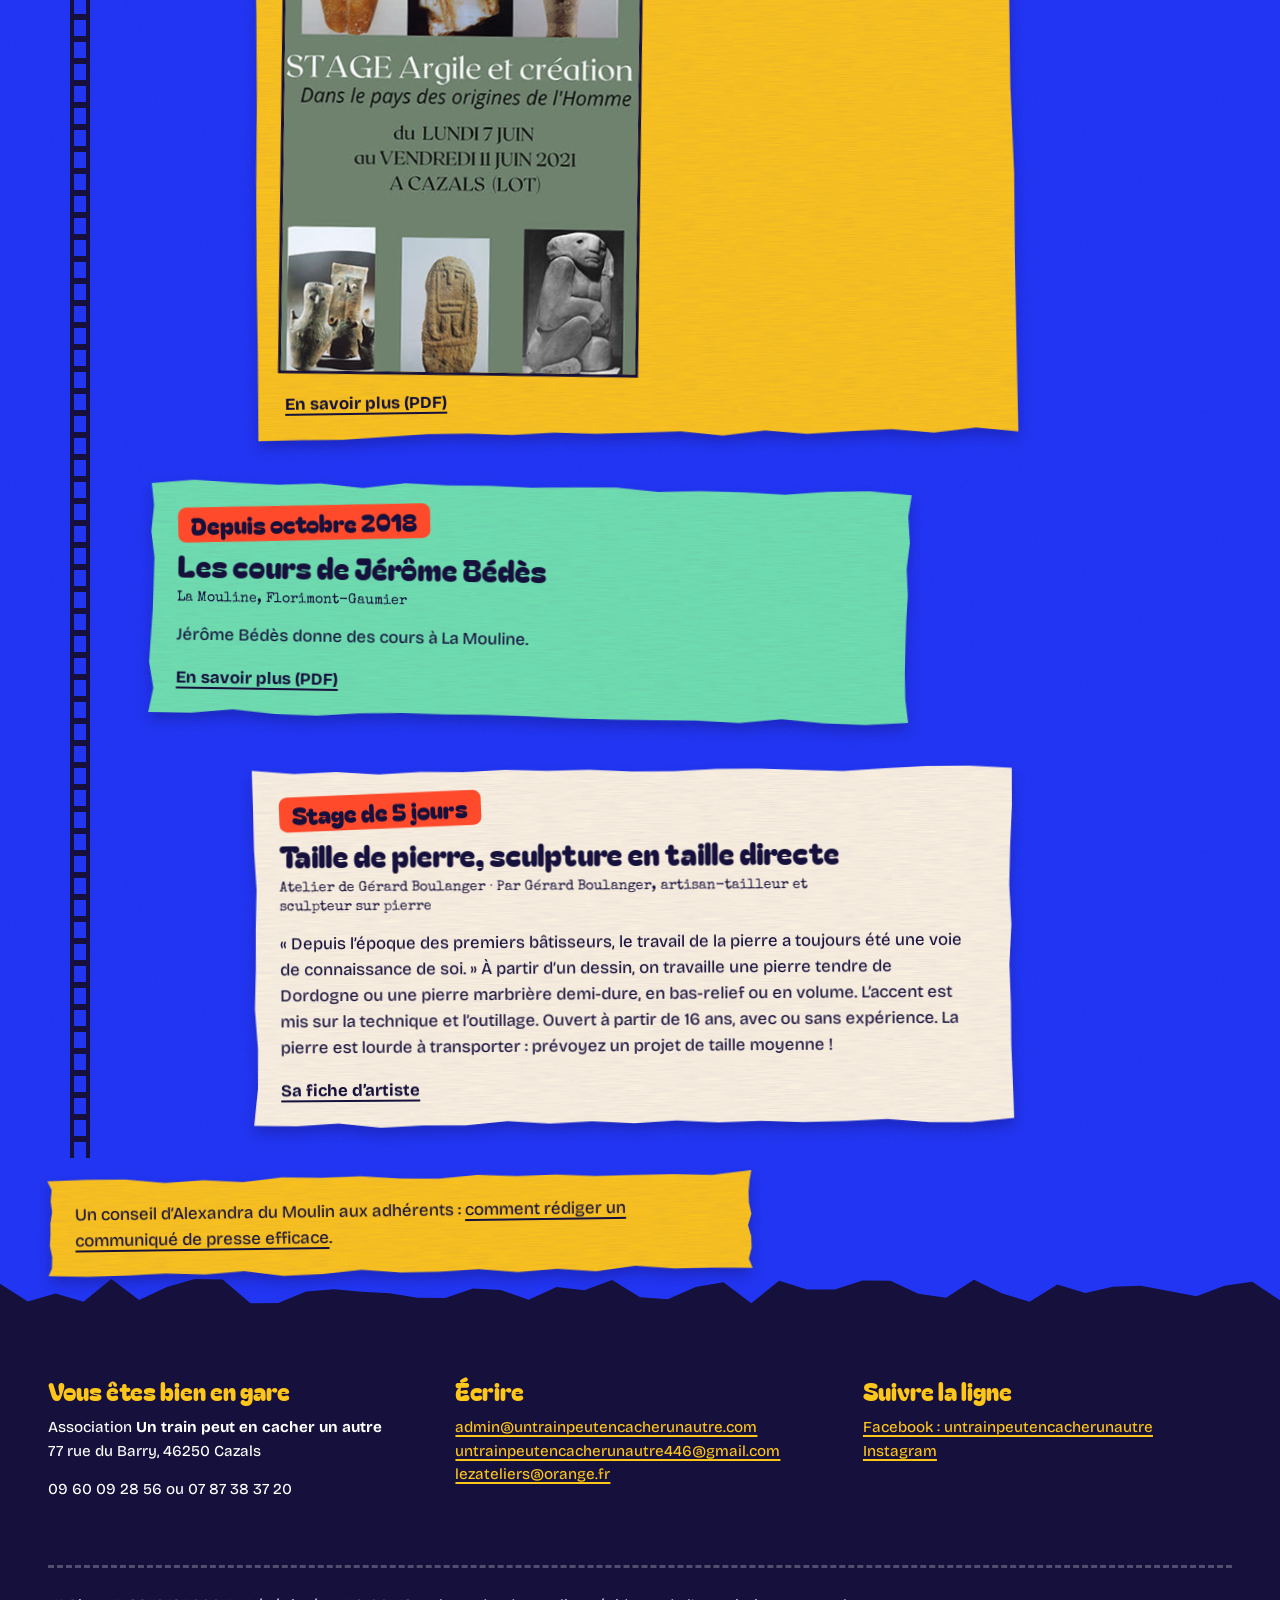
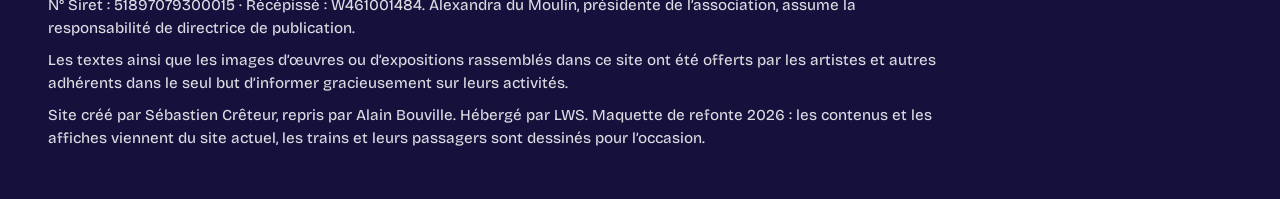
<file: cours.html>
<!doctype html>
<html lang="fr">
<head>
<meta charset="utf-8">
<meta name="viewport" content="width=device-width, initial-scale=1">
<title>Cours et stages · Un train peut en cacher un autre</title>
<meta name="description" content="Cours, stages et ateliers proposés par les artistes membres de l’association Un train peut en cacher un autre.">
<meta name="theme-color" content="#2338ff">
<link rel="stylesheet" href="assets/style.css">
<script>document.documentElement.classList.add("js");try{if(sessionStorage.getItem("utpecua-pass"))document.documentElement.classList.add("arriving")}catch(e){}</script>
</head>
<body data-page="cours">
<a class="skip" href="#main">Aller au contenu</a>
<header class="top wrap">
  <a class="brand scrap scrap--tight" href="index.html" aria-label="Un train peut en cacher un autre, accueil"><svg viewBox="0 0 64 40" aria-hidden="true" stroke="#15103c" stroke-width="2.2" stroke-linejoin="round" stroke-linecap="round"><g transform="translate(14 -2)"><path d="M33 12l-1-6h8l-1 6" fill="#15103c"/><rect x="18" y="12" width="28" height="15" rx="7" fill="#ff4b2b"/><rect x="4" y="8" width="17" height="19" rx="2" fill="#ff4b2b"/><path d="M2 9q10-6 21 0" fill="none"/><circle cx="36" cy="18" r="3.4" fill="#fff"/><circle cx="37" cy="18" r="1.4" fill="#15103c" stroke="none"/></g><path d="M31 16l-1.5-8h10L38 16" fill="#15103c"/><rect x="14" y="16" width="34" height="16" rx="8" fill="#2338ff"/><rect x="2" y="12" width="15" height="20" rx="2" fill="#ffc61a"/><path d="M0 13q9-6 19 0" fill="none"/><rect x="6" y="16" width="7" height="6" rx="1.5" fill="#bfe6ff"/><circle cx="31" cy="22" r="4" fill="#fff"/><circle cx="32.2" cy="22" r="1.7" fill="#15103c" stroke="none"/><circle cx="41" cy="22" r="4" fill="#fff"/><circle cx="42.2" cy="22" r="1.7" fill="#15103c" stroke="none"/><path d="M33 28q3-2 6 0" fill="none" stroke-width="1.6"/><circle cx="10" cy="34" r="4" fill="#fff6e2"/><circle cx="24" cy="35" r="3.2" fill="#fff6e2"/><circle cx="38" cy="35" r="3.2" fill="#fff6e2"/><path d="M48 30l6 6h-8z" fill="#ffc61a"/></svg><span>Un train peut<br>en cacher un autre</span></a>
  <button class="menu-toggle" type="button" aria-expanded="false" aria-controls="menu"><span data-label>Tous les wagons</span><small>11 rubriques</small></button>
  <nav class="nav-wrap" id="menu" aria-label="Navigation principale"><ul class="nav-train " aria-label="Rubriques principales"><li><a href="index.html">Accueil</a></li><li><a href="actualite.html">Actualité</a></li><li><a href="artistes.html">Les artistes</a></li><li><a href="historique.html">Historique</a></li><li><a href="adherer.html">Adhérer</a></li><li><a href="contact.html">Contact</a></li></ul><ul class="nav-train nav-train--freight" aria-label="Autres rubriques"><li><a href="photos.html">Photos / vidéos</a></li><li><a href="cours.html" aria-current="page">Cours et stages</a></li><li><a href="livredor.html">Livre d’or</a></li><li><a href="boutique.html">Boutique</a></li><li><a href="liens.html">Liens</a></li></ul></nav>
</header>
<main id="main">
<div class="wrap page-head"><div class="page-head__txt">
  <h1 class="ransom ransom--page" aria-label="Cours et stages"><span class="scrap c-mint" style="--r:-2.2deg" aria-hidden="true">Cours</span><span class="scrap c-mustard" style="--r:1.6deg" aria-hidden="true">et</span><span class="scrap c-lilac" style="--r:-0.8deg" aria-hidden="true">stages</span></h1>
  <p class="scrap lede" style="--c:var(--bone)">Vous pouvez suivre des cours et des stages avec certains membres de l’association, qui ouvrent leurs ateliers pour de l’initiation ou du perfectionnement.</p>
</div><div class="porthole" aria-hidden="true"><span data-pax="cow"></span></div></div>

<div class="wrap">
  <div class="line">
    <div class="line__rail" aria-hidden="true"><div class="rider" data-rider></div></div>
    <ol class="stops"><li class="stop"><div class="scrap"><span class="y">13 octobre 2026</span><h2 class="sub">Atelier d’initiation au « pouring »</h2><p>Les détails, horaires et contacts sont sur l’affiche.</p><img width="427" height="602" src="assets/img/stages-pouring.jpg" alt="Affiche verte de l’atelier d’initiation au pouring" loading="lazy"></div></li><li class="stop"><div class="scrap"><span class="y">27 mai 2026</span><h2 class="sub">Atelier d’arts plastiques intergénérationnel</h2><p class="where">Salviac · Par Sophie Delavergne</p><p>Collage, peinture, volume, argile… Ouvert de 4 à 97 ans, le mercredi après-midi de 14 h à 16 h.</p><img width="417" height="588" src="assets/img/flyeratelierdelavergne.jpg" alt="Flyer bleu et jaune de l’atelier d’arts plastiques intergénérationnel à Salviac, avec des dessins d’enfants" loading="lazy"></div></li><li class="stop"><div class="scrap"><span class="y">De mars à octobre, 2022 à 2024</span><h2 class="sub">Ateliers-découvertes « Anti-rouille »</h2><p class="where">Les Ateliers, rue du Barry, Cazals</p><p>Des ateliers ponctuels de découverte de pratiques artistiques, par les artistes eux-mêmes : calligraphie, collage, dessin, peinture, pouring. Offre reconduite en 2023 et en 2024.</p><img width="630" height="892" src="assets/img/aff-ateliers-web-630.jpg" alt="Affiche Ateliers découvertes Anti-rouille : calligraphie, collage, dessin, peinture, pouring" loading="lazy"><p class="links-row"><a href="https://www.untrainpeutencacherunautre.com/images/ateliers/antirouille-inscription.pdf" target="_blank" rel="noopener">En savoir plus et s’inscrire (PDF)<span class="vh"> (nouvel onglet)</span></a></p></div></li><li class="stop"><div class="scrap"><span class="y">Juin 2021</span><h2 class="sub">Stage « Argile et création »</h2><p class="where">Cazals · Par Sophie Latappy, artiste-membre du Train</p><p>« Dans le pays des origines de l’Homme », du lundi 7 au vendredi 11 juin 2021, un stage articulé autour de la représentation du corps de la femme.</p><img width="427" height="598" src="assets/img/stage-latappy-couv.jpg" alt="Affiche du stage Argile et création, avec des statuettes préhistoriques" loading="lazy"><p class="links-row"><a href="https://www.untrainpeutencacherunautre.com/images/stage-latappy-web.pdf" target="_blank" rel="noopener">En savoir plus (PDF)<span class="vh"> (nouvel onglet)</span></a></p></div></li><li class="stop"><div class="scrap"><span class="y">Depuis octobre 2018</span><h2 class="sub">Les cours de Jérôme Bédès</h2><p class="where">La Mouline, Florimont-Gaumier</p><p>Jérôme Bédès donne des cours à La Mouline.</p><p class="links-row"><a href="https://www.untrainpeutencacherunautre.com/images/la%20mouline.pdf" target="_blank" rel="noopener">En savoir plus (PDF)<span class="vh"> (nouvel onglet)</span></a></p></div></li><li class="stop"><div class="scrap"><span class="y">Stage de 5 jours</span><h2 class="sub">Taille de pierre, sculpture en taille directe</h2><p class="where">Atelier de Gérard Boulanger · Par Gérard Boulanger, artisan-tailleur et sculpteur sur pierre</p><p>« Depuis l’époque des premiers bâtisseurs, le travail de la pierre a toujours été une voie de connaissance de soi. » À partir d’un dessin, on travaille une pierre tendre de Dordogne ou une pierre marbrière demi-dure, en bas-relief ou en volume. L’accent est mis sur la technique et l’outillage. Ouvert à partir de 16 ans, avec ou sans expérience. La pierre est lourde à transporter : prévoyez un projet de taille moyenne !</p><p class="links-row"><a href="https://www.untrainpeutencacherunautre.com/gerardboulanger.html" target="_blank" rel="noopener">Sa fiche d’artiste<span class="vh"> (nouvel onglet)</span></a></p></div></li></ol>
  </div>
  <p class="scrap" style="--c:var(--mustard);--r:-0.8deg;max-width:44rem;margin-top:1rem">Un conseil d’Alexandra du Moulin aux adhérents : <a href="https://fr.wix.com/blog/2019/12/03/communique-de-presse/" target="_blank" rel="noopener">comment rédiger un communiqué de presse efficace<span class="vh"> (nouvel onglet)</span></a>.</p>
</div>
</main>
<footer class="foot torn-top">
  <div class="wrap">
    <div class="cols">
      <div>
        <h2>Vous êtes bien en gare</h2>
        <p>Association <strong>Un train peut en cacher un autre</strong><br>77 rue du Barry, 46250 Cazals</p>
        <p>09 60 09 28 56 ou 07 87 38 37 20</p>
      </div>
      <div>
        <h2>Écrire</h2>
        <p><a href="mailto:admin@untrainpeutencacherunautre.com">admin@untrainpeutencacherunautre.com</a><br>
        <a href="mailto:untrainpeutencacherunautre446@gmail.com">untrainpeutencacherunautre446@gmail.com</a><br>
        <a href="mailto:lezateliers@orange.fr">lezateliers@orange.fr</a></p>
      </div>
      <div>
        <h2>Suivre la ligne</h2>
        <p><a href="http://www.facebook.com/Untrain46250" target="_blank" rel="noopener">Facebook : untrainpeutencacherunautre<span class="vh"> (nouvel onglet)</span></a><br><a href="https://www.instagram.com/p/CZyYAz2MYJ1/" target="_blank" rel="noopener">Instagram<span class="vh"> (nouvel onglet)</span></a></p>
      </div>
    </div>
    <div class="legal">
      <p>N° Siret : 51897079300015 · Récépissé : W461001484. Alexandra du Moulin, présidente de l’association, assume la responsabilité de directrice de publication.</p>
      <p>Les textes ainsi que les images d’œuvres ou d’expositions rassemblés dans ce site ont été offerts par les artistes et autres adhérents dans le seul but d’informer gracieusement sur leurs activités.</p>
      <p>Site créé par Sébastien Crêteur, repris par Alain Bouville. Hébergé par LWS. Maquette de refonte 2026 : les contenus et les affiches viennent du site actuel, les trains et leurs passagers sont dessinés pour l’occasion.</p>
    </div>
  </div>
</footer>
<script src="assets/app.js"></script>
</body>
</html>
</file>
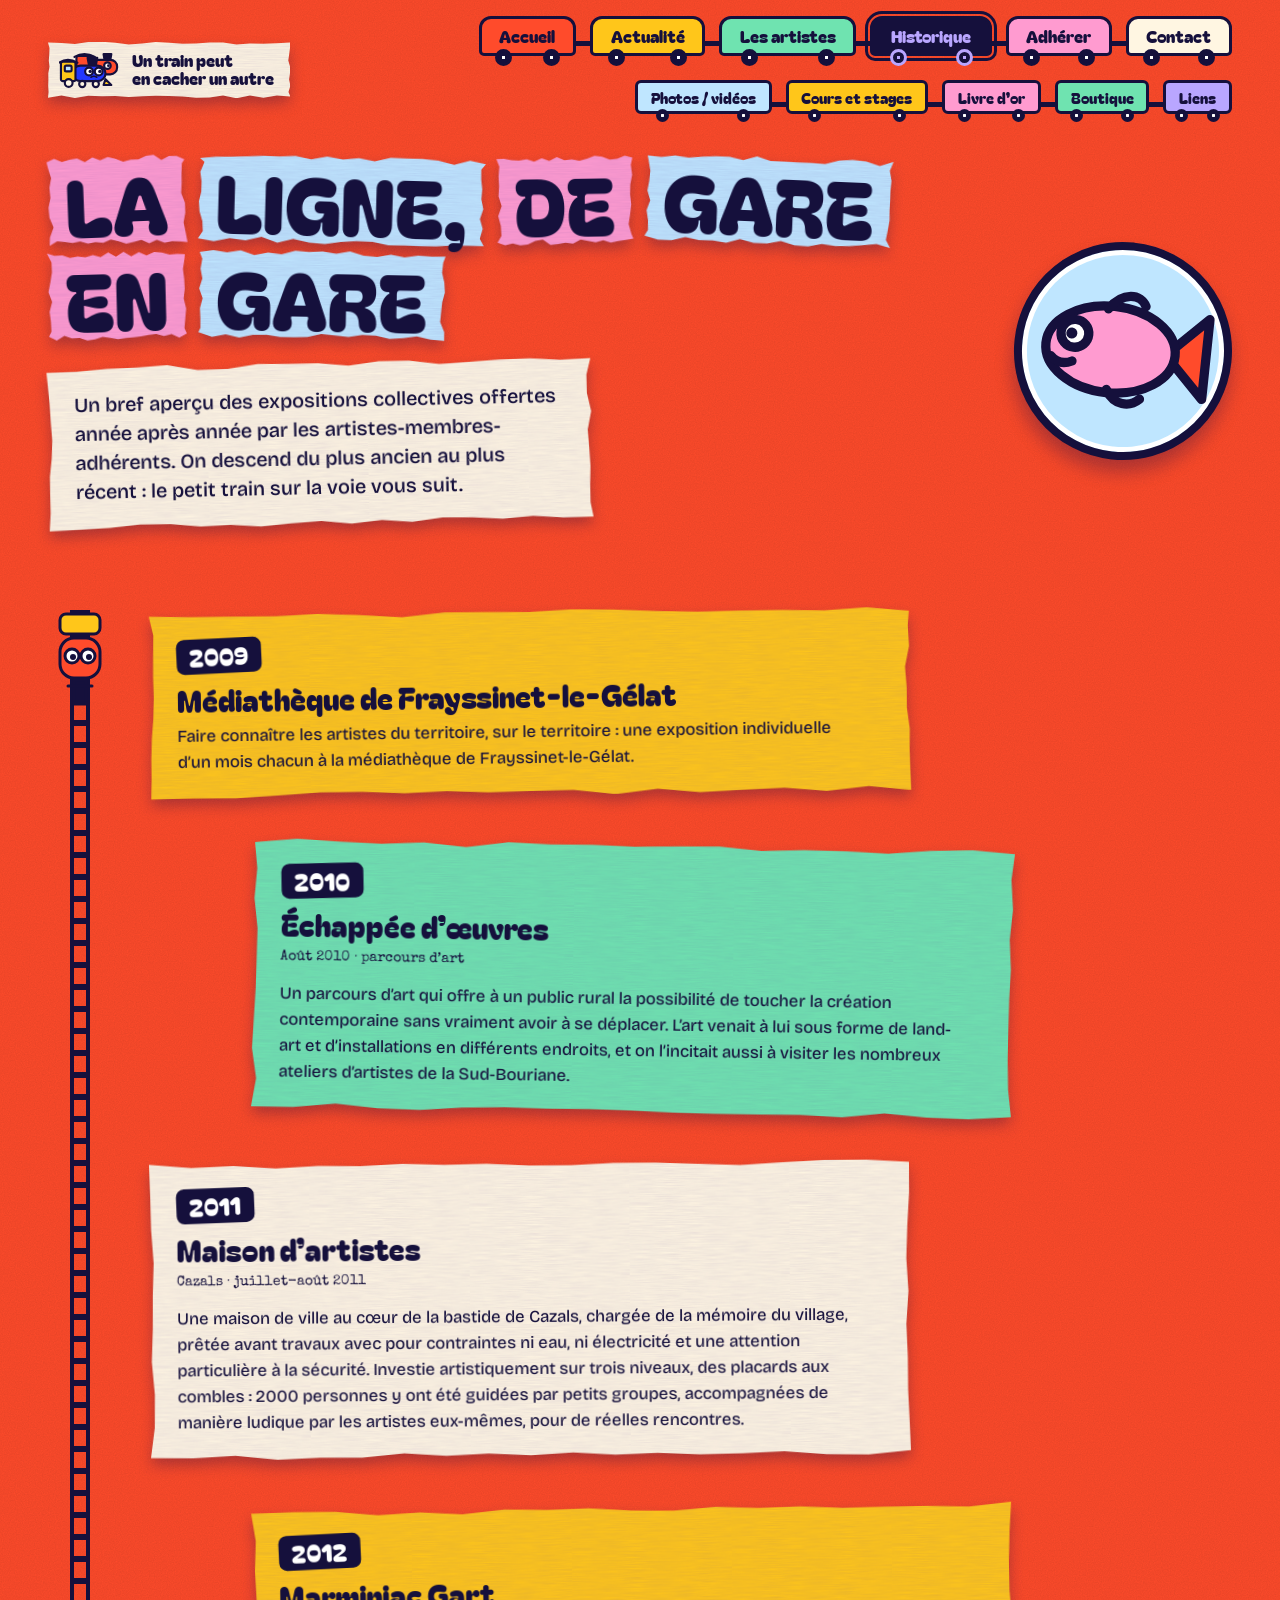
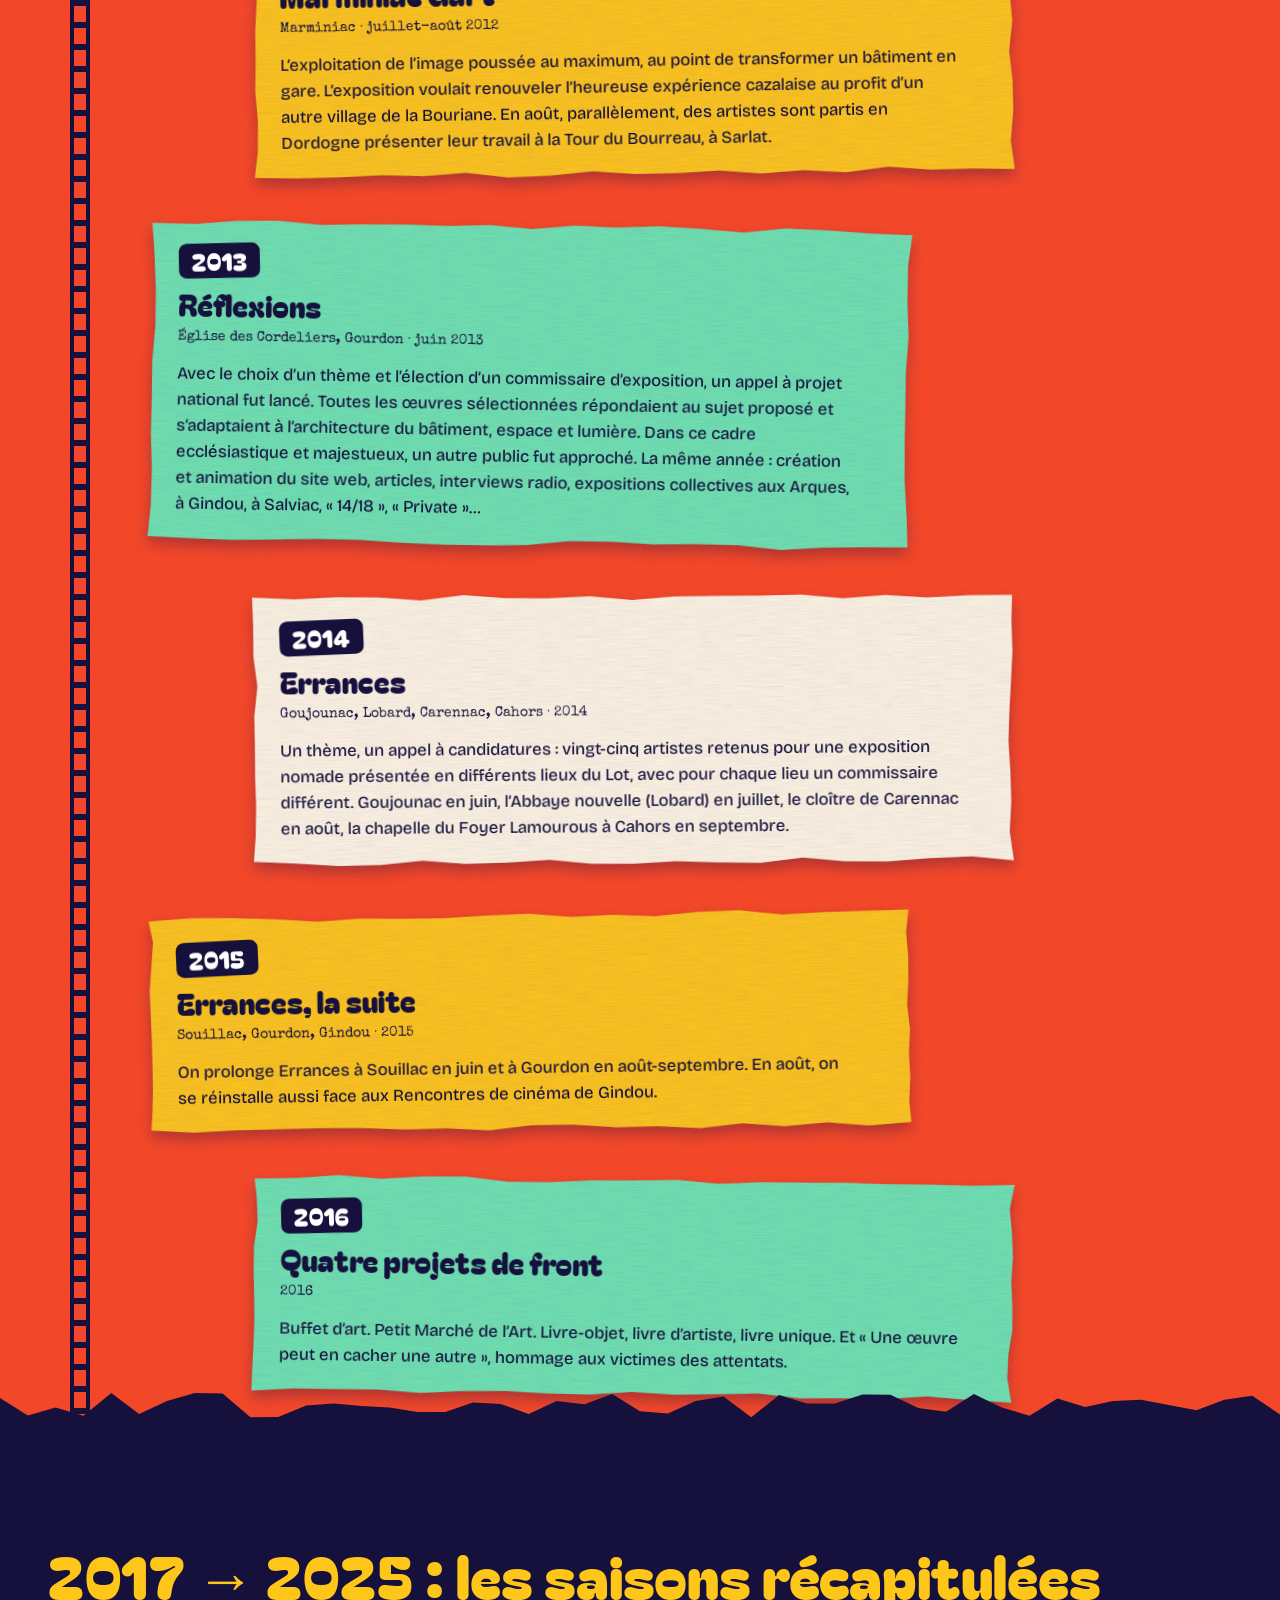
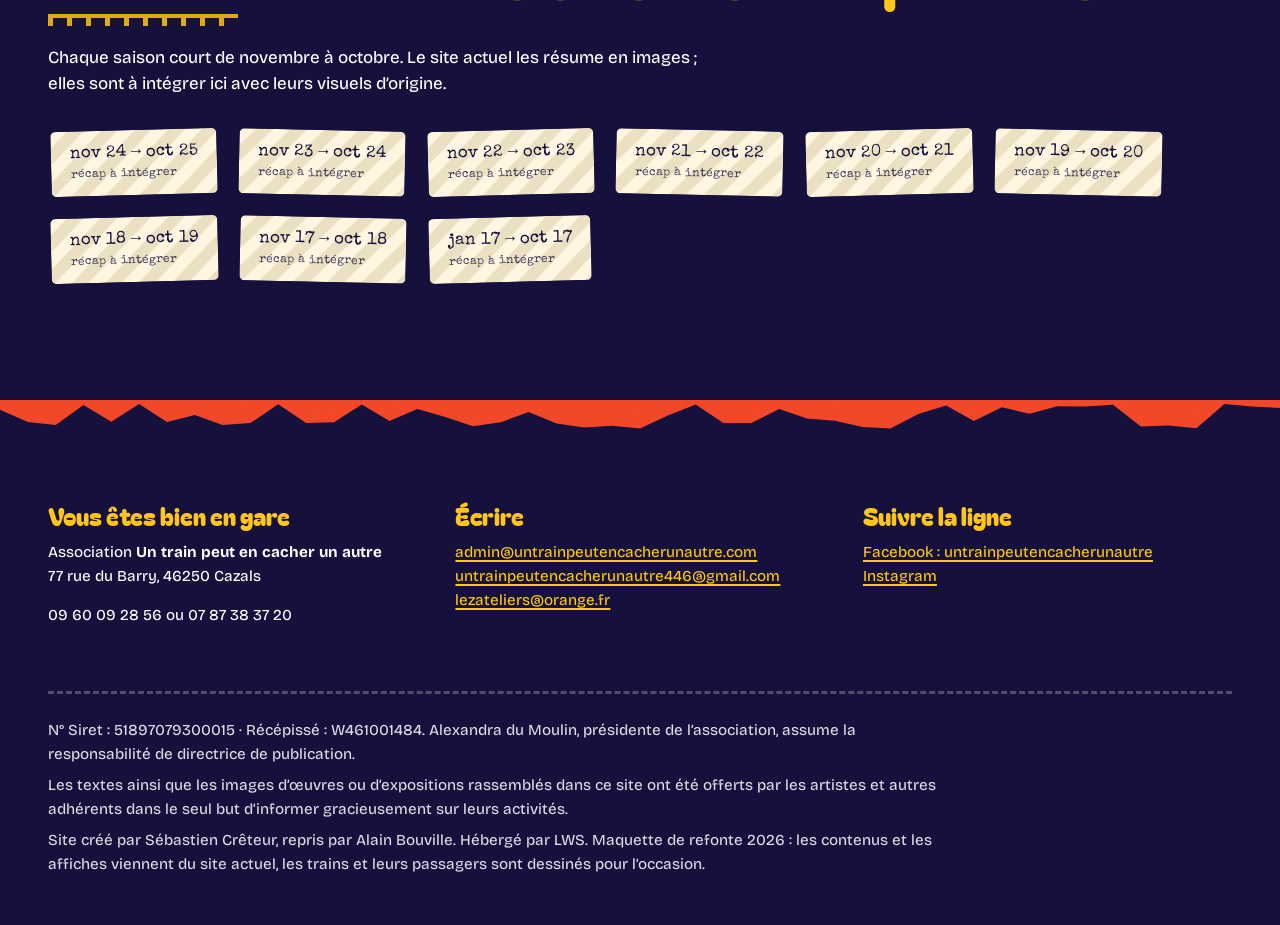
<file: historique.html>
<!doctype html>
<html lang="fr">
<head>
<meta charset="utf-8">
<meta name="viewport" content="width=device-width, initial-scale=1">
<title>Historique · Un train peut en cacher un autre</title>
<meta name="description" content="Les expositions collectives de l’association Un train peut en cacher un autre, de 2009 à 2025.">
<meta name="theme-color" content="#2338ff">
<link rel="stylesheet" href="assets/style.css">
<script>document.documentElement.classList.add("js");try{if(sessionStorage.getItem("utpecua-pass"))document.documentElement.classList.add("arriving")}catch(e){}</script>
</head>
<body data-page="histoire">
<a class="skip" href="#main">Aller au contenu</a>
<header class="top wrap">
  <a class="brand scrap scrap--tight" href="index.html" aria-label="Un train peut en cacher un autre, accueil"><svg viewBox="0 0 64 40" aria-hidden="true" stroke="#15103c" stroke-width="2.2" stroke-linejoin="round" stroke-linecap="round"><g transform="translate(14 -2)"><path d="M33 12l-1-6h8l-1 6" fill="#15103c"/><rect x="18" y="12" width="28" height="15" rx="7" fill="#ff4b2b"/><rect x="4" y="8" width="17" height="19" rx="2" fill="#ff4b2b"/><path d="M2 9q10-6 21 0" fill="none"/><circle cx="36" cy="18" r="3.4" fill="#fff"/><circle cx="37" cy="18" r="1.4" fill="#15103c" stroke="none"/></g><path d="M31 16l-1.5-8h10L38 16" fill="#15103c"/><rect x="14" y="16" width="34" height="16" rx="8" fill="#2338ff"/><rect x="2" y="12" width="15" height="20" rx="2" fill="#ffc61a"/><path d="M0 13q9-6 19 0" fill="none"/><rect x="6" y="16" width="7" height="6" rx="1.5" fill="#bfe6ff"/><circle cx="31" cy="22" r="4" fill="#fff"/><circle cx="32.2" cy="22" r="1.7" fill="#15103c" stroke="none"/><circle cx="41" cy="22" r="4" fill="#fff"/><circle cx="42.2" cy="22" r="1.7" fill="#15103c" stroke="none"/><path d="M33 28q3-2 6 0" fill="none" stroke-width="1.6"/><circle cx="10" cy="34" r="4" fill="#fff6e2"/><circle cx="24" cy="35" r="3.2" fill="#fff6e2"/><circle cx="38" cy="35" r="3.2" fill="#fff6e2"/><path d="M48 30l6 6h-8z" fill="#ffc61a"/></svg><span>Un train peut<br>en cacher un autre</span></a>
  <button class="menu-toggle" type="button" aria-expanded="false" aria-controls="menu"><span data-label>Tous les wagons</span><small>11 rubriques</small></button>
  <nav class="nav-wrap" id="menu" aria-label="Navigation principale"><ul class="nav-train " aria-label="Rubriques principales"><li><a href="index.html">Accueil</a></li><li><a href="actualite.html">Actualité</a></li><li><a href="artistes.html">Les artistes</a></li><li><a href="historique.html" aria-current="page">Historique</a></li><li><a href="adherer.html">Adhérer</a></li><li><a href="contact.html">Contact</a></li></ul><ul class="nav-train nav-train--freight" aria-label="Autres rubriques"><li><a href="photos.html">Photos / vidéos</a></li><li><a href="cours.html">Cours et stages</a></li><li><a href="livredor.html">Livre d’or</a></li><li><a href="boutique.html">Boutique</a></li><li><a href="liens.html">Liens</a></li></ul></nav>
</header>

<main id="main">
<div class="wrap page-head"><div class="page-head__txt">
  <h1 class="ransom ransom--page" aria-label="La ligne, de gare en gare"><span class="scrap c-pink" style="--r:-2.2deg" aria-hidden="true">La</span><span class="scrap c-sky" style="--r:1.6deg" aria-hidden="true">ligne,</span><span class="scrap c-pink" style="--r:-0.8deg" aria-hidden="true">de</span><span class="scrap c-sky" style="--r:2.4deg" aria-hidden="true">gare</span><span class="scrap c-pink" style="--r:-1.5deg" aria-hidden="true">en</span><span class="scrap c-sky" style="--r:1deg" aria-hidden="true">gare</span></h1>
  <p class="scrap lede" style="--c:var(--bone)">Un bref aperçu des expositions collectives offertes année après année par les artistes-membres-adhérents. On descend du plus ancien au plus récent : le petit train sur la voie vous suit.</p>
</div><div class="porthole" aria-hidden="true"><span data-pax="fish"></span></div></div>
<div class="wrap">
  <div class="line">
    <div class="line__rail" aria-hidden="true"><div class="rider" data-rider></div></div>
    <ol class="stops"><li class="stop" id="e2009"><div class="scrap"><span class="y">2009</span><h2 class="sub">Médiathèque de Frayssinet-le-Gélat</h2><p>Faire connaître les artistes du territoire, sur le territoire : une exposition individuelle d’un mois chacun à la médiathèque de Frayssinet-le-Gélat.</p></div></li><li class="stop" id="e2010"><div class="scrap"><span class="y">2010</span><h2 class="sub">Échappée d’œuvres</h2><p class="where">Août 2010 · parcours d’art</p><p>Un parcours d’art qui offre à un public rural la possibilité de toucher la création contemporaine sans vraiment avoir à se déplacer. L’art venait à lui sous forme de land-art et d’installations en différents endroits, et on l’incitait aussi à visiter les nombreux ateliers d’artistes de la Sud-Bouriane.</p></div></li><li class="stop" id="e2011"><div class="scrap"><span class="y">2011</span><h2 class="sub">Maison d’artistes</h2><p class="where">Cazals · juillet-août 2011</p><p>Une maison de ville au cœur de la bastide de Cazals, chargée de la mémoire du village, prêtée avant travaux avec pour contraintes ni eau, ni électricité et une attention particulière à la sécurité. Investie artistiquement sur trois niveaux, des placards aux combles : 2000 personnes y ont été guidées par petits groupes, accompagnées de manière ludique par les artistes eux-mêmes, pour de réelles rencontres.</p></div></li><li class="stop" id="e2012"><div class="scrap"><span class="y">2012</span><h2 class="sub">Marminiac Gart</h2><p class="where">Marminiac · juillet-août 2012</p><p>L’exploitation de l’image poussée au maximum, au point de transformer un bâtiment en gare. L’exposition voulait renouveler l’heureuse expérience cazalaise au profit d’un autre village de la Bouriane. En août, parallèlement, des artistes sont partis en Dordogne présenter leur travail à la Tour du Bourreau, à Sarlat.</p></div></li><li class="stop" id="e2013"><div class="scrap"><span class="y">2013</span><h2 class="sub">Réflexions</h2><p class="where">Église des Cordeliers, Gourdon · juin 2013</p><p>Avec le choix d’un thème et l’élection d’un commissaire d’exposition, un appel à projet national fut lancé. Toutes les œuvres sélectionnées répondaient au sujet proposé et s’adaptaient à l’architecture du bâtiment, espace et lumière. Dans ce cadre ecclésiastique et majestueux, un autre public fut approché. La même année : création et animation du site web, articles, interviews radio, expositions collectives aux Arques, à Gindou, à Salviac, « 14/18 », « Private »…</p></div></li><li class="stop" id="e2014"><div class="scrap"><span class="y">2014</span><h2 class="sub">Errances</h2><p class="where">Goujounac, Lobard, Carennac, Cahors · 2014</p><p>Un thème, un appel à candidatures : vingt-cinq artistes retenus pour une exposition nomade présentée en différents lieux du Lot, avec pour chaque lieu un commissaire différent. Goujounac en juin, l’Abbaye nouvelle (Lobard) en juillet, le cloître de Carennac en août, la chapelle du Foyer Lamourous à Cahors en septembre.</p></div></li><li class="stop" id="e2015"><div class="scrap"><span class="y">2015</span><h2 class="sub">Errances, la suite</h2><p class="where">Souillac, Gourdon, Gindou · 2015</p><p>On prolonge Errances à Souillac en juin et à Gourdon en août-septembre. En août, on se réinstalle aussi face aux Rencontres de cinéma de Gindou.</p></div></li><li class="stop" id="e2016"><div class="scrap"><span class="y">2016</span><h2 class="sub">Quatre projets de front</h2><p class="where">2016</p><p>Buffet d’art. Petit Marché de l’Art. Livre-objet, livre d’artiste, livre unique. Et « Une œuvre peut en cacher une autre », hommage aux victimes des attentats.</p></div></li></ol>
  </div>
</div>
<section class="band torn-top band--ink" aria-labelledby="saisons">
  <div class="wrap">
    <h2 id="saisons" style="color:var(--mustard)">2017 → 2025 : les saisons récapitulées</h2>
    <p>Chaque saison court de novembre à octobre. Le site actuel les résume en images ; elles sont à intégrer ici avec leurs visuels d’origine.</p>
    <ul class="seasons"><li>nov 24 → oct 25<small>récap à intégrer</small></li><li>nov 23 → oct 24<small>récap à intégrer</small></li><li>nov 22 → oct 23<small>récap à intégrer</small></li><li>nov 21 → oct 22<small>récap à intégrer</small></li><li>nov 20 → oct 21<small>récap à intégrer</small></li><li>nov 19 → oct 20<small>récap à intégrer</small></li><li>nov 18 → oct 19<small>récap à intégrer</small></li><li>nov 17 → oct 18<small>récap à intégrer</small></li><li>jan 17 → oct 17<small>récap à intégrer</small></li></ul>
  </div>
</section>
</main>
<footer class="foot torn-top">
  <div class="wrap">
    <div class="cols">
      <div>
        <h2>Vous êtes bien en gare</h2>
        <p>Association <strong>Un train peut en cacher un autre</strong><br>77 rue du Barry, 46250 Cazals</p>
        <p>09 60 09 28 56 ou 07 87 38 37 20</p>
      </div>
      <div>
        <h2>Écrire</h2>
        <p><a href="mailto:admin@untrainpeutencacherunautre.com">admin@untrainpeutencacherunautre.com</a><br>
        <a href="mailto:untrainpeutencacherunautre446@gmail.com">untrainpeutencacherunautre446@gmail.com</a><br>
        <a href="mailto:lezateliers@orange.fr">lezateliers@orange.fr</a></p>
      </div>
      <div>
        <h2>Suivre la ligne</h2>
        <p><a href="http://www.facebook.com/Untrain46250" target="_blank" rel="noopener">Facebook : untrainpeutencacherunautre<span class="vh"> (nouvel onglet)</span></a><br><a href="https://www.instagram.com/p/CZyYAz2MYJ1/" target="_blank" rel="noopener">Instagram<span class="vh"> (nouvel onglet)</span></a></p>
      </div>
    </div>
    <div class="legal">
      <p>N° Siret : 51897079300015 · Récépissé : W461001484. Alexandra du Moulin, présidente de l’association, assume la responsabilité de directrice de publication.</p>
      <p>Les textes ainsi que les images d’œuvres ou d’expositions rassemblés dans ce site ont été offerts par les artistes et autres adhérents dans le seul but d’informer gracieusement sur leurs activités.</p>
      <p>Site créé par Sébastien Crêteur, repris par Alain Bouville. Hébergé par LWS. Maquette de refonte 2026 : les contenus et les affiches viennent du site actuel, les trains et leurs passagers sont dessinés pour l’occasion.</p>
    </div>
  </div>
</footer>
<script src="assets/app.js"></script>
</body>
</html>
</file>
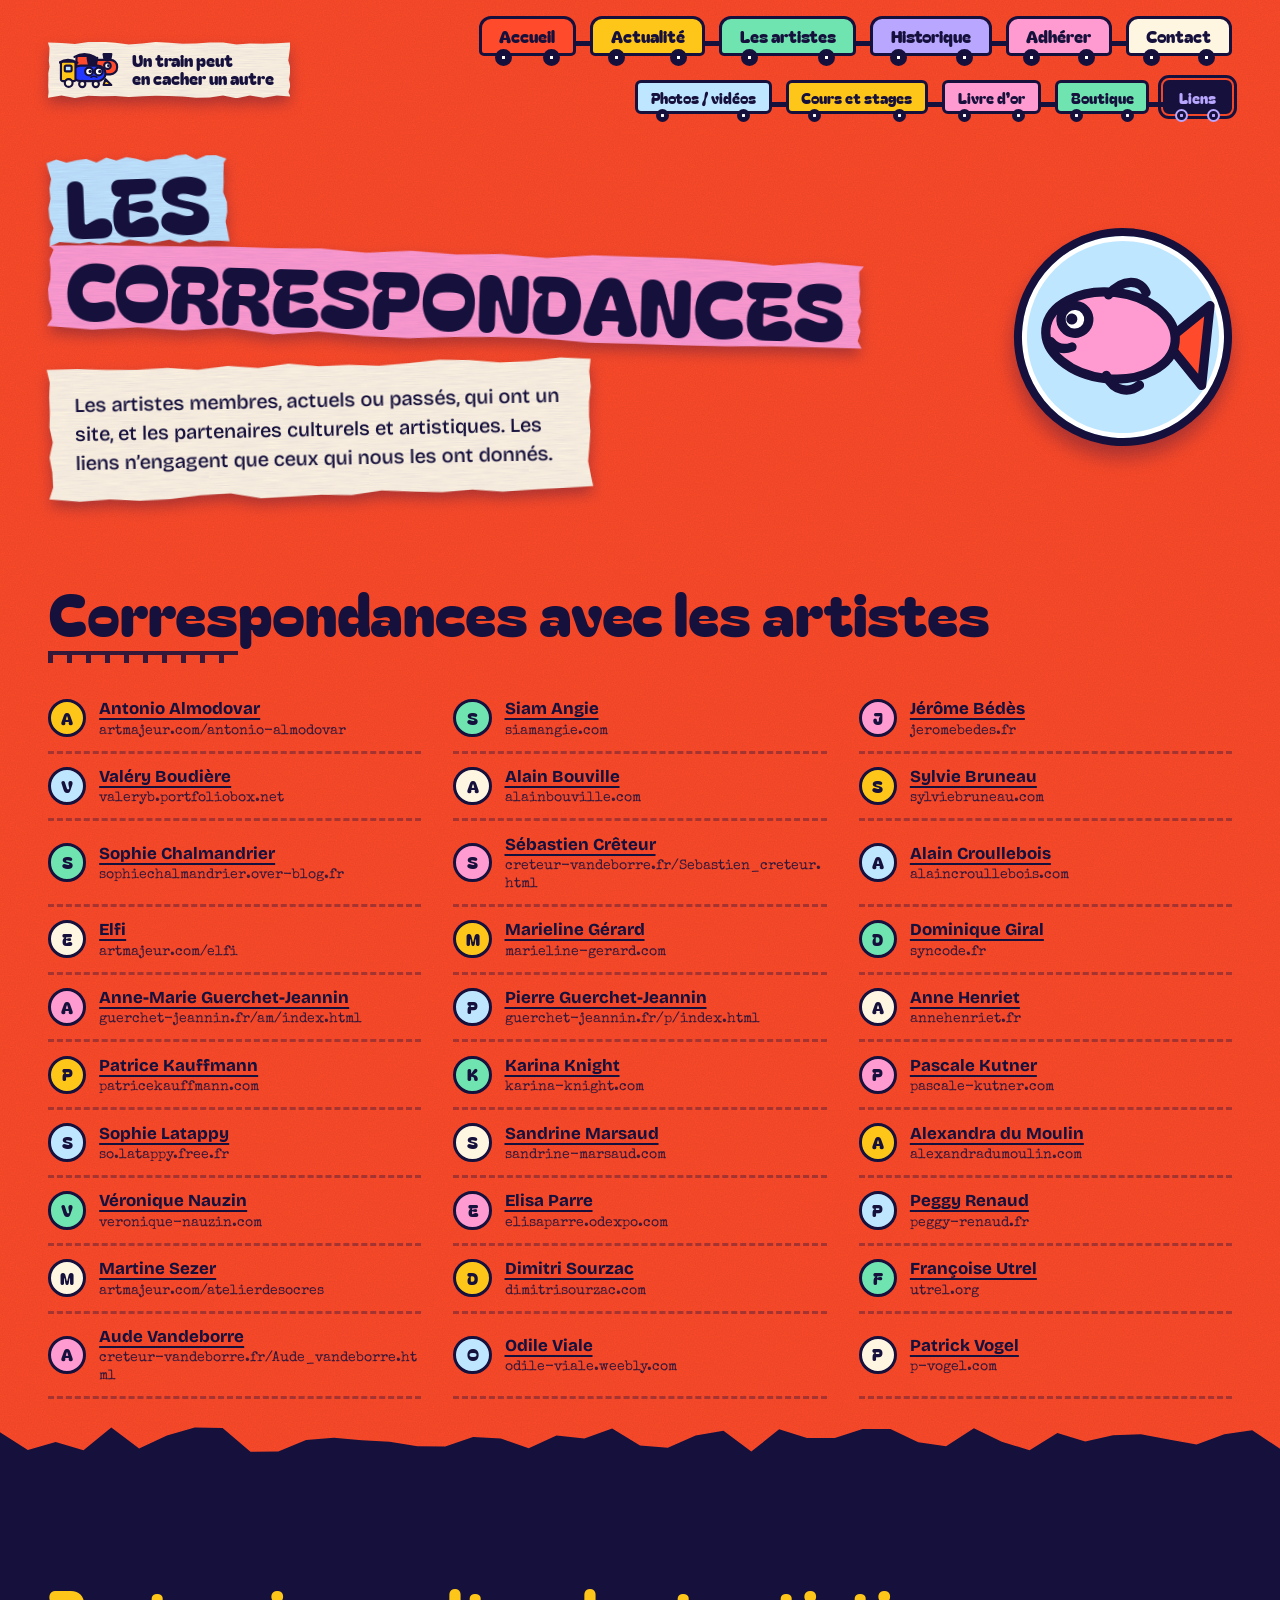
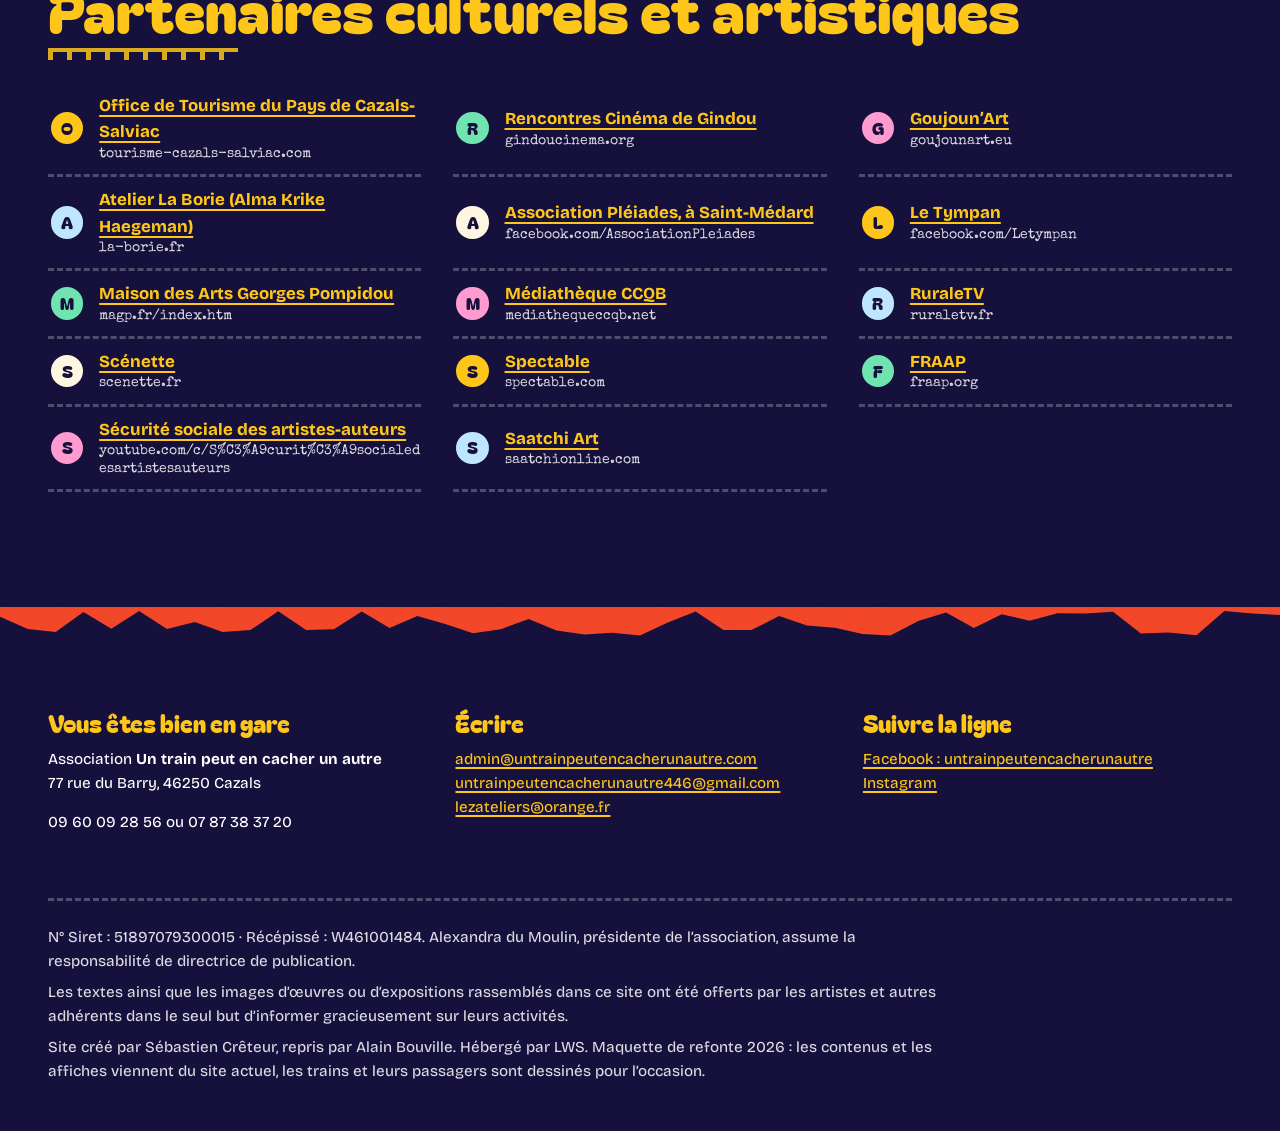
<file: liens.html>
<!doctype html>
<html lang="fr">
<head>
<meta charset="utf-8">
<meta name="viewport" content="width=device-width, initial-scale=1">
<title>Liens · Un train peut en cacher un autre</title>
<meta name="description" content="Les sites des artistes membres et les partenaires de l’association Un train peut en cacher un autre.">
<meta name="theme-color" content="#2338ff">
<link rel="stylesheet" href="assets/style.css">
<script>document.documentElement.classList.add("js");try{if(sessionStorage.getItem("utpecua-pass"))document.documentElement.classList.add("arriving")}catch(e){}</script>
</head>
<body data-page="liens">
<a class="skip" href="#main">Aller au contenu</a>
<header class="top wrap">
  <a class="brand scrap scrap--tight" href="index.html" aria-label="Un train peut en cacher un autre, accueil"><svg viewBox="0 0 64 40" aria-hidden="true" stroke="#15103c" stroke-width="2.2" stroke-linejoin="round" stroke-linecap="round"><g transform="translate(14 -2)"><path d="M33 12l-1-6h8l-1 6" fill="#15103c"/><rect x="18" y="12" width="28" height="15" rx="7" fill="#ff4b2b"/><rect x="4" y="8" width="17" height="19" rx="2" fill="#ff4b2b"/><path d="M2 9q10-6 21 0" fill="none"/><circle cx="36" cy="18" r="3.4" fill="#fff"/><circle cx="37" cy="18" r="1.4" fill="#15103c" stroke="none"/></g><path d="M31 16l-1.5-8h10L38 16" fill="#15103c"/><rect x="14" y="16" width="34" height="16" rx="8" fill="#2338ff"/><rect x="2" y="12" width="15" height="20" rx="2" fill="#ffc61a"/><path d="M0 13q9-6 19 0" fill="none"/><rect x="6" y="16" width="7" height="6" rx="1.5" fill="#bfe6ff"/><circle cx="31" cy="22" r="4" fill="#fff"/><circle cx="32.2" cy="22" r="1.7" fill="#15103c" stroke="none"/><circle cx="41" cy="22" r="4" fill="#fff"/><circle cx="42.2" cy="22" r="1.7" fill="#15103c" stroke="none"/><path d="M33 28q3-2 6 0" fill="none" stroke-width="1.6"/><circle cx="10" cy="34" r="4" fill="#fff6e2"/><circle cx="24" cy="35" r="3.2" fill="#fff6e2"/><circle cx="38" cy="35" r="3.2" fill="#fff6e2"/><path d="M48 30l6 6h-8z" fill="#ffc61a"/></svg><span>Un train peut<br>en cacher un autre</span></a>
  <button class="menu-toggle" type="button" aria-expanded="false" aria-controls="menu"><span data-label>Tous les wagons</span><small>11 rubriques</small></button>
  <nav class="nav-wrap" id="menu" aria-label="Navigation principale"><ul class="nav-train " aria-label="Rubriques principales"><li><a href="index.html">Accueil</a></li><li><a href="actualite.html">Actualité</a></li><li><a href="artistes.html">Les artistes</a></li><li><a href="historique.html">Historique</a></li><li><a href="adherer.html">Adhérer</a></li><li><a href="contact.html">Contact</a></li></ul><ul class="nav-train nav-train--freight" aria-label="Autres rubriques"><li><a href="photos.html">Photos / vidéos</a></li><li><a href="cours.html">Cours et stages</a></li><li><a href="livredor.html">Livre d’or</a></li><li><a href="boutique.html">Boutique</a></li><li><a href="liens.html" aria-current="page">Liens</a></li></ul></nav>
</header>
<main id="main">
<div class="wrap page-head"><div class="page-head__txt">
  <h1 class="ransom ransom--page" aria-label="Les correspondances"><span class="scrap c-sky" style="--r:-2.2deg" aria-hidden="true">Les</span><span class="scrap c-pink" style="--r:1.6deg" aria-hidden="true">correspondances</span></h1>
  <p class="scrap lede" style="--c:var(--bone)">Les artistes membres, actuels ou passés, qui ont un site, et les partenaires culturels et artistiques. Les liens n’engagent que ceux qui nous les ont donnés.</p>
</div><div class="porthole" aria-hidden="true"><span data-pax="fish"></span></div></div>

<div class="wrap">
  <h2>Correspondances avec les artistes</h2>
  <ul class="corresp"><li><span class="route" aria-hidden="true">A</span><span><a href="https://www.artmajeur.com/antonio-almodovar" target="_blank" rel="noopener">Antonio Almodovar<span class="vh"> (nouvel onglet)</span></a><small>artmajeur.com/antonio-almodovar</small></span></li><li><span class="route" aria-hidden="true">S</span><span><a href="http://www.siamangie.com/" target="_blank" rel="noopener">Siam Angie<span class="vh"> (nouvel onglet)</span></a><small>siamangie.com</small></span></li><li><span class="route" aria-hidden="true">J</span><span><a href="http://jeromebedes.fr" target="_blank" rel="noopener">Jérôme Bédès<span class="vh"> (nouvel onglet)</span></a><small>jeromebedes.fr</small></span></li><li><span class="route" aria-hidden="true">V</span><span><a href="http://valeryb.portfoliobox.net/" target="_blank" rel="noopener">Valéry Boudière<span class="vh"> (nouvel onglet)</span></a><small>valeryb.portfoliobox.net</small></span></li><li><span class="route" aria-hidden="true">A</span><span><a href="http://www.alainbouville.com/" target="_blank" rel="noopener">Alain Bouville<span class="vh"> (nouvel onglet)</span></a><small>alainbouville.com</small></span></li><li><span class="route" aria-hidden="true">S</span><span><a href="http://www.sylviebruneau.com/" target="_blank" rel="noopener">Sylvie Bruneau<span class="vh"> (nouvel onglet)</span></a><small>sylviebruneau.com</small></span></li><li><span class="route" aria-hidden="true">S</span><span><a href="http://sophiechalmandrier.over-blog.fr" target="_blank" rel="noopener">Sophie Chalmandrier<span class="vh"> (nouvel onglet)</span></a><small>sophiechalmandrier.over-blog.fr</small></span></li><li><span class="route" aria-hidden="true">S</span><span><a href="http://www.creteur-vandeborre.fr/Sebastien_creteur.html" target="_blank" rel="noopener">Sébastien Crêteur<span class="vh"> (nouvel onglet)</span></a><small>creteur-vandeborre.fr/Sebastien_creteur.html</small></span></li><li><span class="route" aria-hidden="true">A</span><span><a href="http://www.alaincroullebois.com/" target="_blank" rel="noopener">Alain Croullebois<span class="vh"> (nouvel onglet)</span></a><small>alaincroullebois.com</small></span></li><li><span class="route" aria-hidden="true">E</span><span><a href="http://www.artmajeur.com/elfi" target="_blank" rel="noopener">Elfi<span class="vh"> (nouvel onglet)</span></a><small>artmajeur.com/elfi</small></span></li><li><span class="route" aria-hidden="true">M</span><span><a href="http://www.marieline-gerard.com" target="_blank" rel="noopener">Marieline Gérard<span class="vh"> (nouvel onglet)</span></a><small>marieline-gerard.com</small></span></li><li><span class="route" aria-hidden="true">D</span><span><a href="https://www.syncode.fr/" target="_blank" rel="noopener">Dominique Giral<span class="vh"> (nouvel onglet)</span></a><small>syncode.fr</small></span></li><li><span class="route" aria-hidden="true">A</span><span><a href="http://www.guerchet-jeannin.fr/am/index.html" target="_blank" rel="noopener">Anne-Marie Guerchet-Jeannin<span class="vh"> (nouvel onglet)</span></a><small>guerchet-jeannin.fr/am/index.html</small></span></li><li><span class="route" aria-hidden="true">P</span><span><a href="http://www.guerchet-jeannin.fr/p/index.html" target="_blank" rel="noopener">Pierre Guerchet-Jeannin<span class="vh"> (nouvel onglet)</span></a><small>guerchet-jeannin.fr/p/index.html</small></span></li><li><span class="route" aria-hidden="true">A</span><span><a href="http://www.annehenriet.fr/" target="_blank" rel="noopener">Anne Henriet<span class="vh"> (nouvel onglet)</span></a><small>annehenriet.fr</small></span></li><li><span class="route" aria-hidden="true">P</span><span><a href="http://www.patricekauffmann.com/" target="_blank" rel="noopener">Patrice Kauffmann<span class="vh"> (nouvel onglet)</span></a><small>patricekauffmann.com</small></span></li><li><span class="route" aria-hidden="true">K</span><span><a href="https://www.karina-knight.com/" target="_blank" rel="noopener">Karina Knight<span class="vh"> (nouvel onglet)</span></a><small>karina-knight.com</small></span></li><li><span class="route" aria-hidden="true">P</span><span><a href="http://www.pascale-kutner.com" target="_blank" rel="noopener">Pascale Kutner<span class="vh"> (nouvel onglet)</span></a><small>pascale-kutner.com</small></span></li><li><span class="route" aria-hidden="true">S</span><span><a href="http://so.latappy.free.fr/" target="_blank" rel="noopener">Sophie Latappy<span class="vh"> (nouvel onglet)</span></a><small>so.latappy.free.fr</small></span></li><li><span class="route" aria-hidden="true">S</span><span><a href="http://www.sandrine-marsaud.com/" target="_blank" rel="noopener">Sandrine Marsaud<span class="vh"> (nouvel onglet)</span></a><small>sandrine-marsaud.com</small></span></li><li><span class="route" aria-hidden="true">A</span><span><a href="http://www.alexandradumoulin.com/" target="_blank" rel="noopener">Alexandra du Moulin<span class="vh"> (nouvel onglet)</span></a><small>alexandradumoulin.com</small></span></li><li><span class="route" aria-hidden="true">V</span><span><a href="http://www.veronique-nauzin.com/" target="_blank" rel="noopener">Véronique Nauzin<span class="vh"> (nouvel onglet)</span></a><small>veronique-nauzin.com</small></span></li><li><span class="route" aria-hidden="true">E</span><span><a href="http://www.elisaparre.odexpo.com/" target="_blank" rel="noopener">Elisa Parre<span class="vh"> (nouvel onglet)</span></a><small>elisaparre.odexpo.com</small></span></li><li><span class="route" aria-hidden="true">P</span><span><a href="http://www.peggy-renaud.fr" target="_blank" rel="noopener">Peggy Renaud<span class="vh"> (nouvel onglet)</span></a><small>peggy-renaud.fr</small></span></li><li><span class="route" aria-hidden="true">M</span><span><a href="https://www.artmajeur.com/atelierdesocres" target="_blank" rel="noopener">Martine Sezer<span class="vh"> (nouvel onglet)</span></a><small>artmajeur.com/atelierdesocres</small></span></li><li><span class="route" aria-hidden="true">D</span><span><a href="http://dimitrisourzac.com" target="_blank" rel="noopener">Dimitri Sourzac<span class="vh"> (nouvel onglet)</span></a><small>dimitrisourzac.com</small></span></li><li><span class="route" aria-hidden="true">F</span><span><a href="http://www.utrel.org/" target="_blank" rel="noopener">Françoise Utrel<span class="vh"> (nouvel onglet)</span></a><small>utrel.org</small></span></li><li><span class="route" aria-hidden="true">A</span><span><a href="http://www.creteur-vandeborre.fr/Aude_vandeborre.html" target="_blank" rel="noopener">Aude Vandeborre<span class="vh"> (nouvel onglet)</span></a><small>creteur-vandeborre.fr/Aude_vandeborre.html</small></span></li><li><span class="route" aria-hidden="true">O</span><span><a href="http://www.odile-viale.weebly.com/" target="_blank" rel="noopener">Odile Viale<span class="vh"> (nouvel onglet)</span></a><small>odile-viale.weebly.com</small></span></li><li><span class="route" aria-hidden="true">P</span><span><a href="http://www.p-vogel.com/" target="_blank" rel="noopener">Patrick Vogel<span class="vh"> (nouvel onglet)</span></a><small>p-vogel.com</small></span></li></ul>
</div>
<section class="band torn-top band--ink" aria-labelledby="partenaires" style="margin-top:4rem">
  <div class="wrap">
    <h2 id="partenaires" style="color:var(--mustard)">Partenaires culturels et artistiques</h2>
    <ul class="corresp"><li><span class="route" aria-hidden="true">O</span><span><a href="http://www.tourisme-cazals-salviac.com" target="_blank" rel="noopener">Office de Tourisme du Pays de Cazals-Salviac<span class="vh"> (nouvel onglet)</span></a><small>tourisme-cazals-salviac.com</small></span></li><li><span class="route" aria-hidden="true">R</span><span><a href="http://www.gindoucinema.org/" target="_blank" rel="noopener">Rencontres Cinéma de Gindou<span class="vh"> (nouvel onglet)</span></a><small>gindoucinema.org</small></span></li><li><span class="route" aria-hidden="true">G</span><span><a href="http://www.goujounart.eu/" target="_blank" rel="noopener">Goujoun’Art<span class="vh"> (nouvel onglet)</span></a><small>goujounart.eu</small></span></li><li><span class="route" aria-hidden="true">A</span><span><a href="http://www.la-borie.fr/" target="_blank" rel="noopener">Atelier La Borie (Alma Krike Haegeman)<span class="vh"> (nouvel onglet)</span></a><small>la-borie.fr</small></span></li><li><span class="route" aria-hidden="true">A</span><span><a href="https://www.facebook.com/AssociationPleiades/" target="_blank" rel="noopener">Association Pléiades, à Saint-Médard<span class="vh"> (nouvel onglet)</span></a><small>facebook.com/AssociationPleiades</small></span></li><li><span class="route" aria-hidden="true">L</span><span><a href="https://www.facebook.com/Letympan/" target="_blank" rel="noopener">Le Tympan<span class="vh"> (nouvel onglet)</span></a><small>facebook.com/Letympan</small></span></li><li><span class="route" aria-hidden="true">M</span><span><a href="http://www.magp.fr/index.htm" target="_blank" rel="noopener">Maison des Arts Georges Pompidou<span class="vh"> (nouvel onglet)</span></a><small>magp.fr/index.htm</small></span></li><li><span class="route" aria-hidden="true">M</span><span><a href="https://mediathequeccqb.net/" target="_blank" rel="noopener">Médiathèque CCQB<span class="vh"> (nouvel onglet)</span></a><small>mediathequeccqb.net</small></span></li><li><span class="route" aria-hidden="true">R</span><span><a href="https://www.ruraletv.fr/" target="_blank" rel="noopener">RuraleTV<span class="vh"> (nouvel onglet)</span></a><small>ruraletv.fr</small></span></li><li><span class="route" aria-hidden="true">S</span><span><a href="https://www.scenette.fr/" target="_blank" rel="noopener">Scénette<span class="vh"> (nouvel onglet)</span></a><small>scenette.fr</small></span></li><li><span class="route" aria-hidden="true">S</span><span><a href="https://www.spectable.com" target="_blank" rel="noopener">Spectable<span class="vh"> (nouvel onglet)</span></a><small>spectable.com</small></span></li><li><span class="route" aria-hidden="true">F</span><span><a href="https://fraap.org/" target="_blank" rel="noopener">FRAAP<span class="vh"> (nouvel onglet)</span></a><small>fraap.org</small></span></li><li><span class="route" aria-hidden="true">S</span><span><a href="https://www.youtube.com/c/S%C3%A9curit%C3%A9socialedesartistesauteurs" target="_blank" rel="noopener">Sécurité sociale des artistes-auteurs<span class="vh"> (nouvel onglet)</span></a><small>youtube.com/c/S%C3%A9curit%C3%A9socialedesartistesauteurs</small></span></li><li><span class="route" aria-hidden="true">S</span><span><a href="http://www.saatchionline.com/" target="_blank" rel="noopener">Saatchi Art<span class="vh"> (nouvel onglet)</span></a><small>saatchionline.com</small></span></li></ul>
  </div>
</section>
</main>
<footer class="foot torn-top">
  <div class="wrap">
    <div class="cols">
      <div>
        <h2>Vous êtes bien en gare</h2>
        <p>Association <strong>Un train peut en cacher un autre</strong><br>77 rue du Barry, 46250 Cazals</p>
        <p>09 60 09 28 56 ou 07 87 38 37 20</p>
      </div>
      <div>
        <h2>Écrire</h2>
        <p><a href="mailto:admin@untrainpeutencacherunautre.com">admin@untrainpeutencacherunautre.com</a><br>
        <a href="mailto:untrainpeutencacherunautre446@gmail.com">untrainpeutencacherunautre446@gmail.com</a><br>
        <a href="mailto:lezateliers@orange.fr">lezateliers@orange.fr</a></p>
      </div>
      <div>
        <h2>Suivre la ligne</h2>
        <p><a href="http://www.facebook.com/Untrain46250" target="_blank" rel="noopener">Facebook : untrainpeutencacherunautre<span class="vh"> (nouvel onglet)</span></a><br><a href="https://www.instagram.com/p/CZyYAz2MYJ1/" target="_blank" rel="noopener">Instagram<span class="vh"> (nouvel onglet)</span></a></p>
      </div>
    </div>
    <div class="legal">
      <p>N° Siret : 51897079300015 · Récépissé : W461001484. Alexandra du Moulin, présidente de l’association, assume la responsabilité de directrice de publication.</p>
      <p>Les textes ainsi que les images d’œuvres ou d’expositions rassemblés dans ce site ont été offerts par les artistes et autres adhérents dans le seul but d’informer gracieusement sur leurs activités.</p>
      <p>Site créé par Sébastien Crêteur, repris par Alain Bouville. Hébergé par LWS. Maquette de refonte 2026 : les contenus et les affiches viennent du site actuel, les trains et leurs passagers sont dessinés pour l’occasion.</p>
    </div>
  </div>
</footer>
<script src="assets/app.js"></script>
</body>
</html>
</file>
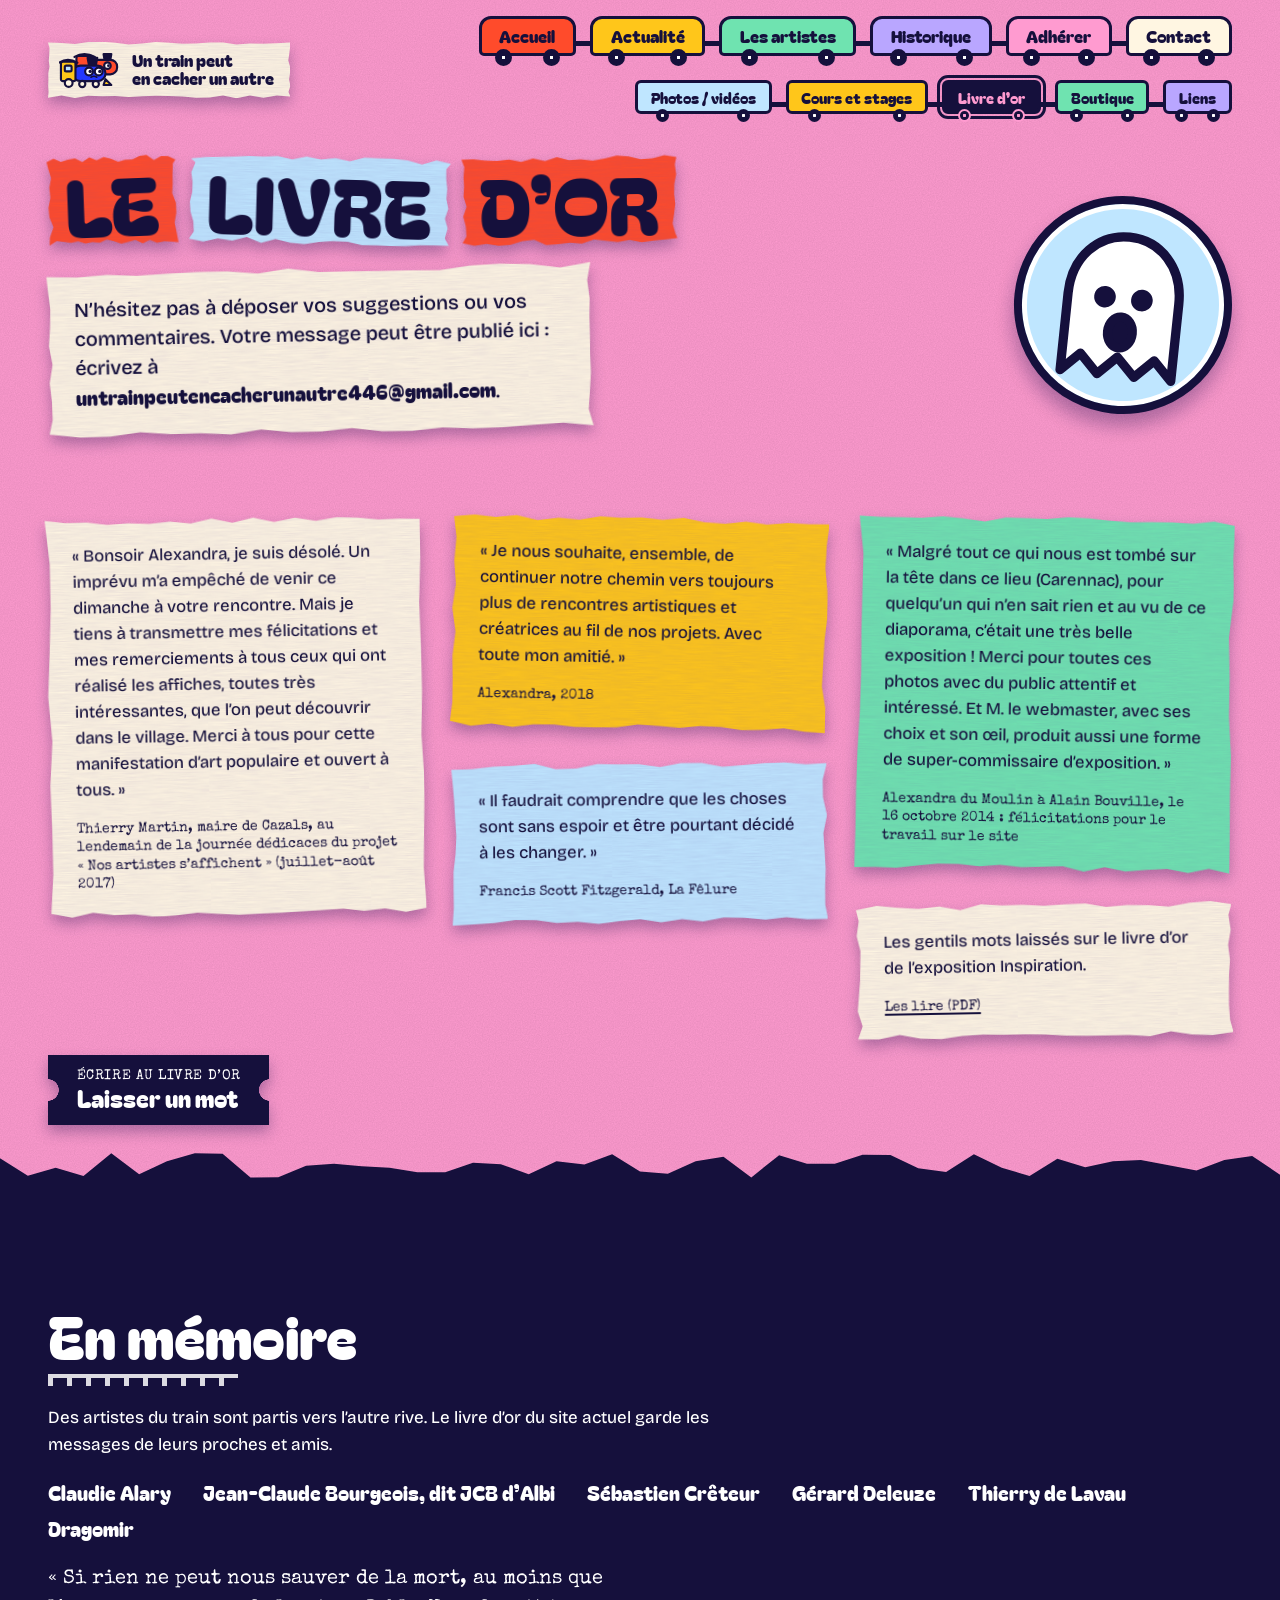
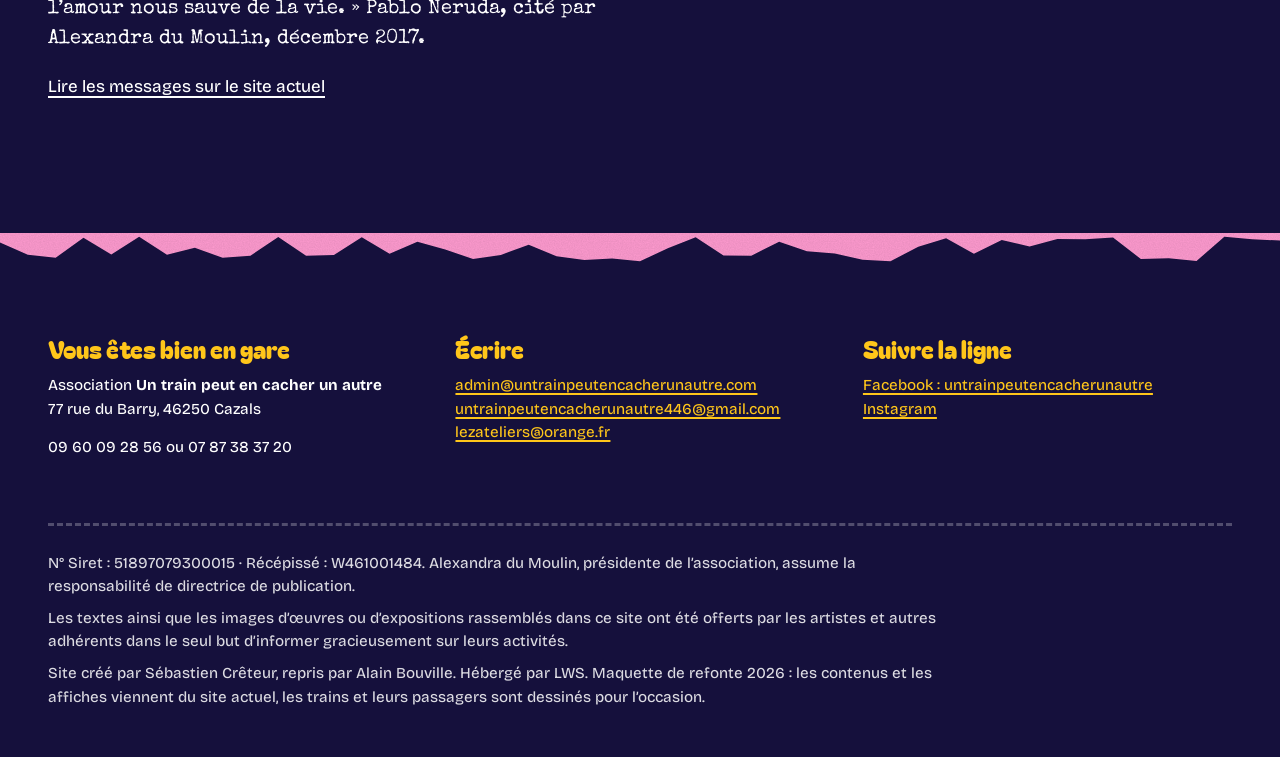
<file: livredor.html>
<!doctype html>
<html lang="fr">
<head>
<meta charset="utf-8">
<meta name="viewport" content="width=device-width, initial-scale=1">
<title>Livre d’or · Un train peut en cacher un autre</title>
<meta name="description" content="Les mots laissés à l’association Un train peut en cacher un autre.">
<meta name="theme-color" content="#2338ff">
<link rel="stylesheet" href="assets/style.css">
<script>document.documentElement.classList.add("js");try{if(sessionStorage.getItem("utpecua-pass"))document.documentElement.classList.add("arriving")}catch(e){}</script>
</head>
<body data-page="livredor">
<a class="skip" href="#main">Aller au contenu</a>
<header class="top wrap">
  <a class="brand scrap scrap--tight" href="index.html" aria-label="Un train peut en cacher un autre, accueil"><svg viewBox="0 0 64 40" aria-hidden="true" stroke="#15103c" stroke-width="2.2" stroke-linejoin="round" stroke-linecap="round"><g transform="translate(14 -2)"><path d="M33 12l-1-6h8l-1 6" fill="#15103c"/><rect x="18" y="12" width="28" height="15" rx="7" fill="#ff4b2b"/><rect x="4" y="8" width="17" height="19" rx="2" fill="#ff4b2b"/><path d="M2 9q10-6 21 0" fill="none"/><circle cx="36" cy="18" r="3.4" fill="#fff"/><circle cx="37" cy="18" r="1.4" fill="#15103c" stroke="none"/></g><path d="M31 16l-1.5-8h10L38 16" fill="#15103c"/><rect x="14" y="16" width="34" height="16" rx="8" fill="#2338ff"/><rect x="2" y="12" width="15" height="20" rx="2" fill="#ffc61a"/><path d="M0 13q9-6 19 0" fill="none"/><rect x="6" y="16" width="7" height="6" rx="1.5" fill="#bfe6ff"/><circle cx="31" cy="22" r="4" fill="#fff"/><circle cx="32.2" cy="22" r="1.7" fill="#15103c" stroke="none"/><circle cx="41" cy="22" r="4" fill="#fff"/><circle cx="42.2" cy="22" r="1.7" fill="#15103c" stroke="none"/><path d="M33 28q3-2 6 0" fill="none" stroke-width="1.6"/><circle cx="10" cy="34" r="4" fill="#fff6e2"/><circle cx="24" cy="35" r="3.2" fill="#fff6e2"/><circle cx="38" cy="35" r="3.2" fill="#fff6e2"/><path d="M48 30l6 6h-8z" fill="#ffc61a"/></svg><span>Un train peut<br>en cacher un autre</span></a>
  <button class="menu-toggle" type="button" aria-expanded="false" aria-controls="menu"><span data-label>Tous les wagons</span><small>11 rubriques</small></button>
  <nav class="nav-wrap" id="menu" aria-label="Navigation principale"><ul class="nav-train " aria-label="Rubriques principales"><li><a href="index.html">Accueil</a></li><li><a href="actualite.html">Actualité</a></li><li><a href="artistes.html">Les artistes</a></li><li><a href="historique.html">Historique</a></li><li><a href="adherer.html">Adhérer</a></li><li><a href="contact.html">Contact</a></li></ul><ul class="nav-train nav-train--freight" aria-label="Autres rubriques"><li><a href="photos.html">Photos / vidéos</a></li><li><a href="cours.html">Cours et stages</a></li><li><a href="livredor.html" aria-current="page">Livre d’or</a></li><li><a href="boutique.html">Boutique</a></li><li><a href="liens.html">Liens</a></li></ul></nav>
</header>
<main id="main">
<div class="wrap page-head"><div class="page-head__txt">
  <h1 class="ransom ransom--page" aria-label="Le livre d’or"><span class="scrap c-tomato" style="--r:-2.2deg" aria-hidden="true">Le</span><span class="scrap c-sky" style="--r:1.6deg" aria-hidden="true">livre</span><span class="scrap c-tomato" style="--r:-0.8deg" aria-hidden="true">d’or</span></h1>
  <p class="scrap lede" style="--c:var(--bone)">N’hésitez pas à déposer vos suggestions ou vos commentaires. Votre message peut être publié ici : écrivez à <strong>untrainpeutencacherunautre446@gmail.com</strong>.</p>
</div><div class="porthole" aria-hidden="true"><span data-pax="ghost"></span></div></div>

<div class="wrap">
  <div class="notes"><figure class="scrap"><blockquote><p>« Bonsoir Alexandra, je suis désolé. Un imprévu m’a empêché de venir ce dimanche à votre rencontre. Mais je tiens à transmettre mes félicitations et mes remerciements à tous ceux qui ont réalisé les affiches, toutes très intéressantes, que l’on peut découvrir dans le village. Merci à tous pour cette manifestation d’art populaire et ouvert à tous. »</p></blockquote><cite>Thierry Martin, maire de Cazals, au lendemain de la journée dédicaces du projet « Nos artistes s’affichent » (juillet-août 2017)</cite></figure><figure class="scrap"><blockquote><p>« Je nous souhaite, ensemble, de continuer notre chemin vers toujours plus de rencontres artistiques et créatrices au fil de nos projets. Avec toute mon amitié. »</p></blockquote><cite>Alexandra, 2018</cite></figure><figure class="scrap"><blockquote><p>« Il faudrait comprendre que les choses sont sans espoir et être pourtant décidé à les changer. »</p></blockquote><cite>Francis Scott Fitzgerald, La Fêlure</cite></figure><figure class="scrap"><blockquote><p>« Malgré tout ce qui nous est tombé sur la tête dans ce lieu (Carennac), pour quelqu’un qui n’en sait rien et au vu de ce diaporama, c’était une très belle exposition ! Merci pour toutes ces photos avec du public attentif et intéressé. Et M. le webmaster, avec ses choix et son œil, produit aussi une forme de super-commissaire d’exposition. »</p></blockquote><cite>Alexandra du Moulin à Alain Bouville, le 16 octobre 2014 : félicitations pour le travail sur le site</cite></figure>
    <figure class="scrap"><blockquote><p>Les gentils mots laissés sur le livre d’or de l’exposition Inspiration.</p></blockquote><cite><a href="https://www.untrainpeutencacherunautre.com/images/livredor-inspiration.pdf" target="_blank" rel="noopener">Les lire (PDF)<span class="vh"> (nouvel onglet)</span></a></cite></figure>
  </div>
  <div class="tickets" style="margin-top:1rem"><a class="ticket ticket--ink" href="mailto:untrainpeutencacherunautre446@gmail.com?subject=Livre%20d%E2%80%99or"><small>Écrire au livre d’or</small><strong>Laisser un mot</strong></a></div>
</div>
<section class="band torn-top band--ink memory" aria-labelledby="memoire" style="margin-top:4rem">
  <div class="wrap">
    <h2 id="memoire" style="color:#fff">En mémoire</h2>
    <p>Des artistes du train sont partis vers l’autre rive. Le livre d’or du site actuel garde les messages de leurs proches et amis.</p>
    <ul><li>Claudie Alary</li><li>Jean-Claude Bourgeois, dit JCB d’Albi</li><li>Sébastien Crêteur</li><li>Gérard Deleuze</li><li>Thierry de Lavau</li><li>Dragomir</li></ul>
    <p class="quote">« Si rien ne peut nous sauver de la mort, au moins que l’amour nous sauve de la vie. » Pablo Neruda, cité par Alexandra du Moulin, décembre 2017.</p>
    <p><a href="https://www.untrainpeutencacherunautre.com/livredor.html" target="_blank" rel="noopener">Lire les messages sur le site actuel<span class="vh"> (nouvel onglet)</span></a></p>
  </div>
</section>
</main>
<footer class="foot torn-top">
  <div class="wrap">
    <div class="cols">
      <div>
        <h2>Vous êtes bien en gare</h2>
        <p>Association <strong>Un train peut en cacher un autre</strong><br>77 rue du Barry, 46250 Cazals</p>
        <p>09 60 09 28 56 ou 07 87 38 37 20</p>
      </div>
      <div>
        <h2>Écrire</h2>
        <p><a href="mailto:admin@untrainpeutencacherunautre.com">admin@untrainpeutencacherunautre.com</a><br>
        <a href="mailto:untrainpeutencacherunautre446@gmail.com">untrainpeutencacherunautre446@gmail.com</a><br>
        <a href="mailto:lezateliers@orange.fr">lezateliers@orange.fr</a></p>
      </div>
      <div>
        <h2>Suivre la ligne</h2>
        <p><a href="http://www.facebook.com/Untrain46250" target="_blank" rel="noopener">Facebook : untrainpeutencacherunautre<span class="vh"> (nouvel onglet)</span></a><br><a href="https://www.instagram.com/p/CZyYAz2MYJ1/" target="_blank" rel="noopener">Instagram<span class="vh"> (nouvel onglet)</span></a></p>
      </div>
    </div>
    <div class="legal">
      <p>N° Siret : 51897079300015 · Récépissé : W461001484. Alexandra du Moulin, présidente de l’association, assume la responsabilité de directrice de publication.</p>
      <p>Les textes ainsi que les images d’œuvres ou d’expositions rassemblés dans ce site ont été offerts par les artistes et autres adhérents dans le seul but d’informer gracieusement sur leurs activités.</p>
      <p>Site créé par Sébastien Crêteur, repris par Alain Bouville. Hébergé par LWS. Maquette de refonte 2026 : les contenus et les affiches viennent du site actuel, les trains et leurs passagers sont dessinés pour l’occasion.</p>
    </div>
  </div>
</footer>
<script src="assets/app.js"></script>
</body>
</html>
</file>
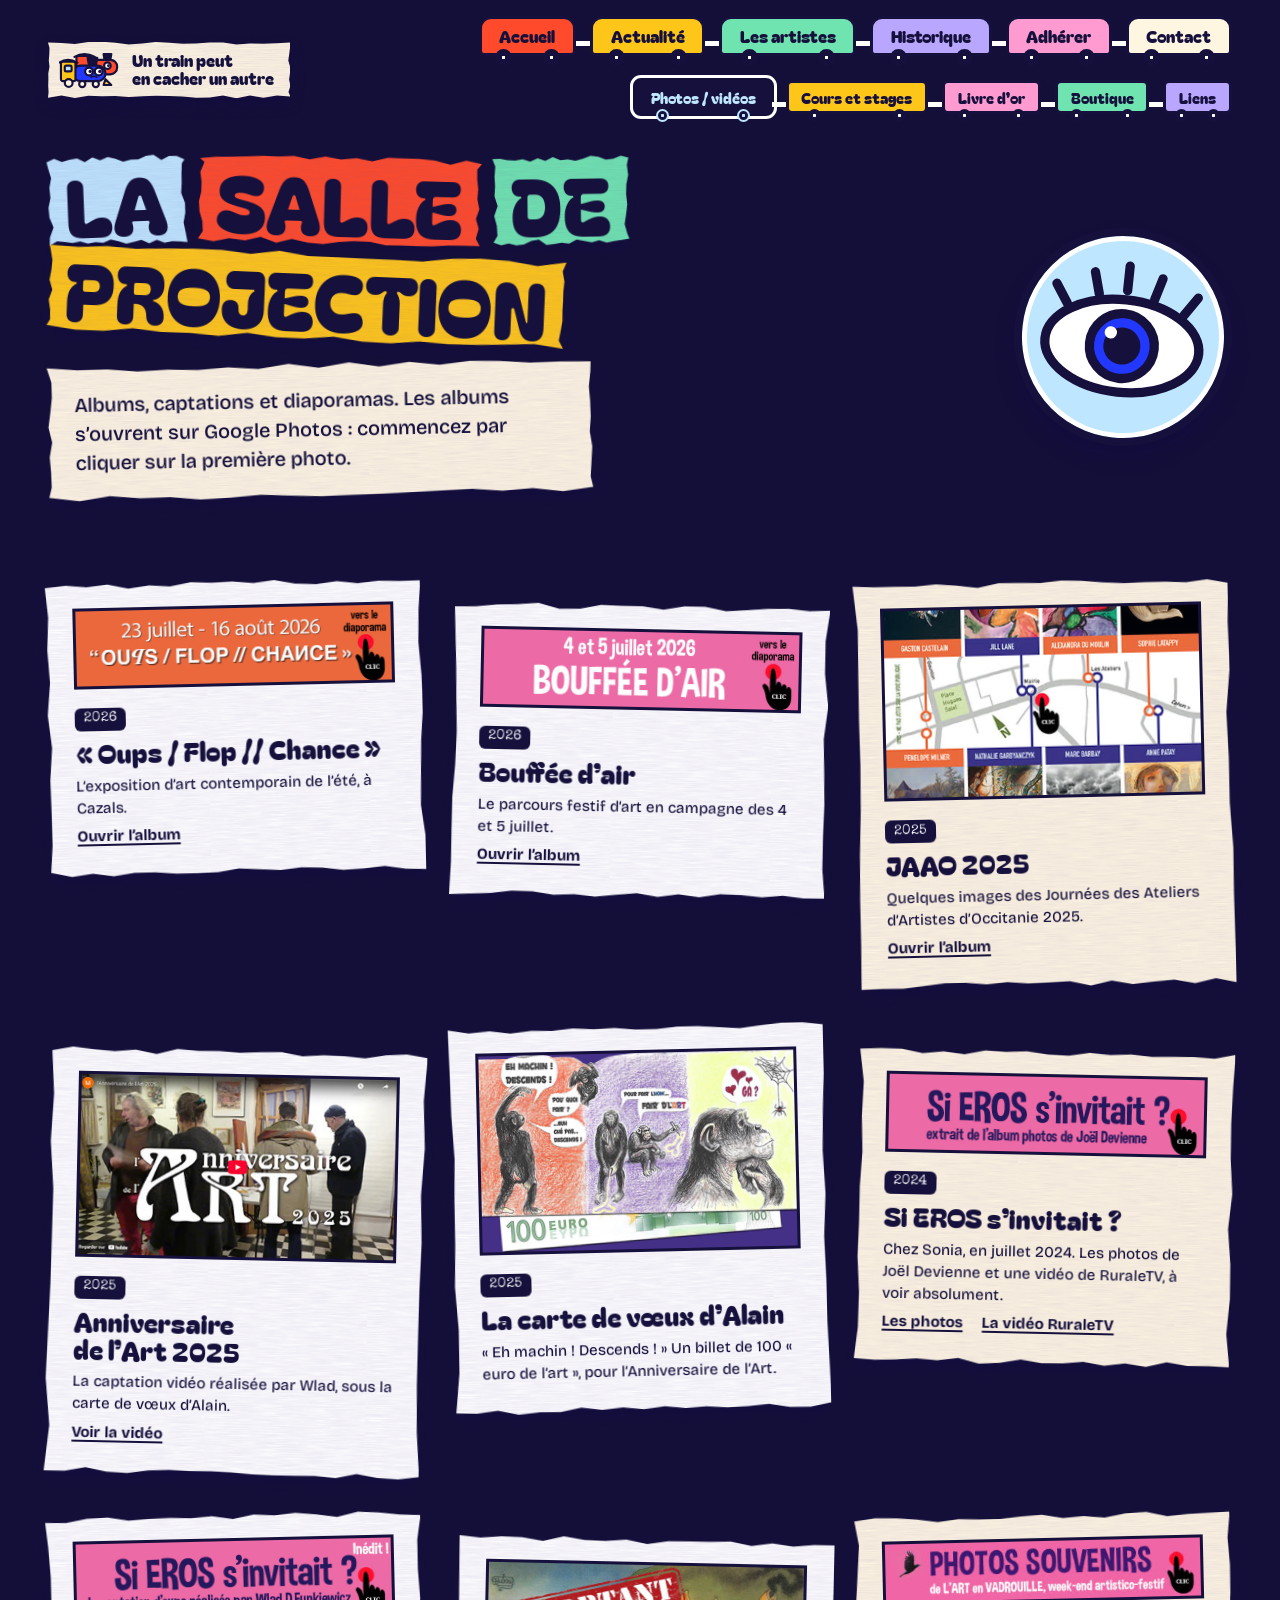
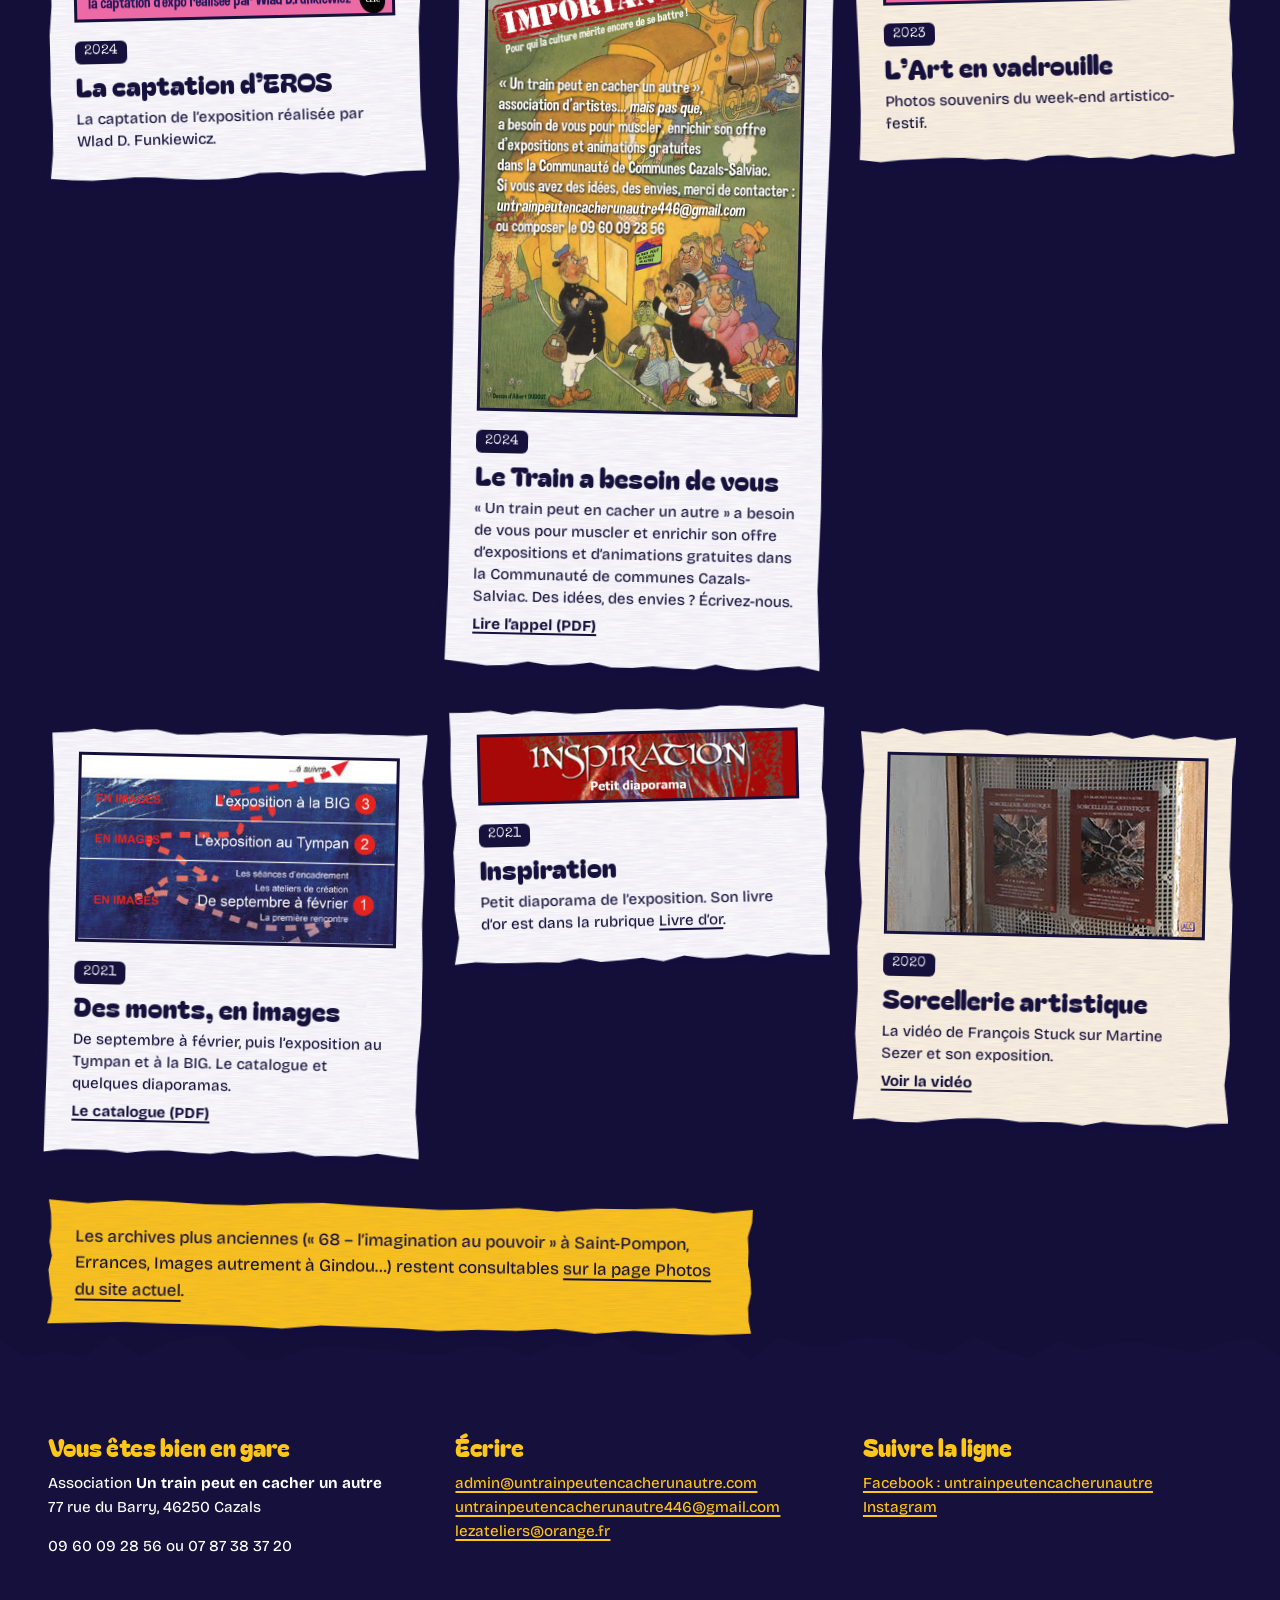
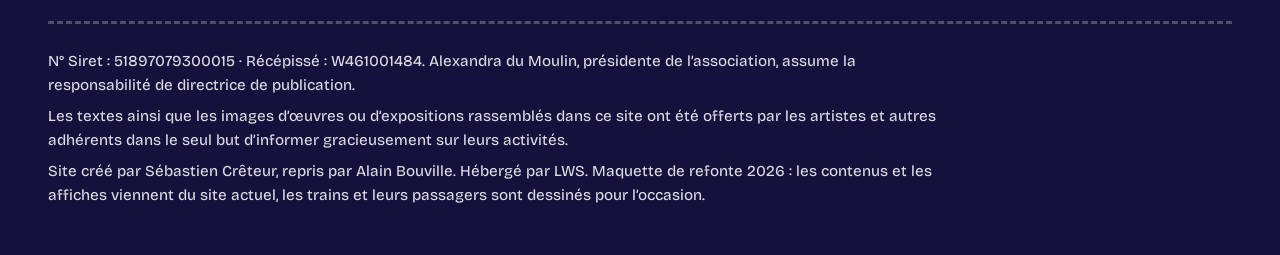
<file: photos.html>
<!doctype html>
<html lang="fr">
<head>
<meta charset="utf-8">
<meta name="viewport" content="width=device-width, initial-scale=1">
<title>Photos et vidéos · Un train peut en cacher un autre</title>
<meta name="description" content="Albums photos, vidéos et diaporamas des expositions de l’association Un train peut en cacher un autre.">
<meta name="theme-color" content="#2338ff">
<link rel="stylesheet" href="assets/style.css">
<script>document.documentElement.classList.add("js");try{if(sessionStorage.getItem("utpecua-pass"))document.documentElement.classList.add("arriving")}catch(e){}</script>
</head>
<body data-page="photos">
<a class="skip" href="#main">Aller au contenu</a>
<header class="top wrap">
  <a class="brand scrap scrap--tight" href="index.html" aria-label="Un train peut en cacher un autre, accueil"><svg viewBox="0 0 64 40" aria-hidden="true" stroke="#15103c" stroke-width="2.2" stroke-linejoin="round" stroke-linecap="round"><g transform="translate(14 -2)"><path d="M33 12l-1-6h8l-1 6" fill="#15103c"/><rect x="18" y="12" width="28" height="15" rx="7" fill="#ff4b2b"/><rect x="4" y="8" width="17" height="19" rx="2" fill="#ff4b2b"/><path d="M2 9q10-6 21 0" fill="none"/><circle cx="36" cy="18" r="3.4" fill="#fff"/><circle cx="37" cy="18" r="1.4" fill="#15103c" stroke="none"/></g><path d="M31 16l-1.5-8h10L38 16" fill="#15103c"/><rect x="14" y="16" width="34" height="16" rx="8" fill="#2338ff"/><rect x="2" y="12" width="15" height="20" rx="2" fill="#ffc61a"/><path d="M0 13q9-6 19 0" fill="none"/><rect x="6" y="16" width="7" height="6" rx="1.5" fill="#bfe6ff"/><circle cx="31" cy="22" r="4" fill="#fff"/><circle cx="32.2" cy="22" r="1.7" fill="#15103c" stroke="none"/><circle cx="41" cy="22" r="4" fill="#fff"/><circle cx="42.2" cy="22" r="1.7" fill="#15103c" stroke="none"/><path d="M33 28q3-2 6 0" fill="none" stroke-width="1.6"/><circle cx="10" cy="34" r="4" fill="#fff6e2"/><circle cx="24" cy="35" r="3.2" fill="#fff6e2"/><circle cx="38" cy="35" r="3.2" fill="#fff6e2"/><path d="M48 30l6 6h-8z" fill="#ffc61a"/></svg><span>Un train peut<br>en cacher un autre</span></a>
  <button class="menu-toggle" type="button" aria-expanded="false" aria-controls="menu"><span data-label>Tous les wagons</span><small>11 rubriques</small></button>
  <nav class="nav-wrap" id="menu" aria-label="Navigation principale"><ul class="nav-train " aria-label="Rubriques principales"><li><a href="index.html">Accueil</a></li><li><a href="actualite.html">Actualité</a></li><li><a href="artistes.html">Les artistes</a></li><li><a href="historique.html">Historique</a></li><li><a href="adherer.html">Adhérer</a></li><li><a href="contact.html">Contact</a></li></ul><ul class="nav-train nav-train--freight" aria-label="Autres rubriques"><li><a href="photos.html" aria-current="page">Photos / vidéos</a></li><li><a href="cours.html">Cours et stages</a></li><li><a href="livredor.html">Livre d’or</a></li><li><a href="boutique.html">Boutique</a></li><li><a href="liens.html">Liens</a></li></ul></nav>
</header>
<main id="main">
<div class="wrap page-head"><div class="page-head__txt">
  <h1 class="ransom ransom--page" aria-label="La salle de projection"><span class="scrap c-sky" style="--r:-2.2deg" aria-hidden="true">La</span><span class="scrap c-tomato" style="--r:1.6deg" aria-hidden="true">salle</span><span class="scrap c-mint" style="--r:-0.8deg" aria-hidden="true">de</span><span class="scrap c-mustard" style="--r:2.4deg" aria-hidden="true">projection</span></h1>
  <p class="scrap lede" style="--c:var(--bone)">Albums, captations et diaporamas. Les albums s’ouvrent sur Google Photos : commencez par cliquer sur la première photo.</p>
</div><div class="porthole" aria-hidden="true"><span data-pax="eye"></span></div></div>

<div class="wrap"><div class="frames"><figure class="scrap frame"><img width="630" height="150" src="assets/img/oups-photos.jpg" alt="Bandeau « Oups / Flop // Chance », 23 juillet - 16 août 2026, vers le diaporama" loading="lazy"><figcaption><span class="y">2026</span><h2 class="sub">« Oups / Flop // Chance »</h2><p>L’exposition d’art contemporain de l’été, à Cazals.</p><p class="links-row"><a href="https://photos.app.goo.gl/BbrTqDmV91ozp6cu8" target="_blank" rel="noopener">Ouvrir l’album<span class="vh"> (nouvel onglet)</span></a></p></figcaption></figure><figure class="scrap frame"><img width="630" height="150" src="assets/img/bouffeedair-photos.jpg" alt="Bandeau Bouffée d’air, 4 et 5 juillet 2026, vers le diaporama" loading="lazy"><figcaption><span class="y">2026</span><h2 class="sub">Bouffée d’air</h2><p>Le parcours festif d’art en campagne des 4 et 5 juillet.</p><p class="links-row"><a href="https://photos.app.goo.gl/QUbnVwsZA2qrGqJn8" target="_blank" rel="noopener">Ouvrir l’album<span class="vh"> (nouvel onglet)</span></a></p></figcaption></figure><figure class="scrap frame"><img width="427" height="254" src="assets/img/vers-photos-jaao25.jpg" alt="Plan du parcours JAAO 2025 avec les vignettes des artistes participants" loading="lazy"><figcaption><span class="y">2025</span><h2 class="sub">JAAO 2025</h2><p>Quelques images des Journées des Ateliers d’Artistes d’Occitanie 2025.</p><p class="links-row"><a href="https://photos.app.goo.gl/dBigv78efz6mTj3S6" target="_blank" rel="noopener">Ouvrir l’album<span class="vh"> (nouvel onglet)</span></a></p></figcaption></figure><figure class="scrap frame"><img width="427" height="244" src="assets/img/video-anniv25.jpg" alt="Capture de la vidéo de l’Anniversaire de l’Art 2025" loading="lazy"><figcaption><span class="y">2025</span><h2 class="sub">Anniversaire de l’Art 2025</h2><p>La captation vidéo réalisée par Wlad, sous la carte de vœux d’Alain.</p><p class="links-row"><a href="https://www.imagew.fr/2025/02/16/article-35-lanniversaire-de-lart-2025/" target="_blank" rel="noopener">Voir la vidéo<span class="vh"> (nouvel onglet)</span></a></p></figcaption></figure><figure class="scrap frame"><img width="630" height="392" src="assets/img/ab-anniv25.jpg" alt="Carte de vœux d’Alain Bouville : des singes dessinés et un faux billet de 100 euros de l’art" loading="lazy"><figcaption><span class="y">2025</span><h2 class="sub">La carte de vœux d’Alain</h2><p>« Eh machin ! Descends ! » Un billet de 100 « euro de l’art », pour l’Anniversaire de l’Art.</p></figcaption></figure><figure class="scrap frame"><img width="630" height="150" src="assets/img/eros-photos.jpg" alt="Bandeau Si EROS s’invitait ?, extrait de l’album photos de Joël Devienne" loading="lazy"><figcaption><span class="y">2024</span><h2 class="sub">Si EROS s’invitait ?</h2><p>Chez Sonia, en juillet 2024. Les photos de Joël Devienne et une vidéo de RuraleTV, à voir absolument.</p><p class="links-row"><a href="https://photos.app.goo.gl/qzkQvp5FwPTVu5Sh8" target="_blank" rel="noopener">Les photos<span class="vh"> (nouvel onglet)</span></a><a href="https://www.ruraletv.fr/expo-si-eros-sinvitait-2/" target="_blank" rel="noopener">La vidéo RuraleTV<span class="vh"> (nouvel onglet)</span></a></p></figcaption></figure><figure class="scrap frame"><img width="630" height="150" src="assets/img/eros-captation.jpg" alt="Bandeau Si EROS s’invitait ?, la captation d’expo réalisée par Wlad D. Funkiewicz" loading="lazy"><figcaption><span class="y">2024</span><h2 class="sub">La captation d’EROS</h2><p>La captation de l’exposition réalisée par Wlad D. Funkiewicz.</p></figcaption></figure><figure class="scrap frame"><img width="630" height="892" src="assets/img/train-dubout-7juin24.jpg" alt="Affiche IMPORTANT : un train peut en cacher un autre a besoin de vous, illustration de train bondé" loading="lazy"><figcaption><span class="y">2024</span><h2 class="sub">Le Train a besoin de vous</h2><p>« Un train peut en cacher un autre » a besoin de vous pour muscler et enrichir son offre d’expositions et d’animations gratuites dans la Communauté de communes Cazals-Salviac. Des idées, des envies ? Écrivez-nous.</p><p class="links-row"><a href="https://www.untrainpeutencacherunautre.com/images/train-dubout-7juin24.pdf" target="_blank" rel="noopener">Lire l’appel (PDF)<span class="vh"> (nouvel onglet)</span></a></p></figcaption></figure><figure class="scrap frame"><img width="427" height="78" src="assets/img/photos-vadrouille.jpg" alt="Bandeau Photos souvenirs de l’Art en vadrouille" loading="lazy"><figcaption><span class="y">2023</span><h2 class="sub">L’Art en vadrouille</h2><p>Photos souvenirs du week-end artistico-festif.</p></figcaption></figure><figure class="scrap frame"><img width="427" height="250" src="assets/img/desmontsenimages.jpg" alt="Tableau des étapes de l’exposition Des monts : de septembre à février, au Tympan, à la BIG" loading="lazy"><figcaption><span class="y">2021</span><h2 class="sub">Des monts, en images</h2><p>De septembre à février, puis l’exposition au Tympan et à la BIG. Le catalogue et quelques diaporamas.</p><p class="links-row"><a href="https://www.untrainpeutencacherunautre.com/images/catalogue-des-monts-web.pdf" target="_blank" rel="noopener">Le catalogue (PDF)<span class="vh"> (nouvel onglet)</span></a></p></figcaption></figure><figure class="scrap frame"><img width="630" height="130" src="assets/img/diapo-inspiration.jpg" alt="Bandeau rouge Inspiration, petit diaporama" loading="lazy"><figcaption><span class="y">2021</span><h2 class="sub">Inspiration</h2><p>Petit diaporama de l’exposition. Son livre d’or est dans la rubrique <a href="livredor.html">Livre d’or</a>.</p></figcaption></figure><figure class="scrap frame"><img width="315" height="176" src="assets/img/m-sezer-video-2.jpg" alt="Deux affiches Sorcellerie artistique sur une grille" loading="lazy"><figcaption><span class="y">2020</span><h2 class="sub">Sorcellerie artistique</h2><p>La vidéo de François Stuck sur Martine Sezer et son exposition.</p><p class="links-row"><a href="https://vimeo.com/446453619" target="_blank" rel="noopener">Voir la vidéo<span class="vh"> (nouvel onglet)</span></a></p></figcaption></figure></div>
  <p class="scrap" style="--c:var(--mustard);--r:0.8deg;max-width:44rem;margin-top:3rem">Les archives plus anciennes (« 68 – l’imagination au pouvoir » à Saint-Pompon, Errances, Images autrement à Gindou…) restent consultables <a href="https://www.untrainpeutencacherunautre.com/photosvideos.html" target="_blank" rel="noopener">sur la page Photos du site actuel<span class="vh"> (nouvel onglet)</span></a>.</p>
</div>
</main>
<footer class="foot torn-top">
  <div class="wrap">
    <div class="cols">
      <div>
        <h2>Vous êtes bien en gare</h2>
        <p>Association <strong>Un train peut en cacher un autre</strong><br>77 rue du Barry, 46250 Cazals</p>
        <p>09 60 09 28 56 ou 07 87 38 37 20</p>
      </div>
      <div>
        <h2>Écrire</h2>
        <p><a href="mailto:admin@untrainpeutencacherunautre.com">admin@untrainpeutencacherunautre.com</a><br>
        <a href="mailto:untrainpeutencacherunautre446@gmail.com">untrainpeutencacherunautre446@gmail.com</a><br>
        <a href="mailto:lezateliers@orange.fr">lezateliers@orange.fr</a></p>
      </div>
      <div>
        <h2>Suivre la ligne</h2>
        <p><a href="http://www.facebook.com/Untrain46250" target="_blank" rel="noopener">Facebook : untrainpeutencacherunautre<span class="vh"> (nouvel onglet)</span></a><br><a href="https://www.instagram.com/p/CZyYAz2MYJ1/" target="_blank" rel="noopener">Instagram<span class="vh"> (nouvel onglet)</span></a></p>
      </div>
    </div>
    <div class="legal">
      <p>N° Siret : 51897079300015 · Récépissé : W461001484. Alexandra du Moulin, présidente de l’association, assume la responsabilité de directrice de publication.</p>
      <p>Les textes ainsi que les images d’œuvres ou d’expositions rassemblés dans ce site ont été offerts par les artistes et autres adhérents dans le seul but d’informer gracieusement sur leurs activités.</p>
      <p>Site créé par Sébastien Crêteur, repris par Alain Bouville. Hébergé par LWS. Maquette de refonte 2026 : les contenus et les affiches viennent du site actuel, les trains et leurs passagers sont dessinés pour l’occasion.</p>
    </div>
  </div>
</footer>
<script src="assets/app.js"></script>
</body>
</html>
</file>
<file: assets/style.css>
@import url("fonts.css");

/* ============ Tokens ============ */
:root {
  --ink: #15103c;
  --blue: #2338ff;
  --tomato: #ff4b2b;
  --mustard: #ffc61a;
  --mint: #6fe3b0;
  --pink: #ff9bd0;
  --lilac: #b9a6ff;
  --bone: #fff6e2;
  --sky: #bfe6ff;
  --stamp-red: var(--stamp-red);
  --hatch: #ece0c2;
  --ink-soft: #5a5480;
  --error-wash: var(--error-wash);

  /* échelle typographique (DESIGN.md) */
  --fs-2xs: 0.75rem; --fs-xs: 0.85rem; --fs-sm: 0.95rem; --fs-md: 1.05rem;
  --fs-lg: 1.25rem; --fs-xl: 1.5rem; --fs-2xl: 1.9rem; --fs-3xl: 2.4rem;
  /* arrondis */
  --r-xs: 4px; --r-plaque: 6px; --r-champ: 8px; --r-wagon: 12px 12px 5px 5px; --r-pastille: 999px;
  --shadow-hang: 0 12px 18px rgb(12 6 70 / 0.3);
  --grain-page: url("data:image/svg+xml,%3Csvg xmlns='http://www.w3.org/2000/svg' width='220' height='220'%3E%3Cfilter id='n'%3E%3CfeTurbulence type='fractalNoise' baseFrequency='.85' numOctaves='2' stitchTiles='stitch'/%3E%3CfeColorMatrix values='0 0 0 0 0  0 0 0 0 0  0 0 0 0 0  0 0 0 .1 0'/%3E%3C/filter%3E%3Crect width='100%25' height='100%25' filter='url(%23n)'/%3E%3C/svg%3E");

  --f-display: "Bagel Fat One", "Arial Rounded MT Bold", sans-serif;
  --f-body: "Bricolage Grotesque", system-ui, sans-serif;
  --f-stamp: "Special Elite", "Courier New", monospace;

  --ease-out: cubic-bezier(0.23, 1, 0.32, 1);
  --ease-io: cubic-bezier(0.77, 0, 0.175, 1);
  --ease-stamp: cubic-bezier(0.34, 1.56, 0.64, 1);
  --gut: clamp(16px, 4vw, 48px);
  --shadow: drop-shadow(0 7px 7px rgb(12 6 70 / 0.3));

  --ground: var(--blue);
  --on-ground: #fff;
  --focus-ring: var(--mustard);
}

/* Chaque page a sa livrée */
body[data-page="home"]    { --ground: var(--blue);    --on-ground: #fff; }
body[data-page="histoire"]{ --ground: var(--tomato);  --on-ground: var(--ink); --focus-ring: #fff; }
body[data-page="adherer"] { --ground: var(--mustard); --on-ground: var(--ink); --focus-ring: #fff; }
body[data-page="contact"] { --ground: var(--pink);    --on-ground: var(--ink); --focus-ring: #fff; }

/* ============ Base ============ */
*, *::before, *::after { box-sizing: border-box; }
html { scrollbar-color: var(--ink) var(--ground); scroll-behavior: smooth; }
body {
  margin: 0;
  background: var(--ground);
  color: var(--on-ground);
  font: 450 1.0625rem/1.55 var(--f-body);
  font-optical-sizing: auto;
  overflow-x: clip;
  -webkit-font-smoothing: antialiased;
}
/* grain de papier sur toute la page */
body { background-image: var(--grain-page); }
::selection { background: var(--ink); color: var(--mustard); }
img, svg { display: block; max-width: 100%; }
p { margin: 0 0 1em; max-width: 62ch; }
a { color: inherit; text-underline-offset: 0.22em; text-decoration-thickness: 2px; }
:focus-visible {
  outline: 3px solid var(--ink);
  outline-offset: 3px;
  box-shadow: 0 0 0 6px var(--focus-ring);
  border-radius: var(--r-plaque);
}
h1, h2, h3 { margin: 0; font-family: var(--f-display); font-weight: 400; line-height: 1.02; text-wrap: balance; }
h2 { font-size: clamp(2rem, 4.8vw, 3.7rem); margin-bottom: 1.2rem; }
h3 { font-size: clamp(1.3rem, 2.2vw, 1.7rem); margin-bottom: 0.5rem; }
.wrap { width: min(1240px, 100% - 2 * var(--gut)); margin-inline: auto; }
.vh { position: absolute; width: 1px; height: 1px; overflow: hidden; clip-path: inset(50%); white-space: nowrap; }
.skip { position: absolute; left: 12px; top: -80px; z-index: 100; background: var(--mustard); color: var(--ink); padding: 0.6rem 1rem; font-weight: 700; }
.skip:focus { top: 12px; }
.stamp-font { font-family: var(--f-stamp); }

/* ============ Papier déchiré ============ */
.scrap {
  --paper: var(--c, var(--bone));
  position: relative; isolation: isolate;
  padding: 1.5rem 1.7rem;
  color: var(--ink);
  filter: var(--shadow);
  transform: rotate(var(--r, 0deg));
}
.scrap::before {
  content: ""; position: absolute; inset: 0; z-index: -1;
  background-color: var(--paper);
  background-image: url("data:image/svg+xml,%3Csvg xmlns='http://www.w3.org/2000/svg' width='160' height='160'%3E%3Cfilter id='f'%3E%3CfeTurbulence type='fractalNoise' baseFrequency='.04 .9' numOctaves='3'/%3E%3CfeColorMatrix values='0 0 0 0 .1  0 0 0 0 .05  0 0 0 0 .3  0 0 0 .13 0'/%3E%3C/filter%3E%3Crect width='100%25' height='100%25' filter='url(%23f)'/%3E%3C/svg%3E");
  clip-path: var(--torn, none);
}
.scrap > :last-child { margin-bottom: 0; }
.scrap--tight { padding: 0.9rem 1.2rem; }
.c-tomato { --c: var(--tomato); } .c-mustard { --c: var(--mustard); } .c-mint { --c: var(--mint); }
.c-pink { --c: var(--pink); } .c-lilac { --c: var(--lilac); } .c-bone { --c: var(--bone); }
.c-blue { --c: var(--blue); color: #fff; } .c-ink { --c: var(--ink); color: #fff; }

/* bande de couleur pleine largeur, bord supérieur déchiré */
.band { position: relative; background: var(--band, var(--ink)); color: var(--ink); padding-block: clamp(4rem, 9vw, 8rem); }
.torn-top::before {
  content: ""; position: absolute; left: 0; right: 0; top: -39px; height: 40px;
  background: inherit; clip-path: var(--torn-strip, none);
}
.band--tomato { --band: var(--tomato); } .band--mustard { --band: var(--mustard); }
.band--mint { --band: var(--mint); } .band--pink { --band: var(--pink); } .band--ink { --band: var(--ink); color: #fff; }

section { padding-block: clamp(3.5rem, 8vw, 7rem); }
.band, .hero { padding-block: clamp(4rem, 9vw, 8rem); }

/* ============ En-tête : un train de liens ============ */
.top { display: flex; flex-wrap: wrap; align-items: center; justify-content: space-between; gap: 1.2rem 2rem; padding-block: 1rem; }
.brand { display: flex; align-items: center; gap: 0.7rem; text-decoration: none; font: 400 var(--fs-md)/1.05 var(--f-display); padding: 0.55rem 1rem 0.55rem 0.7rem; --c: var(--bone); }
.brand svg { width: 62px; height: 39px; flex: none; }
.nav-train { display: flex; flex-wrap: wrap; gap: 16px 14px; list-style: none; margin: 0; padding: 0; }
.nav-train li { position: relative; }
.nav-train li:not(:last-child)::after { content: ""; position: absolute; right: -14px; top: 50%; width: 14px; height: 5px; background: var(--ink); }
.nav-train a {
  --c: var(--tomato);
  position: relative; display: block; margin-bottom: 10px;
  padding: 0.55rem 1.1rem 0.5rem;
  background: var(--c); color: var(--ink);
  border: 3px solid var(--ink); border-radius: var(--r-wagon);
  font: 400 var(--fs-md)/1 var(--f-display); text-decoration: none;
  transition: transform 0.22s var(--ease-out);
}
.nav-train li:nth-child(2) a { --c: var(--mustard); }
.nav-train li:nth-child(3) a { --c: var(--mint); }
.nav-train li:nth-child(4) a { --c: var(--lilac); }
.nav-train a::before, .nav-train a::after {
  content: ""; position: absolute; bottom: -13px; width: 17px; height: 17px; border-radius: 50%;
  background: radial-gradient(circle, #fff 0 22%, var(--ink) 24%); border: 3px solid var(--ink);
}
.nav-train a::before { left: 14%; } .nav-train a::after { right: 14%; }
@media (hover: hover) and (pointer: fine) { .nav-train a:hover { transform: translateY(-4px) rotate(-2deg); } }
@media (hover: hover) and (pointer: fine) { .nav-train a:hover::before, .nav-train a:hover::after { animation: spin 0.5s linear 2; } }
.nav-train a[aria-current="page"] { background: var(--ink); color: var(--c); }
.nav-train a[aria-current="page"]::before, .nav-train a[aria-current="page"]::after { background: radial-gradient(circle, var(--c) 0 22%, var(--ink) 24%); border-color: var(--c); }
.nav-train a[aria-current="page"] { outline: 3px solid var(--ink); outline-offset: 2px; }

/* ============ Titre mots-rançon ============ */
.ransom { display: flex; flex-wrap: wrap; gap: 0.08em 0.16em; font-size: clamp(2.3rem, 6.2vw, 5.4rem); line-height: 1; text-transform: uppercase; margin: 0 0 1.2rem; }
.ransom .scrap { padding: 0.1em 0.22em 0.04em; display: inline-block; }
.ransom .w1 { --c: var(--tomato); --r: -2.5deg; }
.ransom .w2 { --c: var(--mustard); --r: 1.6deg; }
.ransom .w3 { --c: var(--bone); --r: -1deg; font-family: var(--f-stamp); font-size: 0.78em; align-self: flex-end; }
.ransom .w4 { --c: var(--mint); --r: 2.8deg; font-family: var(--f-body); font-weight: 800; font-size: 0.8em; align-self: center; }
.ransom .w5 { --c: var(--pink); --r: -1.8deg; }
.ransom .w6 { --c: var(--bone); --r: 2deg; font-family: var(--f-stamp); font-size: 0.78em; align-self: flex-end; }
.ransom .w7 { --c: var(--lilac); --r: -3deg; }

/* ============ Tickets (boutons-billets) ============ */
.tickets { display: flex; flex-wrap: wrap; gap: 1rem 1.2rem; filter: var(--shadow); }
.ticket {
  display: inline-flex; flex-direction: column; justify-content: center; gap: 0.15rem; min-height: 4.4rem;
  padding: 0.7rem 1.8rem; background: var(--mustard); color: var(--ink); text-decoration: none;
  -webkit-mask: radial-gradient(circle 11px at 0 50%, #0000 96%, #000) left / 51% 100% no-repeat, radial-gradient(circle 11px at 100% 50%, #0000 96%, #000) right / 51% 100% no-repeat;
  mask: radial-gradient(circle 11px at 0 50%, #0000 96%, #000) left / 51% 100% no-repeat, radial-gradient(circle 11px at 100% 50%, #0000 96%, #000) right / 51% 100% no-repeat;
  transition: transform 0.2s var(--ease-out);
}
.ticket small { font: 400 var(--fs-xs)/1.1 var(--f-stamp); letter-spacing: 0.04em; text-transform: uppercase; }
.ticket strong { font: 400 var(--fs-xl)/1 var(--f-display); }
.ticket--hot { background: var(--tomato); }
.ticket--ink { background: var(--ink); color: #fff; }
@media (hover: hover) and (pointer: fine) { .ticket:hover { transform: translateY(-4px) rotate(-1.5deg); } }
.ticket:active { transform: scale(0.97); transition-duration: 0.1s; }
.ticket[aria-disabled="true"] { background: repeating-linear-gradient(135deg, var(--bone) 0 10px, var(--hatch) 10px 20px); cursor: not-allowed; opacity: 0.85; }

/* ============ Hero ============ */
.hero { padding-block: 0; display: flex; flex-direction: column; overflow-x: clip; }
.hero__body { flex: none; }
.hero__row { display: flex; flex-wrap: wrap; align-items: flex-start; gap: 1.6rem 2.4rem; margin-bottom: 1.5rem; }
.lede { max-width: 34rem; --c: var(--bone); --r: -1.2deg; font-size: var(--fs-lg); line-height: 1.45; font-weight: 520; }
.lede strong { font-family: var(--f-display); font-weight: 400; }

.rails { position: relative; flex: 1; min-height: 300px; margin-top: -1.5rem; }
.rails::after { /* deux voies */
  content: ""; position: absolute; left: 0; right: 0; bottom: 8px; height: 10px;
  background: repeating-linear-gradient(90deg, var(--ink) 0 8px, transparent 8px 40px);
  border-top: 4px solid var(--ink); opacity: 0.95;
}
.track { position: absolute; display: flex; align-items: flex-end; gap: 12px; }
.track--front { bottom: 14px; right: 4vw; z-index: 2; }
.track--back { bottom: 88px; right: calc(4vw + 330px); z-index: 1; }
.track--front { animation: arrive 2s var(--ease-out) backwards 0.25s; transition: transform 1.2s var(--ease-io); }
.track--back { transition: transform 1.2s var(--ease-io) 0.12s; }
.rails[data-lifted="true"] .track--front { transform: translateX(calc(100% + 8vw)); }
.rails[data-lifted="true"] .track--back { transform: translateX(22vw) translateY(24px) scale(1.04); transform-origin: bottom right; }
@keyframes arrive { from { transform: translateX(-105vw); } }

.lift {
  position: absolute; left: 0; top: -0.4rem; z-index: 5; cursor: pointer;
  border: 0; font: 400 var(--fs-lg)/1.05 var(--f-display); color: var(--ink);
  padding: 1rem 1.5rem; --c: var(--pink); --r: 2deg; background: none; filter: var(--shadow);
  transition: transform 0.2s var(--ease-out);
}
.lift::before { content: ""; position: absolute; inset: 0; z-index: -1; background: var(--pink); clip-path: var(--torn, none); }
@media (hover: hover) and (pointer: fine) { .lift:hover { transform: rotate(-2deg) translateY(-3px); } }
.lift:active { transform: scale(0.97); transition-duration: 0.1s; }
.lift small { display: block; font: 400 var(--fs-xs)/1.2 var(--f-stamp); margin-top: 0.3rem; }

/* wagons */
.wagon { position: relative; width: 210px; height: 142px; flex: none; }
.wagon__body {
  position: absolute; inset: 0 0 22px; background: var(--c); border: 4px solid var(--ink); border-radius: 18px 18px 8px 8px;
  display: flex; flex-direction: column; justify-content: flex-end; align-items: center; padding-bottom: 9px;
}
.wagon__body::before { content: ""; position: absolute; left: -4px; right: -4px; top: -4px; height: 12px; background: var(--ink); border-radius: 14px 14px 0 0; }
.wagon__win {
  position: absolute; top: 20px; width: 70px; height: 58px; background: var(--sky); border: 4px solid var(--ink); border-radius: 12px; overflow: hidden;
}
.wagon__win:nth-of-type(1) { left: 20px; } .wagon__win:nth-of-type(2) { right: 20px; }
.wagon__win svg { width: 100%; height: 100%; }
.wagon__label { font: 400 var(--fs-md)/1 var(--f-display); color: var(--ink); text-align: center; }
.wagon::after { content: ""; position: absolute; right: -14px; top: 62px; width: 14px; height: 6px; background: var(--ink); }
.wheel { position: absolute; bottom: 0; width: 38px; height: 38px; border-radius: 50%; border: 4px solid var(--ink); background: radial-gradient(circle, var(--ink) 0 16%, transparent 18%), conic-gradient(var(--bone) 0 12%, var(--ink) 0 24%, var(--bone) 0 37%, var(--ink) 0 50%, var(--bone) 0 62%, var(--ink) 0 75%, var(--bone) 0 87%, var(--ink) 0); }
.wheel:nth-of-type(1) { left: 24px; } .wheel:nth-of-type(2) { right: 24px; }
.wheel, .loco .spin { animation: spin 0.45s linear infinite paused; }
.rolling .wheel, .rolling .loco .spin { animation-play-state: running; }
@keyframes spin { to { transform: rotate(360deg); } }

.loco { position: relative; width: 300px; height: 176px; flex: none; margin-left: 2px; }
.loco svg { width: 100%; height: 100%; overflow: visible; }
.loco .spin { transform-box: fill-box; transform-origin: center; }
.puff { position: absolute; left: 207px; top: 4px; width: 22px; height: 22px; border-radius: 50%; background: #fff; border: 3px solid var(--ink); opacity: 0; animation: puff 3.2s ease-out infinite; }
.puff:nth-of-type(2) { animation-delay: 1.05s; } .puff:nth-of-type(3) { animation-delay: 2.1s; }
@keyframes puff { 0% { opacity: 0; transform: translate(0, 0) scale(0.4); } 15% { opacity: 1; } 100% { opacity: 0; transform: translate(-46px, -110px) scale(2.2); } }
.track--back .wagon__label { font-size: var(--fs-lg); }

/* ============ Annonce en gare ============ */
.annonce { padding-block: 2.5rem 0; }
.annonce .scrap { max-width: 44rem; margin-inline: auto; text-align: center; --c: var(--mustard); --r: -0.8deg; font-family: var(--f-stamp); font-size: var(--fs-md); line-height: 1.5; }
.annonce .scrap b { font-family: var(--f-display); font-weight: 400; display: block; font-size: var(--fs-xl); margin-bottom: 0.3rem; }

/* ============ Collage « l'asso » ============ */
.collage { display: grid; grid-template-columns: repeat(12, 1fr); gap: 1.6rem 1.4rem; align-items: start; }
.collage .scrap { font-size: var(--fs-md); }
.collage .a { grid-column: 1 / span 7; --c: var(--bone); --r: -0.9deg; font-size: var(--fs-lg); line-height: 1.45; }
.collage .b { grid-column: 8 / span 5; --c: var(--tomato); --r: 1.8deg; margin-top: 2.5rem; }
.collage .c { grid-column: 2 / span 5; --c: var(--mint); --r: 1.2deg; }
.collage .d { grid-column: 7 / span 6; --c: var(--mustard); --r: -1.6deg; margin-top: 2rem; }
.collage .e { grid-column: 3 / span 8; --c: var(--pink); --r: 0.8deg; }
.collage .note { font: 400 var(--fs-xs)/1.4 var(--f-stamp); margin-top: 0.9rem; }
.big { font: 400 clamp(1.9rem, 3.6vw, 2.8rem)/1 var(--f-display); display: block; margin-bottom: 0.4rem; }
.pax { position: absolute; width: 74px; height: 74px; right: -14px; top: -26px; background: var(--sky); border: 4px solid var(--ink); border-radius: 50%; overflow: hidden; transform: rotate(8deg); }
.pax svg { width: 100%; height: 100%; }

/* ============ Billets d'expo ============ */
.stubs { display: flex; flex-wrap: wrap; gap: 1.6rem 1.4rem; margin-top: 2rem; filter: var(--shadow); }
.stub {
  --stub: 5.2rem; flex: 1 1 290px; max-width: 420px; display: grid; grid-template-columns: var(--stub) 1fr;
  background: var(--c, var(--bone)); color: var(--ink); text-decoration: none; min-height: 9.5rem;
  -webkit-mask: radial-gradient(circle 11px at var(--stub) 0, #0000 96%, #000), radial-gradient(circle 11px at var(--stub) 100%, #0000 96%, #000);
  -webkit-mask-composite: source-in;
  mask: radial-gradient(circle 11px at var(--stub) 0, #0000 96%, #000), radial-gradient(circle 11px at var(--stub) 100%, #0000 96%, #000);
  mask-composite: intersect;
  transition: transform 0.22s var(--ease-out);
}
.stub:nth-child(1) { --c: var(--mustard); transform: rotate(-1.4deg); }
.stub:nth-child(2) { --c: var(--mint); transform: rotate(1deg) translateY(10px); }
.stub:nth-child(3) { --c: var(--pink); transform: rotate(-0.6deg); }
.stub:nth-child(4) { --c: var(--lilac); transform: rotate(1.6deg) translateY(8px); }
.stub:nth-child(5) { --c: var(--bone); transform: rotate(-1deg); flex-basis: 440px; max-width: 560px; }
@media (hover: hover) and (pointer: fine) { .stub:hover { transform: translateY(-6px) rotate(0deg); } }
.stub__y { display: grid; place-items: center; writing-mode: vertical-rl; transform: rotate(180deg); font: 400 var(--fs-3xl)/1 var(--f-display); border-right: 3px dashed var(--ink); padding: 0.5rem; }
.stub__t { padding: 1.2rem 1.4rem 1.2rem 1.3rem; }
.stub__t small { font: 400 var(--fs-xs)/1.3 var(--f-stamp); text-transform: uppercase; letter-spacing: 0.04em; display: block; margin-bottom: 0.3rem; }
.stub__t p { font-size: var(--fs-sm); line-height: 1.4; margin: 0.4rem 0 0; }
.more { margin-top: 2.6rem; }

/* ============ Monter à bord ============ */
.board { display: grid; grid-template-columns: repeat(12, 1fr); gap: 1.6rem 1.4rem; align-items: start; margin-top: 2rem; }
.board .scrap { font-size: var(--fs-md); }
.board .p1 { grid-column: 1 / span 5; --c: var(--bone); --r: -1.4deg; }
.board .p2 { grid-column: 6 / span 4; --c: var(--tomato); --r: 1.4deg; margin-top: 2.4rem; }
.board .p3 { grid-column: 10 / span 3; --c: var(--mint); --r: -2deg; }
.board .p4 { grid-column: 3 / span 6; --c: var(--ink); color: #fff; --r: 0.8deg; }
.board a.more-link { font-family: var(--f-display); font-size: var(--fs-md); text-decoration-thickness: 3px; display: inline-block; margin-top: 0.4rem; }
.rubber {
  display: inline-block; font: 400 var(--fs-md)/1.25 var(--f-stamp); text-transform: uppercase; color: var(--stamp-red); background: var(--bone);
  border: 4px double var(--stamp-red); border-radius: var(--r-champ); padding: 0.5rem 0.9rem; transform: rotate(-4deg); margin-bottom: 1rem;
}
.rubber b { font-family: var(--f-display); font-weight: 400; font-size: var(--fs-2xl); display: block; line-height: 1; }

/* ============ Wagons pas encore attelés ============ */
.unhooked { display: flex; flex-wrap: wrap; gap: 0.9rem 1rem; list-style: none; padding: 0; margin: 1.6rem 0 0; }
.unhooked li { padding: 0.6rem 1rem; border: 3px dashed currentColor; border-radius: var(--r-champ); font: 400 var(--fs-md)/1 var(--f-display); }
.unhooked li small { display: block; font: 400 var(--fs-2xs)/1.2 var(--f-stamp); margin-top: 0.3rem; }

/* ============ Pied de page ============ */
.foot { background: var(--ink); color: #fff; padding-block: 4rem 3rem; position: relative; }
.foot a { color: var(--mustard); }
.foot .cols { display: grid; grid-template-columns: repeat(auto-fit, minmax(240px, 1fr)); gap: 2.4rem; }
.foot h2 { font-size: var(--fs-xl); margin-bottom: 0.8rem; color: var(--mustard); }
.foot p { font-size: var(--fs-sm); max-width: 40ch; }
.foot .legal { margin-top: 3rem; padding-top: 1.6rem; border-top: 3px dashed rgb(255 255 255 / 0.3); font-size: var(--fs-xs); opacity: 0.85; display: grid; gap: 0.5rem; }
.foot .legal p { max-width: 90ch; margin: 0; }

/* ============ Page Historique ============ */
.page-head { padding-block: 1rem clamp(2rem, 5vw, 4rem); }
.page-head h1 { text-transform: uppercase; line-height: 0.98; margin-bottom: 1.4rem; }
.page-head .lede { margin-top: 1rem; }
.line { position: relative; display: grid; grid-template-columns: 64px 1fr; gap: 0 clamp(1rem, 3vw, 2.6rem); }
.line__rail { position: relative; }
.line__rail::before { /* la voie */
  content: ""; position: absolute; left: 50%; top: 0; bottom: 0; width: 20px; transform: translateX(-50%);
  background: repeating-linear-gradient(180deg, var(--ink) 0 6px, transparent 6px 22px); border-inline: 4px solid var(--ink);
}
.rider { position: sticky; top: 42vh; width: 64px; height: 100px; z-index: 3; }
.rider svg { width: 100%; height: 100%; overflow: visible; }
.stops { display: grid; gap: clamp(1.6rem, 4vw, 3rem); list-style: none; margin: 0; padding: 0 0 2rem; }
.stop { position: relative; max-width: 760px; }
.stop:nth-child(even) { margin-left: clamp(0px, 8vw, 120px); }
.stop .scrap { --c: var(--bone); }
.stop:nth-child(3n+1) .scrap { --c: var(--mustard); --r: -0.8deg; }
.stop:nth-child(3n+2) .scrap { --c: var(--mint); --r: 0.9deg; }
.stop:nth-child(3n) .scrap { --c: var(--bone); --r: -0.4deg; }
.stop__sign {
  position: absolute; left: calc(-1 * (64px + clamp(1rem, 3vw, 2.6rem)) - clamp(0px, 8vw, 120px) * 0 ); top: 1rem; z-index: 4;
}
.stop .y { display: inline-block; font: 400 var(--fs-xl)/1 var(--f-display); background: var(--ink); color: #fff; padding: 0.35rem 0.8rem; border-radius: var(--r-champ); margin-bottom: 0.7rem; transform: rotate(-2deg); }
.stop h3 { font-size: clamp(1.5rem, 3vw, 1.9rem); }
.stop p { font-size: var(--fs-md); }
.stop .where { font: 400 var(--fs-xs)/1.4 var(--f-stamp); }
.seasons { display: flex; flex-wrap: wrap; gap: 1rem; margin: 1.8rem 0 0; padding: 0; list-style: none; }
.seasons li { padding: 0.9rem 1.2rem; font: 400 var(--fs-md)/1.1 var(--f-stamp); background: repeating-linear-gradient(135deg, var(--bone) 0 12px, var(--hatch) 12px 24px); color: var(--ink); border: 3px solid var(--ink); border-radius: var(--r-champ); transform: rotate(var(--r, 0deg)); }
.seasons li:nth-child(odd) { --r: -1.5deg; } .seasons li:nth-child(even) { --r: 1.2deg; }
.seasons li small { display: block; font-size: var(--fs-2xs); margin-top: 0.3rem; opacity: 0.8; }

/* ============ Page Adhérer ============ */
.ways { display: grid; grid-template-columns: repeat(12, 1fr); gap: 1.8rem 1.4rem; align-items: start; }
.ways .w-a { grid-column: 1 / span 6; --c: var(--bone); --r: -0.8deg; }
.ways .w-b { grid-column: 8 / span 5; --c: var(--tomato); --r: 1.6deg; margin-top: 2rem; }
.ways .w-c { grid-column: 2 / span 5; --c: var(--mint); --r: 1.2deg; }
.ways .w-d { grid-column: 8 / span 5; --c: var(--pink); --r: -1.5deg; }
.form-ticket { margin-top: 2rem; display: grid; grid-template-columns: repeat(12, 1fr); gap: 1.6rem; }
.form-ticket .scrap { grid-column: 2 / span 7; --c: var(--bone); --r: -0.6deg; }
.form-ticket aside { grid-column: 9 / span 4; align-self: center; }
.field { display: grid; gap: 0.35rem; margin-bottom: 1.1rem; }
.field label, .field legend { font: 400 var(--fs-sm)/1.2 var(--f-stamp); text-transform: uppercase; letter-spacing: 0.03em; padding: 0; }
.field input[type="text"], .field input[type="email"], .field select {
  font: 500 var(--fs-md)/1.2 var(--f-body); color: var(--ink); padding: 0.8rem 0.9rem; background: #fff;
  border: 3px solid var(--ink); border-radius: var(--r-champ); width: 100%; caret-color: var(--tomato);
}
.field input::placeholder { color: var(--ink-soft); }
.field input[aria-invalid="true"] { border-color: var(--tomato); background: var(--error-wash); }
.field .err { color: #b3200a; font-weight: 700; font-size: var(--fs-sm); min-height: 1.2em; }
.field fieldset { border: 0; margin: 0; padding: 0; display: flex; flex-wrap: wrap; gap: 0.6rem; }
.field fieldset legend { margin-bottom: 0.5rem; }
.pick { position: relative; }
.pick input { position: absolute; opacity: 0; inset: 0; }
.pick span { display: block; padding: 0.6rem 1rem; border: 3px solid var(--ink); border-radius: var(--r-pastille); font-weight: 700; cursor: pointer; background: #fff; transition: transform 0.35s var(--ease-out), background 0.2s; }
.pick input:checked + span { background: var(--ink); color: var(--mustard); transform: rotate(-2deg); }
.pick input:focus-visible + span { outline: 3px solid var(--ink); outline-offset: 3px; box-shadow: 0 0 0 6px var(--focus-ring); }
@media (hover: hover) and (pointer: fine) { .pick span:hover { transform: translateY(-2px); } }
.sent { display: none; font: 400 var(--fs-md)/1.4 var(--f-stamp); background: var(--mint); border: 3px solid var(--ink); padding: 1rem; border-radius: var(--r-champ); margin-top: 1rem; }
.sent[data-show="true"] { display: block; }
.submit { border: 0; cursor: pointer; font: inherit; }
.demo-note { font: 400 var(--fs-xs)/1.4 var(--f-stamp); margin-top: 1rem; max-width: 50ch; }

/* ============ Page Contact ============ */
.contact-grid { display: grid; grid-template-columns: repeat(12, 1fr); gap: 1.8rem 1.4rem; align-items: start; }
.contact-grid .k-a { grid-column: 1 / span 6; --c: var(--bone); --r: -1deg; }
.contact-grid .k-b { grid-column: 7 / span 6; --c: var(--mustard); --r: 1.2deg; margin-top: 2rem; }
.contact-grid .k-c { grid-column: 3 / span 8; --c: var(--mint); --r: -0.5deg; }
.contact-grid dl { margin: 0; display: grid; gap: 0.9rem; }
.contact-grid dt { font: 400 var(--fs-xs)/1.2 var(--f-stamp); text-transform: uppercase; letter-spacing: 0.05em; }
.contact-grid dd { margin: 0.1rem 0 0; font-weight: 600; word-break: break-word; }
.plan { margin-top: 3rem; }
.plan svg { width: 100%; height: auto; }

/* ============ Responsive ============ */
@media (max-width: 900px) {
  .collage > *, .board > *, .ways > *, .contact-grid > *, .form-ticket > * { grid-column: 1 / -1 !important; margin-top: 0 !important; }
  .collage, .board, .ways, .contact-grid, .form-ticket { gap: 1.8rem; }
  .stop:nth-child(even) { margin-left: 0; }
  .lift { position: relative; top: 0; align-self: flex-start; margin-bottom: 0.8rem; }
  .rails { display: flex; flex-direction: column; }
  .rails .track { position: absolute; }
  .rails { min-height: 400px; margin-top: 1.2rem; }
  .rails::after { bottom: 8px; }
  .track--back { right: calc(4vw + 330px); }
  .hero__row { flex-direction: column; }
}
@media (max-width: 560px) {
  .line { grid-template-columns: 38px 1fr; gap: 0 0.9rem; }
  .rider { width: 38px; height: 60px; }
  .nav-train a { font-size: var(--fs-sm); padding-inline: 0.8rem; }
  .brand { font-size: var(--fs-sm); }
  .stub__y { font-size: var(--fs-2xl); }
  .scrap { padding: 1.2rem 1.2rem; }
}

/* ============ Mouvement réduit ============ */
@media (prefers-reduced-motion: reduce) {
  html { scroll-behavior: auto; }
  /* moins de mouvement, pas moins d'information : on coupe les déplacements, on garde les fondus */
  *, *::before, *::after { animation-duration: 0.001ms !important; animation-iteration-count: 1 !important; transition-property: opacity, color, background-color, border-color, box-shadow !important; transition-duration: 0.2s !important; }
  .puff { display: none; }
}

h2.sub { font-size: clamp(1.3rem, 2.2vw, 1.7rem); margin-bottom: 0.5rem; }
.stop h2.sub { font-size: clamp(1.5rem, 3vw, 1.9rem); }

/* ============ Livrées des nouvelles pages ============ */
body[data-page="actu"]     { --ground: var(--lilac);   --on-ground: var(--ink); --focus-ring: #fff; }
body[data-page="artistes"] { --ground: var(--mint);    --on-ground: var(--ink); --focus-ring: #fff; }
body[data-page="photos"]   { --ground: var(--ink);     --on-ground: #fff; }
body[data-page="cours"]    { --ground: var(--blue);    --on-ground: #fff; }
body[data-page="livredor"] { --ground: var(--pink);    --on-ground: var(--ink); --focus-ring: #fff; }
body[data-page="boutique"] { --ground: var(--mustard); --on-ground: var(--ink); --focus-ring: #fff; }
body[data-page="liens"]    { --ground: var(--tomato);  --on-ground: var(--ink); --focus-ring: #fff; }
body[data-page="photos"] .nav-train a[aria-current="page"],
body[data-page="photos"] .nav-train li::after { outline-color: #fff; }
body[data-page="photos"] .nav-train li:not(:last-child)::after, body[data-page="cours"] .nav-train li:not(:last-child)::after { background: #fff; }

/* ============ Navigation : le train de voyageurs + le train de marchandises ============ */
.nav-wrap { display: grid; justify-items: end; gap: 0.9rem; }
.nav-train li:nth-child(5) a { --c: var(--pink); }
.nav-train li:nth-child(6) a { --c: var(--bone); }
.nav-train--freight a { font-size: var(--fs-sm); padding: 0.42rem 0.8rem 0.38rem; border-radius: var(--r-plaque); }
.nav-train--freight a::before, .nav-train--freight a::after { width: 13px; height: 13px; bottom: -11px; border-width: 2px; }
.nav-train--freight li:nth-child(1) a { --c: var(--sky); }
.nav-train--freight li:nth-child(2) a { --c: var(--mustard); }
.nav-train--freight li:nth-child(3) a { --c: var(--pink); }
.nav-train--freight li:nth-child(4) a { --c: var(--mint); }
.nav-train--freight li:nth-child(5) a { --c: var(--lilac); }
.menu-toggle { display: none; }
@media (max-width: 900px) {
  .js .menu-toggle {
    display: inline-flex; align-items: center; gap: 0.6rem; cursor: pointer; border: 3px solid var(--ink); border-radius: var(--r-wagon);
    background: var(--mustard); color: var(--ink); font: 400 var(--fs-md)/1 var(--f-display); padding: 0.65rem 1rem;
  }
  .menu-toggle small { font: 400 var(--fs-2xs)/1 var(--f-stamp); }
  .js .nav-wrap { display: none; width: 100%; justify-items: start; }
  .js .nav-wrap[data-open="true"] { display: grid; }
  .top { align-items: flex-start; }
}

/* ============ Dépôt : tous les wagons (accueil) ============ */
.depot { display: grid; grid-template-columns: repeat(auto-fill, minmax(230px, 1fr)); gap: 1.6rem 1.3rem; margin-top: 2rem; }
.depot a { text-decoration: none; display: grid; grid-template-columns: 64px 1fr; gap: 0.3rem 0.9rem; align-items: center; transition: transform 0.22s var(--ease-out); }
.depot a:nth-child(odd) { --r: -1.2deg; } .depot a:nth-child(even) { --r: 1.3deg; }
.depot a:nth-child(7n+1) { --c: var(--tomato); } .depot a:nth-child(7n+2) { --c: var(--mustard); } .depot a:nth-child(7n+3) { --c: var(--mint); }
.depot a:nth-child(7n+4) { --c: var(--pink); } .depot a:nth-child(7n+5) { --c: var(--lilac); } .depot a:nth-child(7n+6) { --c: var(--bone); } .depot a:nth-child(7n) { --c: var(--sky); }
@media (hover: hover) and (pointer: fine) { .depot a:hover { transform: rotate(0deg) translateY(-5px); } }
.depot .win { grid-row: span 2; width: 64px; height: 56px; background: var(--sky); border: 3px solid var(--ink); border-radius: var(--r-champ); overflow: hidden; }
.depot .win svg { width: 100%; height: 100%; }
.depot strong { font: 400 var(--fs-lg)/1 var(--f-display); }
.depot span:last-child { font-size: var(--fs-sm); line-height: 1.35; }

/* ============ Actualité ============ */
.news { display: grid; grid-template-columns: repeat(12, 1fr); gap: 2rem 1.4rem; align-items: start; }
.news > * { grid-column: span 6; }
.news > .wide { grid-column: 1 / -1; }
.news .scrap:nth-child(4n+1) { --c: var(--bone); --r: -0.8deg; }
.news .scrap:nth-child(4n+2) { --c: var(--mustard); --r: 1.1deg; margin-top: 2rem; }
.news .scrap:nth-child(4n+3) { --c: var(--mint); --r: 0.6deg; }
.news .scrap:nth-child(4n) { --c: var(--pink); --r: -1.3deg; margin-top: 1.4rem; }
.news .when { font: 400 var(--fs-xs)/1.3 var(--f-stamp); text-transform: uppercase; letter-spacing: 0.04em; display: block; margin-bottom: 0.5rem; }
.poster { display: grid; grid-template-columns: minmax(0, 1fr) minmax(0, 1.1fr); gap: 1.4rem; align-items: start; }
.poster img { width: 100%; height: auto; border: 3px solid var(--ink); transform: rotate(-1.5deg); box-shadow: var(--shadow-hang); }
.links-row { display: flex; flex-wrap: wrap; gap: 0.5rem 1.2rem; margin-top: 0.4rem; font-weight: 700; }
.toolbox { list-style: none; margin: 0; padding: 0; display: grid; gap: 0.7rem; }
.toolbox li { display: grid; gap: 0.1rem; }
.toolbox a { font-family: var(--f-display); font-size: var(--fs-lg); }
.toolbox small { font-size: var(--fs-sm); }
.quote { font: 400 var(--fs-lg)/1.5 var(--f-stamp); }

/* ============ Les artistes ============ */
.finder { display: flex; flex-wrap: wrap; align-items: end; gap: 0.8rem 1.2rem; margin: 0 0 2rem; }
.finder .field { margin: 0; flex: 1 1 280px; max-width: 30rem; }
.finder output { font: 400 var(--fs-sm)/1.3 var(--f-stamp); }
.pax-grid { display: grid; grid-template-columns: repeat(auto-fill, minmax(190px, 1fr)); gap: 1.3rem 1.1rem; list-style: none; margin: 0; padding: 0; }
.pax-grid li { display: flex; }
.pax-card { flex: 1; display: grid; grid-template-columns: 52px 1fr; gap: 0.75rem; align-items: center; text-decoration: none; }
.pax-grid li:nth-child(6n+1) .pax-card { --c: var(--bone); --r: -1.4deg; }
.pax-grid li:nth-child(6n+2) .pax-card { --c: var(--mustard); --r: 1deg; }
.pax-grid li:nth-child(6n+3) .pax-card { --c: var(--pink); --r: -0.6deg; }
.pax-grid li:nth-child(6n+4) .pax-card { --c: var(--lilac); --r: 1.5deg; }
.pax-grid li:nth-child(6n+5) .pax-card { --c: var(--sky); --r: -1deg; }
.pax-grid li:nth-child(6n) .pax-card { --c: var(--tomato); --r: 0.7deg; }
.pax-card .win { width: 52px; height: 46px; background: #fff; border: 3px solid var(--ink); border-radius: var(--r-champ); overflow: hidden; }
.pax-card .win svg { width: 100%; height: 100%; }
.pax-card strong { font-weight: 750; font-size: var(--fs-md); line-height: 1.2; display: block; }
.pax-card small { font: 400 var(--fs-2xs)/1.2 var(--f-stamp); }
a.pax-card { transition: transform 0.22s var(--ease-out); }
@media (hover: hover) and (pointer: fine) { a.pax-card:hover { transform: translateY(-4px) rotate(0deg); } }
.pax-card.no-page { filter: grayscale(0.85) var(--shadow); }
.register { columns: 15rem; column-gap: 2.4rem; list-style: none; margin: 1.8rem 0 0; padding: 0; font: 400 var(--fs-sm)/1.35 var(--f-stamp); }
.register li { break-inside: avoid; padding: 0.3rem 0; border-bottom: 2px dotted rgb(255 255 255 / 0.25); }
.register a { color: var(--mustard); }
.empty-state { display: none; font: 400 var(--fs-md)/1.4 var(--f-stamp); margin-top: 1rem; }
.empty-state[data-show="true"] { display: block; }

/* ============ Photos / vidéos ============ */
.frames { display: grid; grid-template-columns: repeat(auto-fill, minmax(min(100%, 300px), 1fr)); gap: 2.4rem 1.8rem; align-items: start; }
.frame { margin: 0; --c: #fff; }
.frame:nth-child(odd) { --r: -1.3deg; } .frame:nth-child(even) { --r: 1.2deg; margin-top: 1.5rem; }
.frame:nth-child(3n) { --c: var(--bone); }
.frame img { width: 100%; height: auto; border: 3px solid var(--ink); margin-bottom: 0.9rem; background: var(--sky); }
.frame figcaption h3 { font-size: var(--fs-lg); }
.frame .y { display: inline-block; font: 400 var(--fs-xs)/1 var(--f-stamp); background: var(--ink); color: #fff; padding: 0.3rem 0.55rem; border-radius: var(--r-plaque); margin-bottom: 0.5rem; }
.frame p { font-size: var(--fs-sm); line-height: 1.45; margin-bottom: 0.4rem; }

/* ============ Cours et stages ============ */
.stop img { width: min(100%, 360px); height: auto; border: 3px solid var(--ink); margin: 0.6rem 0 0.9rem; transform: rotate(1.5deg); }
.stop .two { display: grid; grid-template-columns: minmax(0, 1fr) minmax(0, 1fr); gap: 1.2rem; align-items: start; }
body[data-page="cours"] .stop .y { background: var(--tomato); color: var(--ink); }

/* ============ Livre d'or ============ */
.notes { columns: 22rem; column-gap: 1.8rem; }
.notes .scrap { break-inside: avoid; margin: 0 0 2rem; display: block; }
.notes .scrap:nth-child(4n+1) { --c: var(--bone); --r: -1deg; }
.notes .scrap:nth-child(4n+2) { --c: var(--mustard); --r: 1.2deg; }
.notes .scrap:nth-child(4n+3) { --c: var(--sky); --r: -0.5deg; }
.notes .scrap:nth-child(4n) { --c: var(--mint); --r: 0.9deg; }
.notes blockquote { margin: 0; font-size: var(--fs-md); }
.notes cite { display: block; margin-top: 0.8rem; font: 400 var(--fs-xs)/1.35 var(--f-stamp); font-style: normal; }
.memory { text-align: left; }
.memory ul { list-style: none; padding: 0; margin: 1.4rem 0; display: flex; flex-wrap: wrap; gap: 0.6rem 2rem; font: 400 var(--fs-lg)/1.3 var(--f-display); }
.memory .quote { color: #fff; max-width: 52ch; }

/* ============ Boutique ============ */
.shop { display: grid; grid-template-columns: repeat(12, 1fr); gap: 2rem 1.4rem; align-items: start; }
.shop .s1 { grid-column: 1 / span 7; --c: var(--bone); --r: -1deg; }
.shop .s2 { grid-column: 8 / span 5; --c: var(--tomato); --r: 1.5deg; margin-top: 2rem; }
.shop .s3 { grid-column: 2 / span 6; --c: var(--mint); --r: 0.7deg; }
.shop .s4 { grid-column: 8 / span 5; --c: var(--lilac); --r: -1.4deg; }
.price-tag { display: inline-block; font: 400 var(--fs-sm)/1.2 var(--f-stamp); background: var(--ink); color: var(--mustard); padding: 0.4rem 0.8rem; border-radius: 4px 999px 999px 4px; margin-bottom: 0.8rem; }

/* ============ Liens : tableau des correspondances ============ */
.corresp { list-style: none; margin: 1.4rem 0 0; padding: 0; display: grid; grid-template-columns: repeat(auto-fill, minmax(min(100%, 330px), 1fr)); gap: 0 2rem; }
.corresp li { display: grid; grid-template-columns: 2.4rem 1fr; gap: 0.8rem; align-items: center; padding: 0.65rem 0; border-bottom: 3px dashed rgb(21 16 60 / 0.35); }
.corresp .route { width: 2.4rem; height: 2.4rem; border-radius: 50%; display: grid; place-items: center; background: var(--c, var(--bone)); border: 3px solid var(--ink); font: 400 var(--fs-md)/1 var(--f-display); color: var(--ink); }
.corresp li:nth-child(5n+1) .route { --c: var(--mustard); } .corresp li:nth-child(5n+2) .route { --c: var(--mint); } .corresp li:nth-child(5n+3) .route { --c: var(--pink); }
.corresp li:nth-child(5n+4) .route { --c: var(--sky); } .corresp li:nth-child(5n) .route { --c: var(--bone); }
.corresp a { font-weight: 750; font-size: var(--fs-md); }
.corresp small { display: block; font: 400 var(--fs-xs)/1.3 var(--f-stamp); opacity: 0.85; word-break: break-all; }
.band--ink .corresp li { border-color: rgb(255 255 255 / 0.25); }
.band--ink .corresp a { color: var(--mustard); }

@media (max-width: 900px) {
  .news > *, .shop > * { grid-column: 1 / -1 !important; margin-top: 0 !important; }
  .poster, .stop .two { grid-template-columns: 1fr; }
}

/* ajustements */
html { overflow-x: clip; }
.lede strong, .scrap a { overflow-wrap: anywhere; }
.poster { grid-template-columns: minmax(0, 340px) minmax(0, 1fr); }
@media (max-width: 900px) {
  .pax { right: 4px; }
  .nav-train li:not(:last-child)::after { display: none; }
}

/* ============ Polish : signature commune ============ */
.c-sky { --c: var(--sky); }
.foot.torn-top { margin-top: 40px; }
/* chaque titre de section roule sur un bout de voie */
h2:not(.sub)::after {
  content: ""; display: block; width: min(190px, 45%); height: 12px; margin-top: 0.6rem;
  border-top: 4px solid currentColor; background: repeating-linear-gradient(90deg, currentColor 0 5px, transparent 5px 19px); opacity: 0.85;
}
.foot h2::after, .scrap h2::after, .annonce h2::after { display: none; }

/* en-têtes de pages : mots-rançon + hublot */
.page-head { display: grid; grid-template-columns: minmax(0, 1fr) auto; align-items: center; gap: 1rem 3rem; }
.ransom--page { font-size: clamp(2.3rem, 6.2vw, 5.4rem); margin: 0 0 1.4rem; }
.ransom--page .scrap { padding: 0.1em 0.22em 0.04em; }
.porthole {
  width: clamp(150px, 17vw, 230px); aspect-ratio: 1; border-radius: 50%; background: var(--sky); overflow: hidden;
  border: 8px solid var(--ink); box-shadow: inset 0 0 0 5px #fff, var(--shadow-hang); transform: rotate(6deg);
  animation: bob 3.6s ease-in-out infinite;
}
.porthole span { display: block; width: 100%; height: 100%; }
.porthole svg { width: 100%; height: 100%; transform: scale(0.92); }
@keyframes bob { 50% { transform: rotate(3deg) translateY(-8px); } }
@media (max-width: 700px) { .page-head { grid-template-columns: 1fr; } .porthole { display: none; } }

/* passage du train entre deux pages */
.passage { position: fixed; inset: 0; z-index: 95; pointer-events: none; background: var(--ink); display: grid; place-items: center; transform: translateX(-101%); overflow: hidden; }
.passage::after { content: ""; position: absolute; left: 0; right: 0; top: calc(50% + 78px); height: 12px; border-top: 4px solid #fff; background: repeating-linear-gradient(90deg, #fff 0 8px, transparent 8px 40px); opacity: 0.5; }
.passage .track { position: relative; transform: scale(0.85); }
.passage.is-in { animation: passIn 0.4s var(--ease-io) forwards; }
.passage.is-out { animation: passOut 0.7s var(--ease-out) forwards; }
@keyframes passIn { from { transform: translateX(-101%); } to { transform: none; } }
@keyframes passOut { from { transform: none; } to { transform: translateX(101%); } }
html.arriving body::after { content: ""; position: fixed; inset: 0; z-index: 94; background: var(--ink); animation: unstick 0.01s 1.4s forwards; }
@keyframes unstick { to { opacity: 0; visibility: hidden; } }
@media (prefers-reduced-motion: reduce) { .porthole { animation: none; } html.arriving body::after { display: none; } }

/* ============ Trains, version détaillée ============ */
:root { --grain: url("data:image/svg+xml,%3Csvg xmlns='http://www.w3.org/2000/svg' width='160' height='160'%3E%3Cfilter id='f'%3E%3CfeTurbulence type='fractalNoise' baseFrequency='.04 .9' numOctaves='3'/%3E%3CfeColorMatrix values='0 0 0 0 .1  0 0 0 0 .05  0 0 0 0 .3  0 0 0 .16 0'/%3E%3C/filter%3E%3Crect width='100%25' height='100%25' filter='url(%23f)'/%3E%3C/svg%3E"); }
.wagon { width: 210px; height: 142px; }
.wagon:nth-child(odd) .wagon__body, .wagon:nth-child(odd) .cargo { rotate: -0.6deg; }
.wagon:nth-child(even) .wagon__body, .wagon:nth-child(even) .cargo { rotate: 0.5deg; }
.wagon__roof { position: absolute; top: 0; left: -6px; right: -6px; height: 17px; background: var(--ink); border-radius: 14px 14px 3px 3px; z-index: 2; }
.wagon__roof::before { content: ""; position: absolute; top: -7px; left: 28%; width: 20px; height: 9px; background: var(--ink); border-radius: 4px 4px 0 0; box-shadow: 64px 0 0 var(--ink); }
.wagon__body {
  inset: 12px 0 24px; border-radius: var(--r-plaque); padding: 0;
  background-color: var(--c); background-image: var(--grain);
}
.wagon__body::before { display: none; }
.wagon__body::after { /* bas de caisse rivé */
  content: ""; position: absolute; left: 0; right: 0; bottom: 0; height: 16px; border-top: 3px solid var(--ink);
  background: radial-gradient(circle, rgb(255 255 255 / 0.6) 0 1.7px, transparent 2.2px) 4px 50% / 14px 100% repeat-x, color-mix(in srgb, var(--c) 62%, var(--ink));
}
.wagon__win { top: 10px; width: 64px; height: 50px; border-radius: 10px 10px 6px 6px; }
.wagon__win:nth-of-type(1) { left: 18px; } .wagon__win:nth-of-type(2) { right: 18px; }
.wagon__win::before { /* rideaux à festons */
  content: ""; position: absolute; left: 0; right: 0; top: 0; height: 11px; z-index: 1;
  background: radial-gradient(circle at 50% 0, var(--pink) 0 6px, transparent 6.5px) 0 0 / 12px 11px repeat-x; border-top: 4px solid var(--tomato);
}
.wagon__win::after { content: ""; position: absolute; inset: 0; background: linear-gradient(115deg, transparent 58%, rgb(255 255 255 / 0.55) 58% 66%, transparent 66%); }
.wagon__label { display: none; }
.wagon__plate {
  position: absolute; left: 50%; bottom: 22px; transform: translateX(-50%); z-index: 3; white-space: nowrap;
  background: var(--bone); color: var(--ink); border: 3px solid var(--ink); border-radius: var(--r-plaque); padding: 3px 9px 2px;
  font: 400 var(--fs-sm)/1.05 var(--f-display);
}
.wagon::after { top: auto; bottom: 40px; height: 5px; right: -14px; width: 14px; }
.buffer { position: absolute; left: -8px; bottom: 34px; width: 9px; height: 16px; background: var(--ink); border-radius: 3px 0 0 3px; z-index: 1; }
.buffer--r { left: auto; right: -8px; border-radius: 0 3px 3px 0; }
.bogie { position: absolute; bottom: 0; left: 10px; width: 80px; height: 31px; }
.bogie--r { left: auto; right: 10px; }
.bogie::before { content: ""; position: absolute; left: 10px; right: 10px; top: 8px; height: 11px; background: var(--ink); border-radius: var(--r-xs); }
.bogie .wheel, .wheel { width: 31px; height: 31px; border-width: 3px; bottom: 0;
  background:
    radial-gradient(circle, var(--mustard) 0 13%, var(--ink) 14% 20%, transparent 21%),
    conic-gradient(var(--ink) 0 5%, transparent 5% 25%, var(--ink) 25% 30%, transparent 30% 50%, var(--ink) 50% 55%, transparent 55% 75%, var(--ink) 75% 80%, transparent 80%),
    radial-gradient(circle, var(--bone) 0 60%, var(--tomato) 61%);
}
.bogie .wheel:nth-of-type(1) { left: 0; right: auto; } .bogie .wheel:nth-of-type(2) { right: 0; left: auto; }

/* wagon de fret */
.wagon--fret .wagon__body { background-image: var(--grain), repeating-linear-gradient(90deg, transparent 0 19px, color-mix(in srgb, var(--ink) 40%, transparent) 19px 22px); }
.slide-door {
  position: absolute; left: 50%; top: 6px; bottom: 19px; width: 66px; transform: translateX(-50%); border: 3px solid var(--ink); border-radius: var(--r-xs);
  background:
    linear-gradient(to top right, transparent calc(50% - 2px), var(--ink) calc(50% - 2px) calc(50% + 2px), transparent calc(50% + 2px)),
    linear-gradient(to top left, transparent calc(50% - 2px), var(--ink) calc(50% - 2px) calc(50% + 2px), transparent calc(50% + 2px)),
    color-mix(in srgb, var(--c) 75%, #fff);
}
.hatch { position: absolute; left: 10px; top: 8px; width: 40px; height: 34px; background: var(--sky); border: 3px solid var(--ink); border-radius: var(--r-plaque); overflow: hidden; }
.hatch svg { width: 100%; height: 100%; }
.fragile { position: absolute; right: 6px; top: 10px; z-index: 2; font: 400 0.6rem/1.05 var(--f-stamp); text-transform: uppercase; color: var(--stamp-red); background: rgb(255 246 226 / 0.85); border: 2px solid var(--stamp-red); border-radius: var(--r-xs); padding: 2px 4px; transform: rotate(-11deg); text-align: center; }

/* wagons plats qui transportent l'art */
.wagon__deck { position: absolute; left: 0; right: 0; bottom: 24px; height: 28px; background-color: var(--c); background-image: var(--grain); border: 4px solid var(--ink); border-radius: var(--r-xs); }
.wagon--flat .wagon__plate { bottom: 1px; font-size: var(--fs-xs); padding: 1px 7px; }
.cargo { position: absolute; left: 50%; bottom: 52px; translate: -50% 0; }
.cargo--toile { width: 156px; padding: 7px; background: var(--mustard); border: 3px solid var(--ink); box-shadow: inset 0 0 0 3px rgb(255 255 255 / 0.5); }
.cargo--toile svg { width: 100%; height: auto; border: 2px solid var(--ink); }
.cargo--toile::after { content: ""; position: absolute; left: 18%; right: 18%; bottom: -8px; height: 8px; background: repeating-linear-gradient(90deg, var(--ink) 0 12px, transparent 12px 72px); }
.cargo--sculpt { width: 104px; }
.cargo--sculpt svg { width: 100%; height: auto; overflow: visible; }

/* locomotive */
.loco { width: 320px; height: 180px; }
.puff { left: 190px; top: 0; }
.passage .loco .puff { display: none; }
/* la voie du train caché, et ses plaques qui se tamponnent à la révélation */
.rails::before { content: ""; position: absolute; left: 0; right: 0; bottom: 82px; height: 9px; border-top: 4px solid var(--ink); background: repeating-linear-gradient(90deg, var(--ink) 0 8px, transparent 8px 40px); }
.track--back .wagon__plate { transition: opacity 0.12s ease-out, transform 0.12s ease-out; }
.rails[data-lifted="true"] .track--back .wagon__plate { transition: opacity 0.1s ease-out, transform 0.34s var(--ease-stamp); }
.rails:not([data-lifted="true"]) .track--back .wagon__plate { opacity: 0; transform: translateX(-50%) scale(1.7) rotate(-8deg); }
.rails[data-lifted="true"] .track--back .wagon:nth-child(1) .wagon__plate { transition-delay: 0.55s; }
.rails[data-lifted="true"] .track--back .wagon:nth-child(2) .wagon__plate { transition-delay: 0.68s; }
.rails[data-lifted="true"] .track--back .wagon:nth-child(3) .wagon__plate { transition-delay: 0.81s; }
.rails[data-lifted="true"] .track--back .wagon:nth-child(4) .wagon__plate { transition-delay: 0.94s; }
.rails[data-lifted="true"] .track--back { transform: translateX(22vw) translateY(6px); }

/* ============ Mouvement, passe Emil Kowalski ============ */
/* retour tactile au clic sur tout ce qui se presse */
.nav-train a:active, .depot a:active, a.pax-card:active, .stub:active, .pick span:active, .menu-toggle:active { scale: 0.97; transition: scale 0.1s ease-out; }
.nav-train a, .depot a, a.pax-card, .stub, .pick span, .menu-toggle { transition-property: transform, scale; }

/* les mots-rançon se collent un par un au chargement (toujours visibles, seul le geste bouge) */
.ransom .scrap { animation: paste 0.42s var(--ease-out) backwards; }
.ransom .scrap:nth-child(1) { animation-delay: 0.05s; } .ransom .scrap:nth-child(2) { animation-delay: 0.11s; }
.ransom .scrap:nth-child(3) { animation-delay: 0.17s; } .ransom .scrap:nth-child(4) { animation-delay: 0.23s; }
.ransom .scrap:nth-child(5) { animation-delay: 0.29s; } .ransom .scrap:nth-child(6) { animation-delay: 0.35s; }
.ransom .scrap:nth-child(7) { animation-delay: 0.41s; }
@keyframes paste { from { translate: 0 -14px; scale: 1.06; rotate: 4deg; } }

/* les papiers se plaquent au mur en entrant dans l'écran (scroll, hors fil principal) */
@supports (animation-timeline: view()) {
  .collage > .scrap, .board > .scrap, .ways > .scrap, .news > .scrap, .shop > .scrap, .contact-grid > .scrap, .stop > .scrap, .frame, .notes > .scrap, .depot > a {
    animation: plaque linear both; animation-timeline: view(); animation-range: entry 0% entry 55%;
  }
}
@keyframes plaque { from { translate: 0 22px; rotate: 2.5deg; } }

/* menu mobile : il descend du quai au lieu d'apparaître d'un coup */
.js .nav-wrap[data-open="true"] { transition: opacity 0.2s ease-out, translate 0.2s var(--ease-out); }
@starting-style { .js .nav-wrap[data-open="true"] { opacity: 0; translate: 0 -8px; } }

/* guichet : le champ refuse en secouant la tête, le billet composté arrive */
.field input.shake { animation: shake 0.26s ease-out; }
@keyframes shake { 20% { translate: -5px 0; } 45% { translate: 4px 0; } 70% { translate: -2px 0; } }
.sent[data-show="true"] { transition: opacity 0.22s ease-out, translate 0.22s var(--ease-out), rotate 0.3s var(--ease-stamp); rotate: -1deg; }
@starting-style { .sent[data-show="true"] { opacity: 0; translate: 0 6px; rotate: 3deg; } }

/* les yeux clignent */
.eyes { transform-box: fill-box; transform-origin: center; }

@media (prefers-reduced-motion: reduce) {
  .ransom .scrap, .collage > .scrap, .board > .scrap, .ways > .scrap, .news > .scrap, .shop > .scrap, .contact-grid > .scrap, .stop > .scrap, .frame, .notes > .scrap, .depot > a { animation: none !important; }
  .field input.shake { animation: none; }
}

/* ============ Harden ============ */
/* mouvement réduit : le train de devant s'efface au lieu de partir, celui de derrière ne bouge pas */
@media (prefers-reduced-motion: reduce) {
  .rails[data-lifted="true"] .track--front { transform: none; opacity: 0; visibility: hidden; transition: opacity 0.25s ease-out, visibility 0s 0.25s !important; }
  .rails[data-lifted="true"] .track--back { transform: none; }
  .rails .track--back .wagon__plate { transform: translateX(-50%) !important; }
  .js .nav-wrap[data-open="true"], .sent[data-show="true"] { translate: none; rotate: none; }
}
/* champs obligatoires signalés visuellement */
.req { display: inline-block; margin-left: 0.5rem; padding: 0.1rem 0.4rem; font: 400 var(--fs-2xs)/1.2 var(--f-stamp); text-transform: uppercase; letter-spacing: 0.04em; color: var(--stamp-red); border: 2px solid currentColor; border-radius: var(--r-xs); transform: rotate(-3deg); vertical-align: 0.1em; }
</file>
